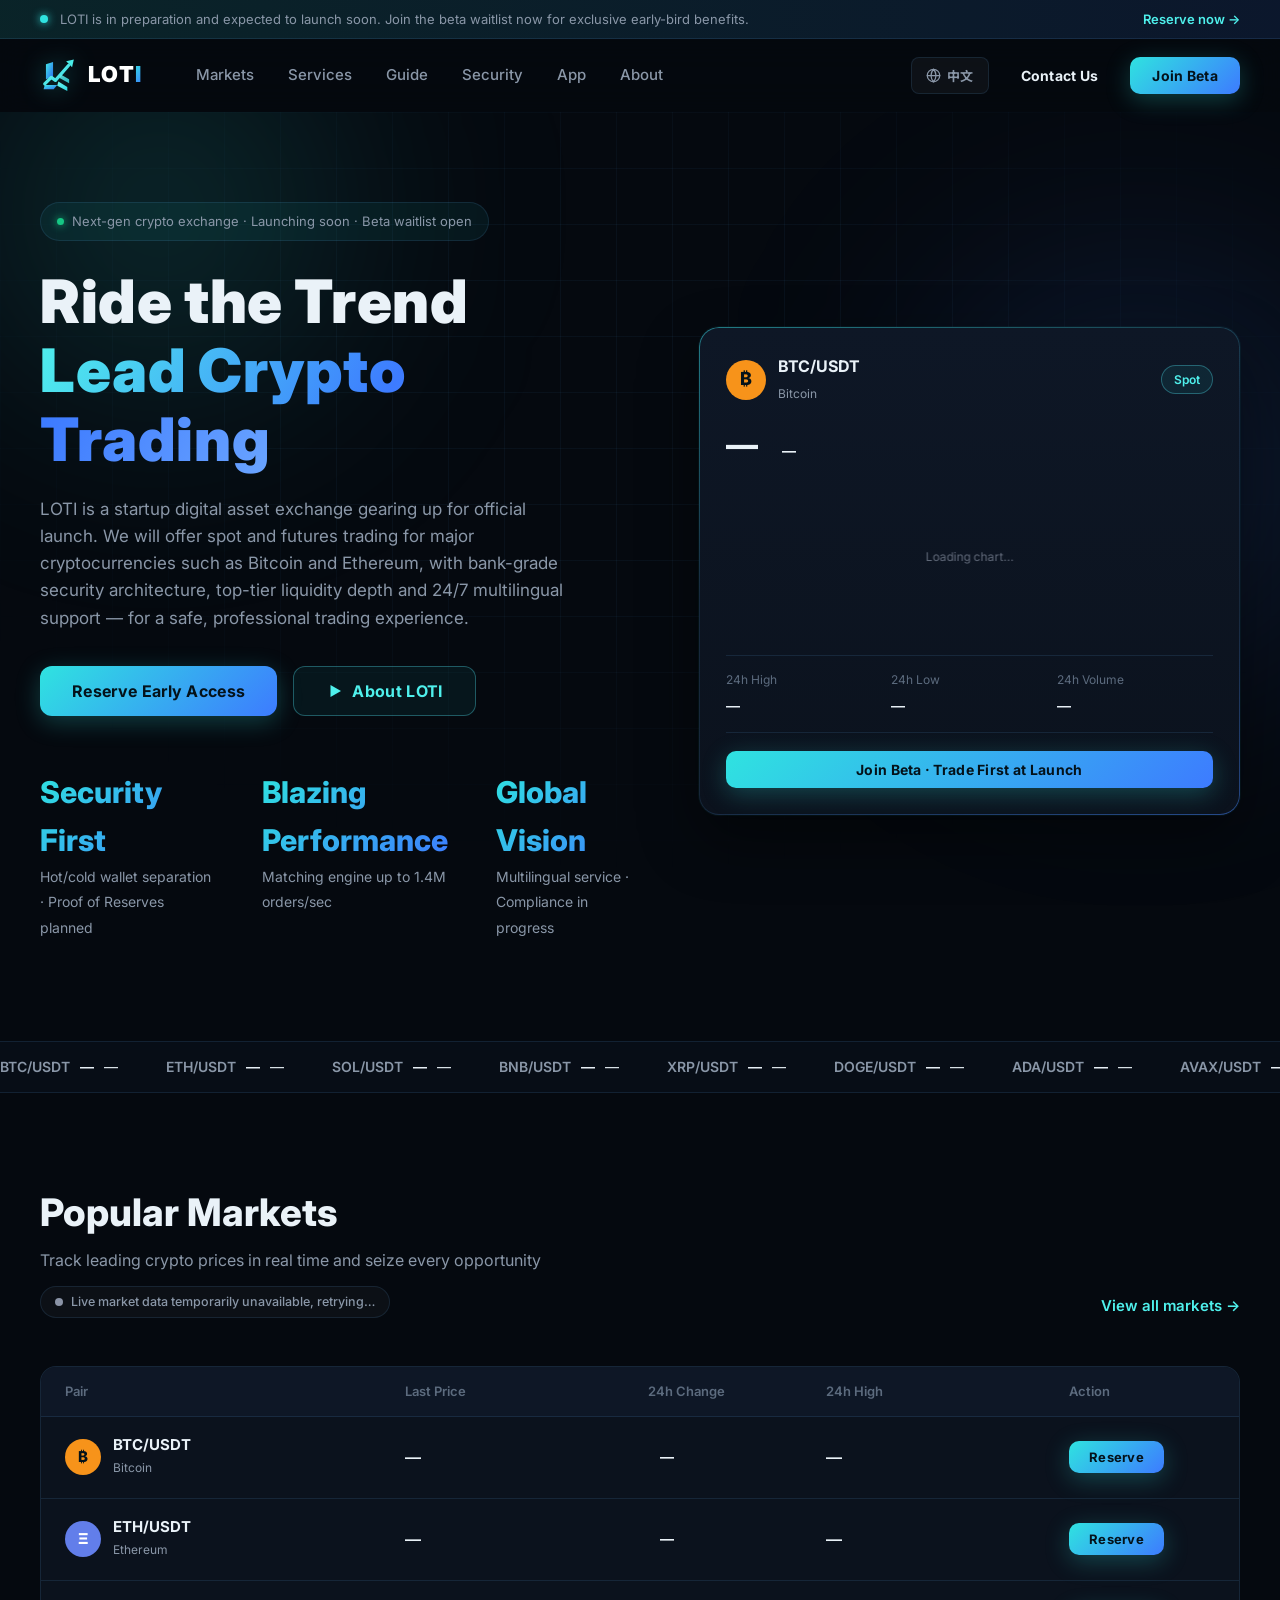
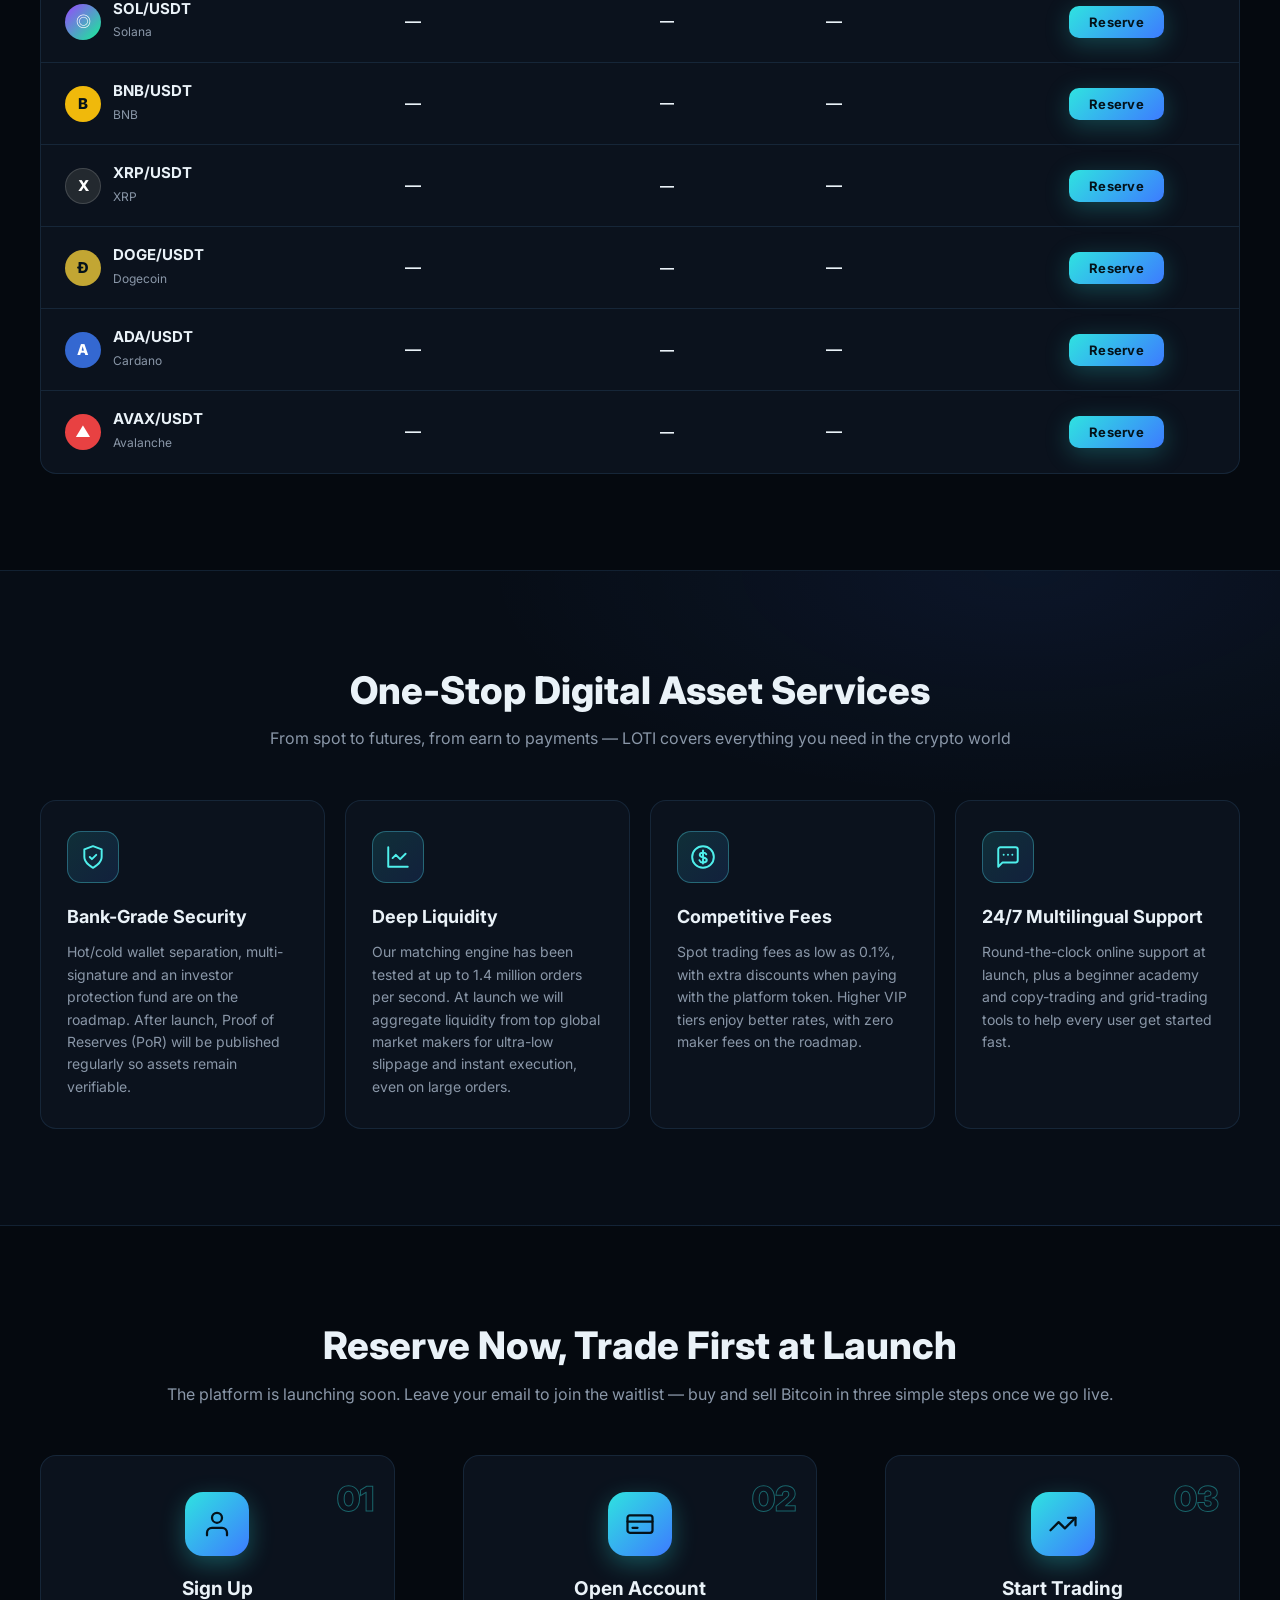
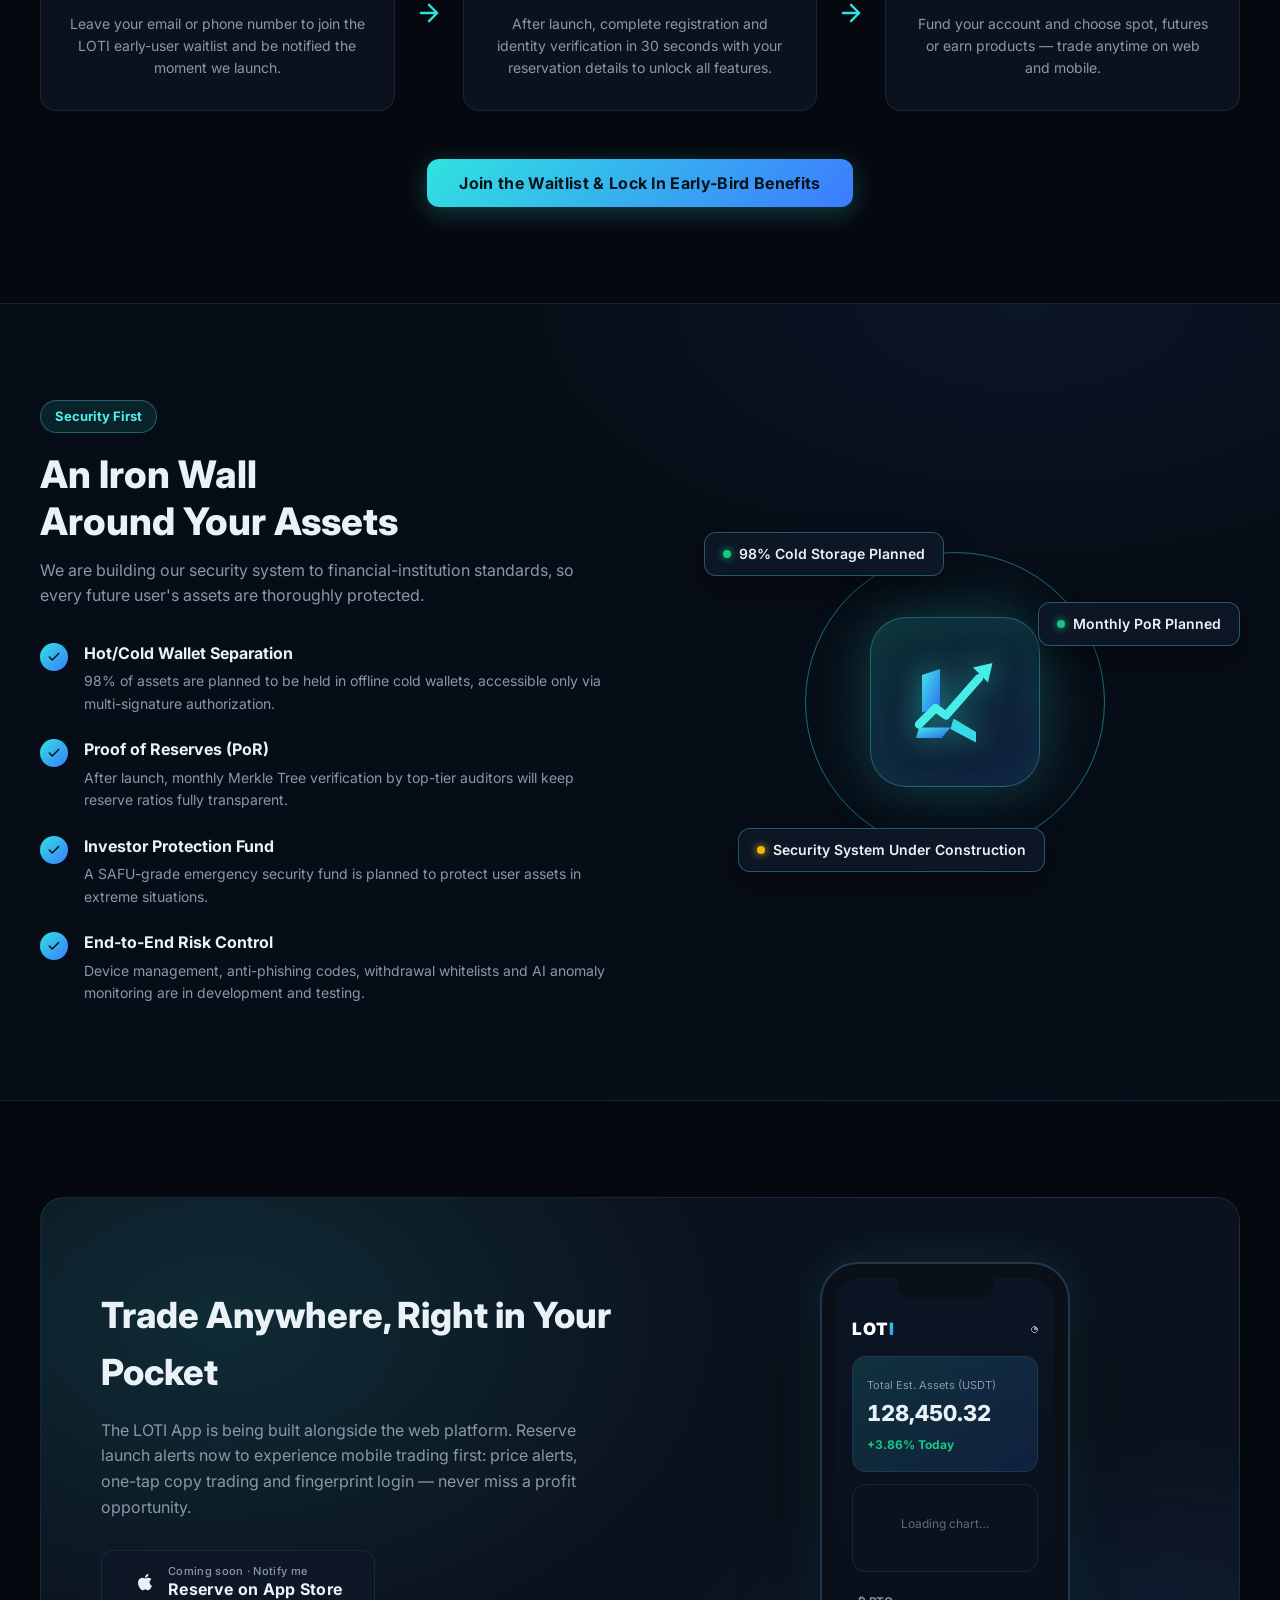
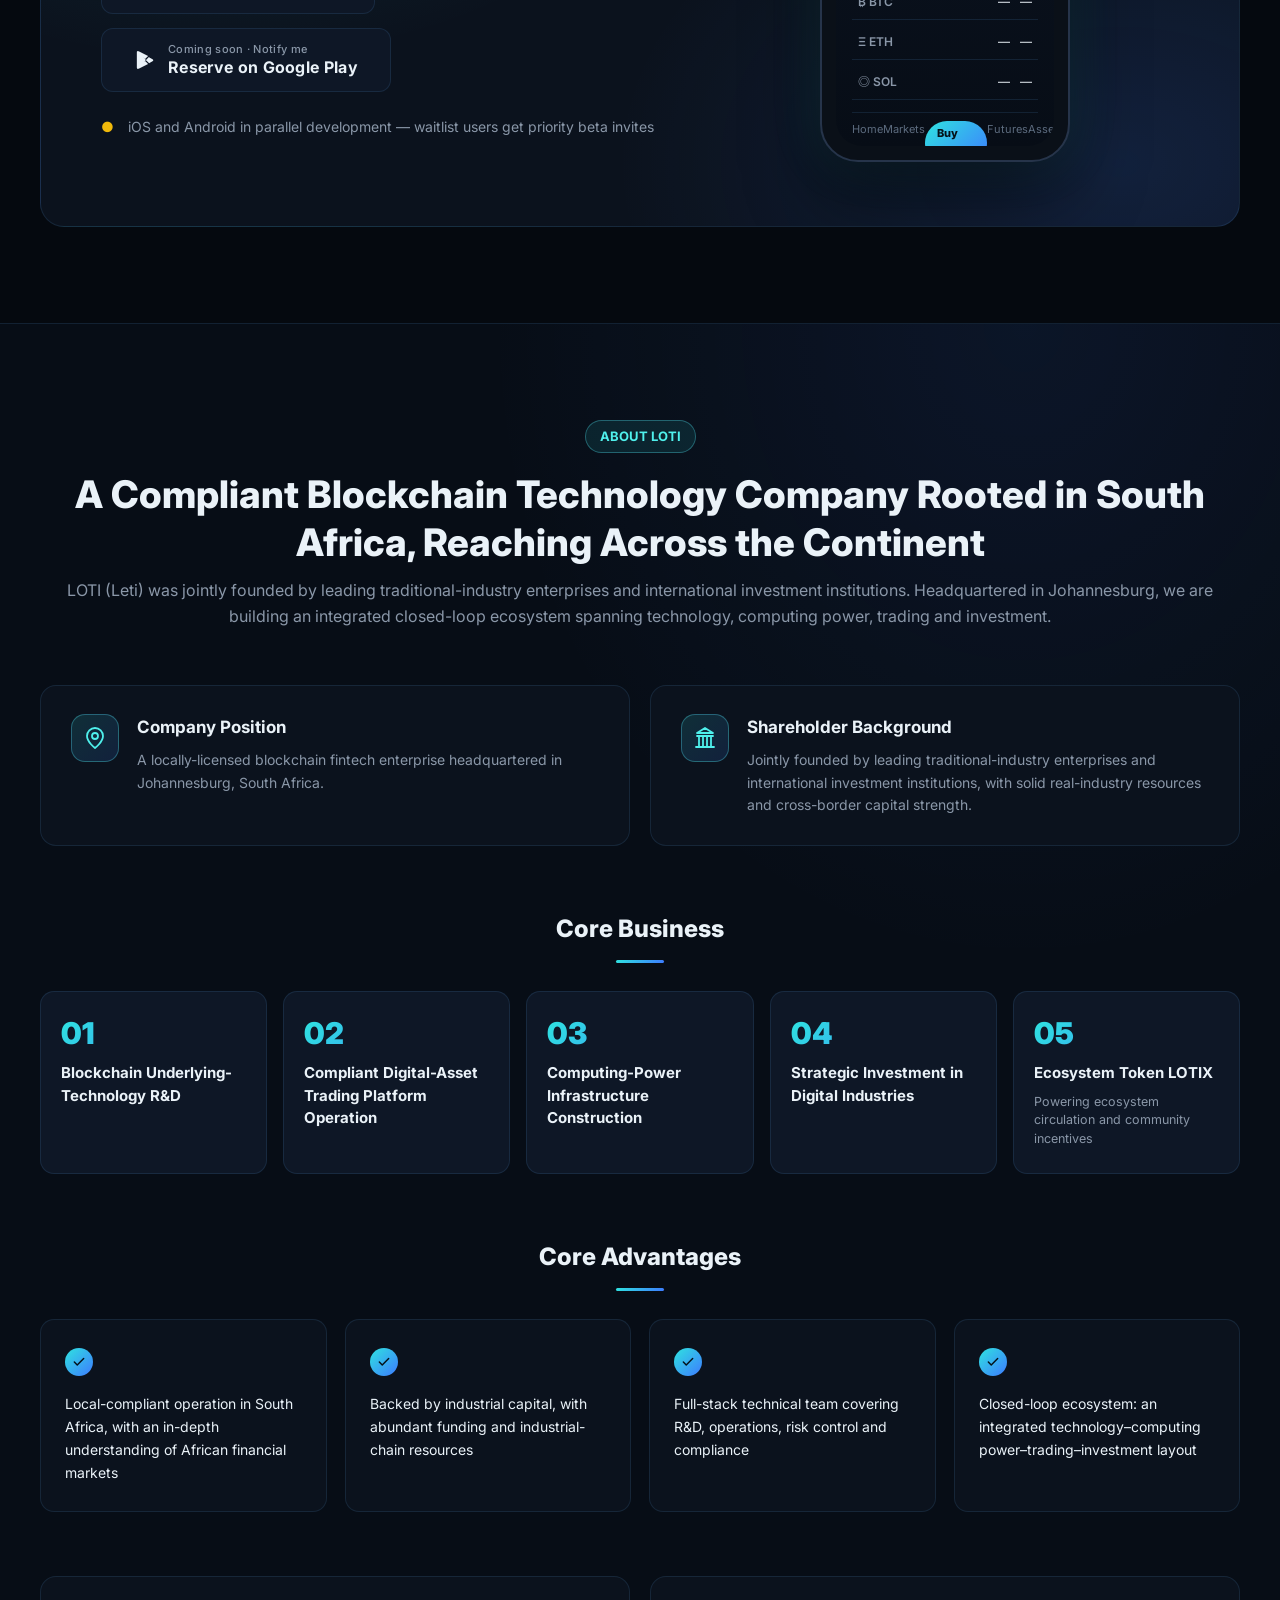
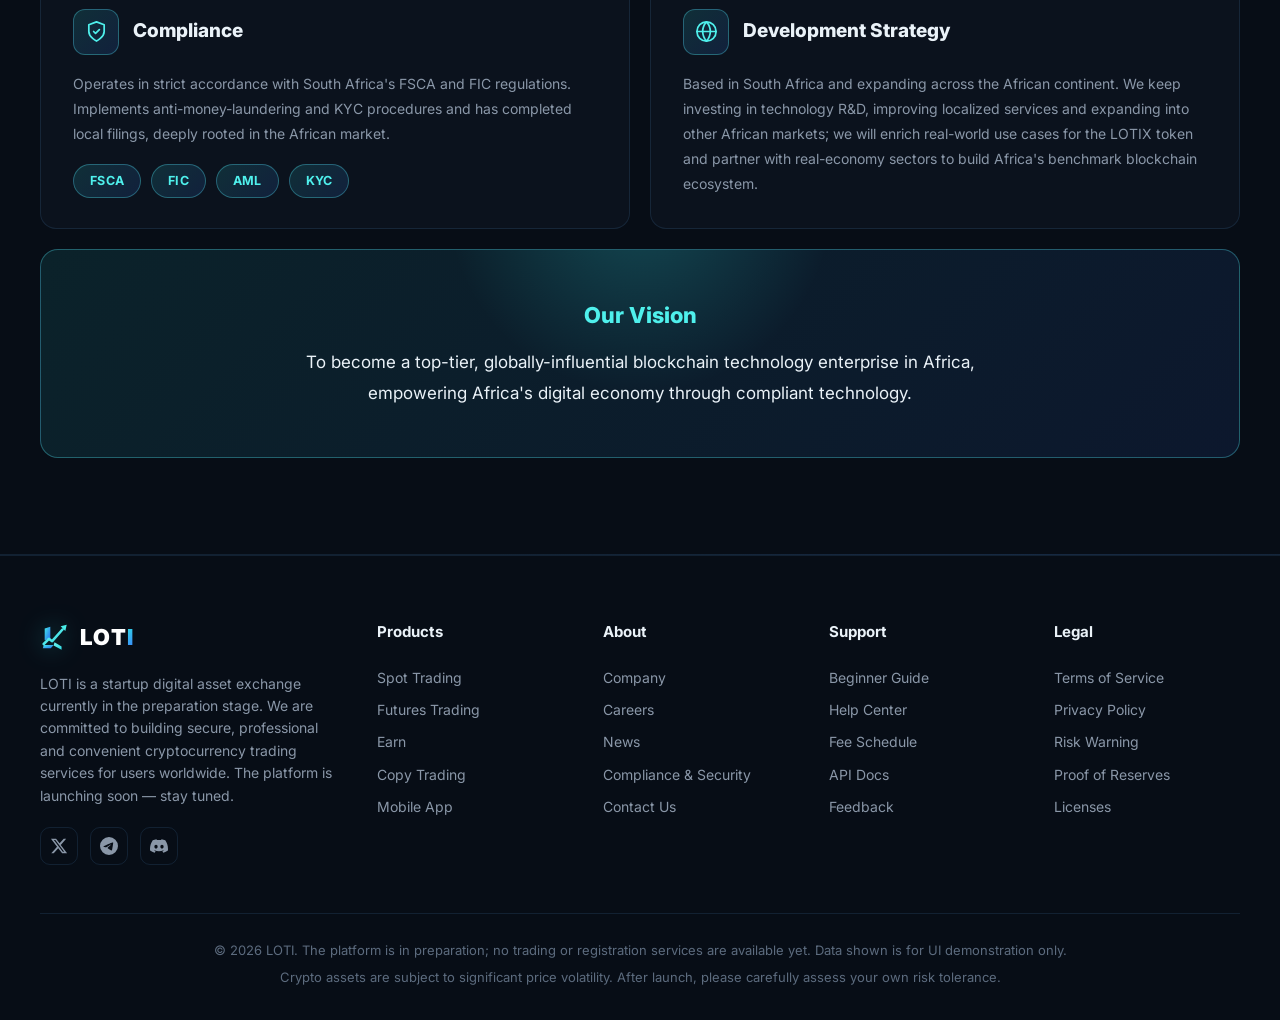
<file: index.html>
<!DOCTYPE html>
<html lang="zh-CN">
<head>
  <meta charset="UTF-8" />
  <meta name="viewport" content="width=device-width, initial-scale=1.0" />
  <title>LOTI 乐缇 — 即将上线的数字资产交易平台 · 内测预约</title>
  <meta name="description" content="LOTI 乐缇是一家正在筹备中的数字资产交易平台，即将提供安全、专业、便捷的比特币、以太坊等加密货币现货与合约交易服务，内测预约现已开启。" />
  <link rel="icon" href="data:image/svg+xml,%3Csvg xmlns='http://www.w3.org/2000/svg' viewBox='0 0 128 128'%3E%3Cdefs%3E%3ClinearGradient id='g' x1='0' y1='0' x2='1' y2='1'%3E%3Cstop offset='0' stop-color='%2343E9E8'/%3E%3Cstop offset='1' stop-color='%232A6BF0'/%3E%3C/linearGradient%3E%3C/defs%3E%3Cpolygon points='20,28 44,20 44,70 20,78' fill='url(%23g)'/%3E%3Cpath d='M16,94 L38,72 L52,82 L96,32' stroke='%2349EDE8' stroke-width='11' fill='none' stroke-linecap='round' stroke-linejoin='round'/%3E%3Cpolygon points='88,18 114,12 108,38' fill='%2349EDE8'/%3E%3Cpolygon points='16,98 58,98 46,112 12,112' fill='url(%23g)'/%3E%3Cpolygon points='62,86 92,104 92,118 58,100' fill='%2337D8E8'/%3E%3C/svg%3E" />
  <link rel="preconnect" href="https://fonts.googleapis.com" />
  <link rel="preconnect" href="https://fonts.gstatic.com" crossorigin />
  <link href="https://fonts.googleapis.com/css2?family=Inter:wght@400;500;600;700;800;900&family=Noto+Sans+SC:wght@400;500;700;900&display=swap" rel="stylesheet" />
  <link rel="stylesheet" href="css/style.css" />
</head>
<body>

  <!-- 公告条 -->
  <div class="announce-bar">
    <div class="container announce-inner">
      <span class="announce-dot"></span>
      <p class="announce-text" data-i18n="announce_text">LOTI 平台正在筹备中，预计近期正式上线。现在预约内测，可享早期用户专属权益。</p>
      <a href="#start" class="announce-link" data-i18n="announce_link">立即预约 &rarr;</a>
    </div>
  </div>

  <!-- 导航栏 -->
  <header class="header" id="header">
    <div class="container nav-inner">
      <a href="#" class="logo" aria-label="LOTI 首页">
        <svg class="logo-mark" viewBox="0 0 128 128" width="38" height="38" aria-hidden="true">
          <defs>
            <linearGradient id="logoGradA" x1="0" y1="0" x2="1" y2="1">
              <stop offset="0" stop-color="#43E9E8"/><stop offset="1" stop-color="#2A6BF0"/>
            </linearGradient>
            <linearGradient id="logoGradB" x1="0" y1="0" x2="1" y2="1">
              <stop offset="0" stop-color="#6FF5F0"/><stop offset="1" stop-color="#2FD9E2"/>
            </linearGradient>
          </defs>
          <polygon points="20,28 44,20 44,70 20,78" fill="url(#logoGradA)"/>
          <path d="M16,94 L38,72 L52,82 L96,32" stroke="url(#logoGradB)" stroke-width="11" fill="none" stroke-linecap="round" stroke-linejoin="round"/>
          <polygon points="88,18 114,12 108,38" fill="#49EDE8"/>
          <polygon points="16,98 58,98 46,112 12,112" fill="url(#logoGradA)"/>
          <polygon points="62,86 92,104 92,118 58,100" fill="url(#logoGradB)"/>
          <polygon points="70,62 98,78 98,92 66,74" fill="url(#logoGradB)" opacity="0.85"/>
        </svg>
        <span class="logo-text">LOT<em>I</em></span>
      </a>

      <nav class="nav-links" id="navLinks">
        <a href="#markets" class="nav-link" data-i18n="nav_markets">行情</a>
        <a href="#features" class="nav-link" data-i18n="nav_features">服务</a>
        <a href="#start" class="nav-link" data-i18n="nav_guide">新手指南</a>
        <a href="#security" class="nav-link" data-i18n="nav_security">安全保障</a>
        <a href="#app" class="nav-link" data-i18n="nav_app">App 预约</a>
        <a href="#about" class="nav-link" data-i18n="nav_about">关于我们</a>
      </nav>

      <div class="nav-actions">
        <button class="lang-switch" id="langSwitch" type="button" aria-label="Switch language / 切换语言">
          <svg width="15" height="15" viewBox="0 0 24 24" fill="none" stroke="currentColor" stroke-width="2" stroke-linecap="round" stroke-linejoin="round" aria-hidden="true"><circle cx="12" cy="12" r="10"/><path d="M2 12h20"/><path d="M12 2a15.3 15.3 0 0 1 4 10 15.3 15.3 0 0 1-4 10 15.3 15.3 0 0 1-4-10 15.3 15.3 0 0 1 4-10z"/></svg>
          <span class="lang-label">EN</span>
        </button>
        <button class="btn btn-ghost" type="button" data-i18n="nav_contact">联系我们</button>
        <button class="btn btn-primary" type="button" data-i18n="nav_reserve">预约内测</button>
      </div>

      <button class="nav-toggle" id="navToggle" aria-label="打开菜单" aria-expanded="false">
        <span></span><span></span><span></span>
      </button>
    </div>
  </header>

  <!-- 移动端菜单 -->
  <div class="mobile-menu" id="mobileMenu">
    <a href="#markets" class="mobile-link" data-i18n="nav_markets">行情</a>
    <a href="#features" class="mobile-link" data-i18n="nav_features">服务</a>
    <a href="#start" class="mobile-link" data-i18n="nav_guide">新手指南</a>
    <a href="#security" class="mobile-link" data-i18n="nav_security">安全保障</a>
    <a href="#app" class="mobile-link" data-i18n="nav_app">App 预约</a>
    <a href="#about" class="mobile-link" data-i18n="nav_about">关于我们</a>
    <div class="mobile-actions">
      <button class="lang-switch lang-switch-mobile" type="button">
        <svg width="15" height="15" viewBox="0 0 24 24" fill="none" stroke="currentColor" stroke-width="2" stroke-linecap="round" stroke-linejoin="round" aria-hidden="true"><circle cx="12" cy="12" r="10"/><path d="M2 12h20"/><path d="M12 2a15.3 15.3 0 0 1 4 10 15.3 15.3 0 0 1-4 10 15.3 15.3 0 0 1-4-10 15.3 15.3 0 0 1 4-10z"/></svg>
        <span class="lang-label">EN</span>
      </button>
      <button class="btn btn-ghost" type="button" data-i18n="nav_contact">联系我们</button>
      <button class="btn btn-primary" type="button" data-i18n="mobile_reserve">立即预约内测</button>
    </div>
  </div>

  <main>
    <!-- Hero -->
    <section class="hero">
      <div class="hero-glow hero-glow-1"></div>
      <div class="hero-glow hero-glow-2"></div>
      <div class="hero-grid-bg" aria-hidden="true"></div>
      <div class="container hero-inner">
        <div class="hero-copy reveal">
          <div class="hero-badge">
            <span class="badge-live"></span>
            <span data-i18n="hero_badge">全新数字资产交易平台 · 即将上线 · 内测预约已开启</span>
          </div>
          <h1 class="hero-title">
            <span data-i18n="hero_title_1">把握趋势</span><br />
            <span class="text-gradient" data-i18n="hero_title_2">领跑数字资产交易</span>
          </h1>
          <p class="hero-desc" data-i18n="hero_desc">
            LOTI 乐缇是一家初创数字资产交易平台，正在为正式上线全力筹备。
            未来我们将提供比特币、以太坊等主流加密货币的现货与合约交易服务，
            以银行级安全架构、顶级交易深度与 7&times;24 小时中文客服，打造安心、专业的交易体验。
          </p>
          <div class="hero-cta">
            <button class="btn btn-primary btn-lg" type="button" data-i18n="hero_cta_primary">预约抢先体验</button>
            <button class="btn btn-outline btn-lg" type="button">
              <svg width="18" height="18" viewBox="0 0 24 24" fill="currentColor"><polygon points="6 4 20 12 6 20 6 4"></polygon></svg>
              <span data-i18n="hero_cta_secondary">了解 LOTI</span>
            </button>
          </div>
          <div class="hero-stats">
            <div class="hero-stat">
              <strong data-i18n="stat_security_t">安全架构</strong>
              <span data-i18n="stat_security_d">冷热钱包分离 · 储备金证明规划</span>
            </div>
            <div class="hero-stat">
              <strong data-i18n="stat_perf_t">极致性能</strong>
              <span data-i18n="stat_perf_d">每秒 140 万笔撮合引擎</span>
            </div>
            <div class="hero-stat">
              <strong data-i18n="stat_global_t">全球视野</strong>
              <span data-i18n="stat_global_d">多语种服务 · 合规布局中</span>
            </div>
          </div>
        </div>

        <!-- Hero 交易卡片 -->
        <div class="hero-card reveal">
          <div class="ticker-card">
            <div class="ticker-head">
              <div class="ticker-coin">
                <span class="coin-icon coin-btc">&#8383;</span>
                <div>
                  <strong>BTC/USDT</strong>
                  <small data-i18n="coin_btc">比特币</small>
                </div>
              </div>
              <span class="ticker-tag" data-i18n="ticker_spot">现货</span>
            </div>
            <div class="ticker-price">
              <span id="heroPrice">&mdash;</span>
              <span class="ticker-change" id="heroChange">&mdash;</span>
            </div>
            <canvas id="heroChart" width="420" height="160" data-i18n-label="chart_aria" aria-label="BTC 价格走势图"></canvas>
            <div class="ticker-foot">
              <div><small data-i18n="ticker_high">24h 最高</small><strong id="heroHigh">&mdash;</strong></div>
              <div><small data-i18n="ticker_low">24h 最低</small><strong id="heroLow">&mdash;</strong></div>
              <div><small data-i18n="ticker_vol">24h 量</small><strong id="heroVol">&mdash;</strong></div>
            </div>
            <button class="btn btn-primary btn-block" type="button" data-i18n="ticker_cta">预约内测 · 上线优先交易</button>
          </div>
        </div>
      </div>
    </section>

    <!-- 滚动行情条 -->
    <div class="marquee" aria-hidden="true">
      <div class="marquee-track" id="marqueeTrack"></div>
    </div>

    <!-- 热门行情 -->
    <section class="section" id="markets">
      <div class="container">
        <div class="section-head reveal">
          <div>
            <h2 class="section-title" data-i18n="markets_title">热门市场行情</h2>
            <p class="section-sub" data-i18n="markets_sub">实时追踪主流加密货币价格，把握每一个交易机会</p>
            <div class="live-source" id="liveSource">
              <span class="live-dot"></span>
              <span id="liveSourceText" data-i18n="live_loading">实时行情连接中…</span>
            </div>
          </div>
          <a href="#" class="section-more" data-i18n="markets_more">查看全部市场 &rarr;</a>
        </div>

        <div class="market-table reveal">
          <div class="market-row market-row-head">
            <span class="col-coin" data-i18n="th_coin">币种</span>
            <span class="col-price" data-i18n="th_price">最新价格</span>
            <span class="col-change" data-i18n="th_change">24h 涨跌</span>
            <span class="col-high" data-i18n="th_high">24h 最高</span>
            <span class="col-action" data-i18n="th_action">操作</span>
          </div>
          <div id="marketRows"><!-- JS 渲染 --></div>
        </div>
      </div>
    </section>

    <!-- 核心服务 -->
    <section class="section section-alt" id="features">
      <div class="container">
        <div class="section-head section-head-center reveal">
          <div>
            <h2 class="section-title" data-i18n="features_title">一站式数字资产服务</h2>
            <p class="section-sub" data-i18n="features_sub">从现货到合约，从理财到支付，LOTI 满足你对加密世界的全部需求</p>
          </div>
        </div>

        <div class="feature-grid">
          <article class="feature-card reveal">
            <div class="feature-icon">
              <svg viewBox="0 0 24 24" fill="none" stroke="currentColor" stroke-width="1.8" stroke-linecap="round" stroke-linejoin="round"><path d="M12 22s8-4 8-10V5l-8-3-8 3v7c0 6 8 10 8 10z"/><path d="m9 12 2 2 4-4"/></svg>
            </div>
            <h3 data-i18n="f1_t">银行级安全保障</h3>
            <p data-i18n="f1_p">规划冷热钱包分离、多重签名与投资者保护基金；上线后将定期公开储备金证明（PoR），资产安全可查可验。</p>
          </article>

          <article class="feature-card reveal">
            <div class="feature-icon">
              <svg viewBox="0 0 24 24" fill="none" stroke="currentColor" stroke-width="1.8" stroke-linecap="round" stroke-linejoin="round"><path d="M3 3v18h18"/><path d="m19 9-5 5-4-4-3 3"/></svg>
            </div>
            <h3 data-i18n="f2_t">极致交易深度</h3>
            <p data-i18n="f2_p">撮合引擎实测每秒可处理 140 万笔订单；上线后将聚合全球顶级做市商流动性，大额交易也能滑点极低、成交极速。</p>
          </article>

          <article class="feature-card reveal">
            <div class="feature-icon">
              <svg viewBox="0 0 24 24" fill="none" stroke="currentColor" stroke-width="1.8" stroke-linecap="round" stroke-linejoin="round"><circle cx="12" cy="12" r="10"/><path d="M12 6v12M15 9.5a3 3 0 0 0-3-1.5c-1.7 0-3 .9-3 2.2 0 3 6.5 1.6 6.5 4.6 0 1.3-1.5 2.2-3.5 2.2a3.2 3.2 0 0 1-3.3-2"/></svg>
            </div>
            <h3 data-i18n="f3_t">极具竞争力费率</h3>
            <p data-i18n="f3_p">现货手续费将低至 0.1%，平台币抵扣再享折扣；VIP 等级越高费率越优，maker 挂单有望享受零费率。</p>
          </article>

          <article class="feature-card reveal">
            <div class="feature-icon">
              <svg viewBox="0 0 24 24" fill="none" stroke="currentColor" stroke-width="1.8" stroke-linecap="round" stroke-linejoin="round"><path d="M21 15a2 2 0 0 1-2 2H7l-4 4V5a2 2 0 0 1 2-2h14a2 2 0 0 1 2 2z"/><path d="M8 10h.01M12 10h.01M16 10h.01"/></svg>
            </div>
            <h3 data-i18n="f4_t">7&times;24 多语言客服</h3>
            <p data-i18n="f4_p">上线后提供全天候在线支持，并配备新手学院、跟单与网格交易工具，帮助每位用户快速上手。</p>
          </article>
        </div>
      </div>
    </section>

    <!-- 三步开始 -->
    <section class="section" id="start">
      <div class="container">
        <div class="section-head section-head-center reveal">
          <div>
            <h2 class="section-title" data-i18n="start_title">现在预约，上线快人一步</h2>
            <p class="section-sub" data-i18n="start_sub">平台即将上线，留下邮箱加入候补名单，上线后简单三步即可买卖比特币</p>
          </div>
        </div>

        <div class="steps">
          <div class="step-item reveal">
            <div class="step-num">01</div>
            <div class="step-icon">
              <svg viewBox="0 0 24 24" fill="none" stroke="currentColor" stroke-width="1.8" stroke-linecap="round" stroke-linejoin="round"><path d="M20 21v-2a4 4 0 0 0-4-4H8a4 4 0 0 0-4 4v2"/><circle cx="12" cy="7" r="4"/></svg>
            </div>
            <h3 data-i18n="step1_t">预约登记</h3>
            <p data-i18n="step1_p">留下你的邮箱或手机号，加入 LOTI 早期用户候补名单，上线第一时间通知你。</p>
          </div>
          <div class="step-arrow reveal" aria-hidden="true">
            <svg viewBox="0 0 24 24" fill="none" stroke="currentColor" stroke-width="2" stroke-linecap="round" stroke-linejoin="round"><path d="M5 12h14M12 5l7 7-7 7"/></svg>
          </div>
          <div class="step-item reveal">
            <div class="step-num">02</div>
            <div class="step-icon">
              <svg viewBox="0 0 24 24" fill="none" stroke="currentColor" stroke-width="1.8" stroke-linecap="round" stroke-linejoin="round"><rect x="2" y="5" width="20" height="14" rx="2"/><path d="M2 10h20M6 15h4"/></svg>
            </div>
            <h3 data-i18n="step2_t">账户开通</h3>
            <p data-i18n="step2_p">平台上线后，凭预约信息 30 秒完成注册与实名认证，即可解锁全部功能。</p>
          </div>
          <div class="step-arrow reveal" aria-hidden="true">
            <svg viewBox="0 0 24 24" fill="none" stroke="currentColor" stroke-width="2" stroke-linecap="round" stroke-linejoin="round"><path d="M5 12h14M12 5l7 7-7 7"/></svg>
          </div>
          <div class="step-item reveal">
            <div class="step-num">03</div>
            <div class="step-icon">
              <svg viewBox="0 0 24 24" fill="none" stroke="currentColor" stroke-width="1.8" stroke-linecap="round" stroke-linejoin="round"><path d="M22 7 13.5 15.5 8.5 10.5 2 17"/><path d="M16 7h6v6"/></svg>
            </div>
            <h3 data-i18n="step3_t">开始交易</h3>
            <p data-i18n="step3_p">充值资金后，现货、合约、理财任你选择，随时随地在网页与 App 端下单交易。</p>
          </div>
        </div>

        <div class="start-cta reveal">
          <button class="btn btn-primary btn-lg" type="button" data-i18n="start_cta">加入候补名单，锁定早期用户权益</button>
        </div>
      </div>
    </section>

    <!-- 安全保障 -->
    <section class="section section-alt" id="security">
      <div class="container security-inner">
        <div class="security-copy reveal">
          <div class="section-tag" data-i18n="security_tag">安全第一</div>
          <h2 class="section-title"><span data-i18n="security_title_1">为你的资产</span><br /><span data-i18n="security_title_2">构建铜墙铁壁</span></h2>
          <p class="section-sub" data-i18n="security_sub">我们正以金融机构级标准构建安全体系，致力于让未来每一位用户的资产都得到妥善守护。</p>
          <ul class="security-list">
            <li>
              <span class="check-icon"><svg viewBox="0 0 24 24" fill="none" stroke="currentColor" stroke-width="2.5" stroke-linecap="round" stroke-linejoin="round"><path d="M20 6 9 17l-5-5"/></svg></span>
              <div><strong data-i18n="sec1_t">冷热钱包分离架构</strong><p data-i18n="sec1_p">规划 98% 资产存储于离线冷钱包，动用需多重签名授权。</p></div>
            </li>
            <li>
              <span class="check-icon"><svg viewBox="0 0 24 24" fill="none" stroke="currentColor" stroke-width="2.5" stroke-linecap="round" stroke-linejoin="round"><path d="M20 6 9 17l-5-5"/></svg></span>
              <div><strong data-i18n="sec2_t">储备金证明（PoR）</strong><p data-i18n="sec2_p">上线后每月由顶级审计机构以 Merkle Tree 验证，储备率公开透明。</p></div>
            </li>
            <li>
              <span class="check-icon"><svg viewBox="0 0 24 24" fill="none" stroke="currentColor" stroke-width="2.5" stroke-linecap="round" stroke-linejoin="round"><path d="M20 6 9 17l-5-5"/></svg></span>
              <div><strong data-i18n="sec3_t">投资者保护基金规划</strong><p data-i18n="sec3_p">规划设立 SAFU 级紧急安全基金，为极端情况下的用户资产提供保障。</p></div>
            </li>
            <li>
              <span class="check-icon"><svg viewBox="0 0 24 24" fill="none" stroke="currentColor" stroke-width="2.5" stroke-linecap="round" stroke-linejoin="round"><path d="M20 6 9 17l-5-5"/></svg></span>
              <div><strong data-i18n="sec4_t">全链路风控系统</strong><p data-i18n="sec4_p">设备管理、反钓鱼码、提现白名单与 AI 异常监测，正在研发测试中。</p></div>
            </li>
          </ul>
        </div>

        <div class="security-visual reveal">
          <div class="shield-ring ring-1"></div>
          <div class="shield-ring ring-2"></div>
          <div class="shield-core">
            <svg viewBox="0 0 128 128" aria-hidden="true">
              <defs>
                <linearGradient id="shieldGrad" x1="0" y1="0" x2="1" y2="1">
                  <stop offset="0" stop-color="#43E9E8"/><stop offset="1" stop-color="#2A6BF0"/>
                </linearGradient>
              </defs>
              <polygon points="20,28 44,20 44,70 20,78" fill="url(#shieldGrad)"/>
              <path d="M16,94 L38,72 L52,82 L96,32" stroke="#49EDE8" stroke-width="11" fill="none" stroke-linecap="round" stroke-linejoin="round"/>
              <polygon points="88,18 114,12 108,38" fill="#49EDE8"/>
              <polygon points="16,98 58,98 46,112 12,112" fill="url(#shieldGrad)"/>
              <polygon points="62,86 92,104 92,118 58,100" fill="#37D8E8"/>
            </svg>
          </div>
          <div class="float-chip chip-1">
            <span class="chip-dot ok"></span><span data-i18n="chip1">冷钱包 98% 规划</span>
          </div>
          <div class="float-chip chip-2">
            <span class="chip-dot ok"></span><span data-i18n="chip2">PoR 月度公开</span>
          </div>
          <div class="float-chip chip-3">
            <span class="chip-dot warn"></span><span data-i18n="chip3">安全体系建设中</span>
          </div>
        </div>
      </div>
    </section>

    <!-- 下载 App -->
    <section class="section" id="app">
      <div class="container">
        <div class="app-banner reveal">
          <div class="app-copy">
            <h2 data-i18n="app_title">随时随地，交易尽在掌握</h2>
            <p data-i18n="app_sub">LOTI App 正与网页端同步开发中。现在预约上线提醒，上线第一时间体验移动端交易：价格提醒、一键跟单、指纹登录，让盈利机会不再错过。</p>
            <div class="app-btns">
              <button class="btn btn-dark btn-lg" type="button">
                <svg width="22" height="22" viewBox="0 0 24 24" fill="currentColor"><path d="M17.05 20.28c-.98.95-2.05.8-3.08.35-1.09-.46-2.09-.48-3.24 0-1.44.62-2.2.44-3.06-.35C2.79 15.25 3.51 7.59 9.05 7.31c1.35.07 2.29.74 3.08.8 1.18-.24 2.31-.93 3.57-.84 1.51.12 2.65.72 3.4 1.8-3.12 1.87-2.38 5.98.48 7.13-.57 1.5-1.31 2.99-2.54 4.09zM12.03 7.25c-.15-2.23 1.66-4.07 3.74-4.25.29 2.58-2.34 4.5-3.74 4.25z"/></svg>
                <span><small data-i18n="app_btn_small">即将上线 · 预约通知</small><span data-i18n="app_btn_ios">App Store 预约</span></span>
              </button>
              <button class="btn btn-dark btn-lg" type="button">
                <svg width="22" height="22" viewBox="0 0 24 24" fill="currentColor"><path d="M3.6 2.3c-.3.3-.5.8-.5 1.4v16.6c0 .6.2 1.1.5 1.4l.1.1L13 12.1v-.2L3.7 2.2l-.1.1zM16.3 15.4l-3.2-3.2v-.2l3.2-3.2.1.1 3.8 2.2c1.1.6 1.1 1.6 0 2.3l-3.8 2.2-.1-.2zM15.4 16.4l-3.3-3.3L3.9 21.3c.4.4 1 .4 1.7.1l9.8-5zM15.4 7.6 5.6 2.6c-.7-.4-1.3-.3-1.7.1l8.2 8.2 3.3-3.3z"/></svg>
                <span><small data-i18n="app_btn_small2">即将上线 · 预约通知</small><span data-i18n="app_btn_gp">Google Play 预约</span></span>
              </button>
            </div>
            <div class="app-rate">
              <span class="stars">&#9679;</span>
              <span data-i18n="app_rate">iOS / Android 双端同步开发中，预约用户将优先获得内测邀请</span>
            </div>
          </div>

          <div class="app-phone" aria-hidden="true">
            <div class="phone">
              <div class="phone-notch"></div>
              <div class="phone-screen">
                <div class="ph-header">
                  <span class="ph-logo">LOT<em>I</em></span>
                  <span class="ph-bell">&#9684;</span>
                </div>
                <div class="ph-balance">
                  <small data-i18n="ph_balance">总资产估值 (USDT)</small>
                  <strong>128,450.32</strong>
                  <span class="ph-up"><span data-i18n="ph_today">+3.86% 今日</span></span>
                </div>
                <div class="ph-chart">
                  <canvas id="phoneChart" width="240" height="90"></canvas>
                </div>
                <div class="ph-rows">
                  <div class="ph-row" data-phsym="BTC"><span class="ph-coin">&#8383; BTC</span><span class="ph-p">&mdash;</span><span class="ph-chg">&mdash;</span></div>
                  <div class="ph-row" data-phsym="ETH"><span class="ph-coin">&Xi; ETH</span><span class="ph-p">&mdash;</span><span class="ph-chg">&mdash;</span></div>
                  <div class="ph-row" data-phsym="SOL"><span class="ph-coin">&#9678; SOL</span><span class="ph-p">&mdash;</span><span class="ph-chg">&mdash;</span></div>
                </div>
                <div class="ph-nav">
                  <span data-i18n="ph_nav_home">首页</span>
                  <span data-i18n="ph_nav_markets">行情</span>
                  <span class="ph-nav-buy" data-i18n="ph_nav_buy">买币</span>
                  <span data-i18n="ph_nav_futures">合约</span>
                  <span data-i18n="ph_nav_assets">资产</span>
                </div>
              </div>
            </div>
          </div>
        </div>
      </div>
    </section>
    <!-- 关于 LOTI -->
    <section class="section section-alt" id="about">
      <div class="container">
        <div class="section-head section-head-center reveal">
          <div>
            <div class="section-tag" data-i18n="about_tag">关于 LOTI · ABOUT</div>
            <h2 class="section-title" data-i18n="about_title">立足南非 · 辐射全非洲的合规区块链科技企业</h2>
            <p class="section-sub" data-i18n="about_sub">LOTI 乐缇由传统实业龙头企业与国际投资机构联合发起，总部位于约翰内斯堡，构建「技术‑算力‑交易‑投资」一体化闭环生态。</p>
          </div>
        </div>

        <!-- 企业定位 / 股东背景 -->
        <div class="about-intro">
          <article class="about-intro-card reveal">
            <div class="about-intro-icon">
              <svg viewBox="0 0 24 24" fill="none" stroke="currentColor" stroke-width="1.8" stroke-linecap="round" stroke-linejoin="round"><path d="M20 10c0 6-8 12-8 12s-8-6-8-12a8 8 0 0 1 16 0Z"/><circle cx="12" cy="10" r="3"/></svg>
            </div>
            <div>
              <h3 data-i18n="about_position">企业定位</h3>
              <p data-i18n="about_position_p">南非本土持牌区块链金融科技企业，总部位于约翰内斯堡。</p>
            </div>
          </article>
          <article class="about-intro-card reveal">
            <div class="about-intro-icon">
              <svg viewBox="0 0 24 24" fill="none" stroke="currentColor" stroke-width="1.8" stroke-linecap="round" stroke-linejoin="round"><polygon points="12 2 20 7 4 7"/><line x1="4" y1="10" x2="20" y2="10"/><line x1="6" y1="10" x2="6" y2="21"/><line x1="10" y1="10" x2="10" y2="21"/><line x1="14" y1="10" x2="14" y2="21"/><line x1="18" y1="10" x2="18" y2="21"/><line x1="3" y1="21" x2="21" y2="21"/></svg>
            </div>
            <div>
              <h3 data-i18n="about_shareholders">股东背景</h3>
              <p data-i18n="about_shareholders_p">由传统实业龙头企业与国际投资机构联合发起，拥有雄厚实体产业资源与跨境资本实力。</p>
            </div>
          </article>
        </div>

        <!-- 核心业务 -->
        <h3 class="about-block-title reveal" data-i18n="about_biz">核心业务</h3>
        <div class="biz-grid">
          <article class="biz-card reveal">
            <span class="biz-num">01</span>
            <h4 data-i18n="biz1">区块链底层技术研发</h4>
          </article>
          <article class="biz-card reveal">
            <span class="biz-num">02</span>
            <h4 data-i18n="biz2">合规数字资产交易平台运营</h4>
          </article>
          <article class="biz-card reveal">
            <span class="biz-num">03</span>
            <h4 data-i18n="biz3">算力基础设施建设</h4>
          </article>
          <article class="biz-card reveal">
            <span class="biz-num">04</span>
            <h4 data-i18n="biz4">数字产业战略投资</h4>
          </article>
          <article class="biz-card reveal">
            <span class="biz-num">05</span>
            <h4 data-i18n="biz5">生态通证 LOTIX</h4>
            <p data-i18n="biz5_p">承担生态流通、权益激励功能</p>
          </article>
        </div>

        <!-- 核心优势 -->
        <h3 class="about-block-title reveal" data-i18n="about_adv">核心优势</h3>
        <div class="adv-grid">
          <article class="adv-card reveal">
            <span class="check-icon"><svg viewBox="0 0 24 24" fill="none" stroke="currentColor" stroke-width="2.5" stroke-linecap="round" stroke-linejoin="round"><path d="M20 6 9 17l-5-5"/></svg></span>
            <p data-i18n="adv1">南非属地合规运营，熟悉非洲金融市场环境</p>
          </article>
          <article class="adv-card reveal">
            <span class="check-icon"><svg viewBox="0 0 24 24" fill="none" stroke="currentColor" stroke-width="2.5" stroke-linecap="round" stroke-linejoin="round"><path d="M20 6 9 17l-5-5"/></svg></span>
            <p data-i18n="adv2">实业资本加持，资金与产业链资源充足</p>
          </article>
          <article class="adv-card reveal">
            <span class="check-icon"><svg viewBox="0 0 24 24" fill="none" stroke="currentColor" stroke-width="2.5" stroke-linecap="round" stroke-linejoin="round"><path d="M20 6 9 17l-5-5"/></svg></span>
            <p data-i18n="adv3">全栈技术团队，覆盖研发、运维、风控、合规</p>
          </article>
          <article class="adv-card reveal">
            <span class="check-icon"><svg viewBox="0 0 24 24" fill="none" stroke="currentColor" stroke-width="2.5" stroke-linecap="round" stroke-linejoin="round"><path d="M20 6 9 17l-5-5"/></svg></span>
            <p data-i18n="adv4">完整闭环生态：技术‑算力‑交易‑投资一体化布局</p>
          </article>
        </div>

        <!-- 合规资质 / 发展战略 -->
        <div class="about-cols">
          <article class="about-col reveal">
            <div class="about-col-head">
              <span class="about-col-icon">
                <svg viewBox="0 0 24 24" fill="none" stroke="currentColor" stroke-width="1.8" stroke-linecap="round" stroke-linejoin="round"><path d="M12 22s8-4 8-10V5l-8-3-8 3v7c0 6 8 10 8 10z"/><path d="m9 12 2 2 4-4"/></svg>
              </span>
              <h3 data-i18n="about_compliance">合规资质</h3>
            </div>
            <p data-i18n="about_compliance_p">严格遵循南非 FSCA、FIC 监管要求，落实反洗钱、KYC 客户身份核验制度，完成当地相关备案，深耕非洲本土市场。</p>
            <div class="compliance-badges">
              <span class="comp-badge">FSCA</span>
              <span class="comp-badge">FIC</span>
              <span class="comp-badge" data-i18n="comp_aml">AML 反洗钱</span>
              <span class="comp-badge" data-i18n="comp_kyc">KYC 身份核验</span>
            </div>
          </article>
          <article class="about-col reveal">
            <div class="about-col-head">
              <span class="about-col-icon">
                <svg viewBox="0 0 24 24" fill="none" stroke="currentColor" stroke-width="1.8" stroke-linecap="round" stroke-linejoin="round"><circle cx="12" cy="12" r="10"/><path d="M2 12h20"/><path d="M12 2a15.3 15.3 0 0 1 4 10 15.3 15.3 0 0 1-4 10 15.3 15.3 0 0 1-4-10 15.3 15.3 0 0 1 4-10z"/></svg>
              </span>
              <h3 data-i18n="about_strategy">发展战略</h3>
            </div>
            <p data-i18n="about_strategy_p">立足南非，辐射全非洲大陆。持续加大技术研发，完善本地化服务，拓展非洲各国市场；丰富 LOTIX 通证应用场景，联动实体产业，打造非洲标杆区块链生态。</p>
          </article>
        </div>

        <!-- 企业愿景 -->
        <div class="vision-banner reveal">
          <div class="vision-glow" aria-hidden="true"></div>
          <h3 data-i18n="about_vision">企业愿景</h3>
          <p data-i18n="about_vision_p">成为非洲一流、具备全球影响力的区块链科技企业，以合规技术赋能非洲数字经济发展。</p>
        </div>
      </div>
    </section>
  </main>

  <!-- 页脚 -->
  <footer class="footer" id="footer">
    <div class="container">
      <div class="footer-grid">
        <div class="footer-brand">
          <a href="#" class="logo">
            <svg class="logo-mark" viewBox="0 0 128 128" width="30" height="30" aria-hidden="true">
              <polygon points="20,28 44,20 44,70 20,78" fill="url(#logoGradA)"/>
              <path d="M16,94 L38,72 L52,82 L96,32" stroke="url(#logoGradB)" stroke-width="11" fill="none" stroke-linecap="round" stroke-linejoin="round"/>
              <polygon points="88,18 114,12 108,38" fill="#49EDE8"/>
              <polygon points="16,98 58,98 46,112 12,112" fill="url(#logoGradA)"/>
              <polygon points="62,86 92,104 92,118 58,100" fill="url(#logoGradB)"/>
            </svg>
            <span class="logo-text">LOT<em>I</em></span>
          </a>
          <p data-i18n="footer_about">LOTI 乐缇是一家初创数字资产交易平台，目前正处于筹备阶段。我们致力于为全球用户打造安全、专业、便捷的加密货币交易服务，平台即将上线，敬请期待。</p>
          <div class="footer-social">
            <a href="#" aria-label="Twitter / X">
              <svg viewBox="0 0 24 24" fill="currentColor"><path d="M18.244 2.25h3.308l-7.227 8.26 8.502 11.24H16.17l-5.214-6.817L4.99 21.75H1.68l7.73-8.835L1.254 2.25H8.08l4.713 6.231zm-1.161 17.52h1.833L7.084 4.126H5.117z"/></svg>
            </a>
            <a href="#" aria-label="Telegram">
              <svg viewBox="0 0 24 24" fill="currentColor"><path d="M11.944 0A12 12 0 0 0 0 12a12 12 0 0 0 12 12 12 12 0 0 0 12-12A12 12 0 0 0 12 0a12 12 0 0 0-.056 0zm4.962 7.224c.1-.002.321.023.465.14a.506.506 0 0 1 .171.325c.016.093.036.306.02.472-.18 1.898-.962 6.502-1.36 8.627-.168.9-.499 1.201-.82 1.23-.696.065-1.225-.46-1.9-.902-1.056-.693-1.653-1.124-2.678-1.8-1.185-.78-.417-1.21.258-1.91.177-.184 3.247-2.977 3.307-3.23.007-.032.014-.15-.056-.212s-.174-.041-.249-.024c-.106.024-1.793 1.14-5.061 3.345-.48.33-.913.49-1.302.48-.428-.008-1.252-.241-1.865-.44-.752-.245-1.349-.374-1.297-.789.027-.216.325-.437.893-.663 3.498-1.524 5.83-2.529 6.998-3.014 3.332-1.386 4.025-1.627 4.476-1.635z"/></svg>
            </a>
            <a href="#" aria-label="Discord">
              <svg viewBox="0 0 24 24" fill="currentColor"><path d="M20.317 4.369a19.79 19.79 0 0 0-4.885-1.515.074.074 0 0 0-.079.037c-.21.375-.444.864-.608 1.25a18.27 18.27 0 0 0-5.487 0 12.64 12.64 0 0 0-.617-1.25.077.077 0 0 0-.079-.037A19.736 19.736 0 0 0 3.677 4.37a.07.07 0 0 0-.032.027C.533 9.046-.32 13.58.099 18.057a.082.082 0 0 0 .031.057 19.9 19.9 0 0 0 5.993 3.03.078.078 0 0 0 .084-.028 14.09 14.09 0 0 0 1.226-1.994.076.076 0 0 0-.041-.106 13.107 13.107 0 0 1-1.872-.892.077.077 0 0 1-.008-.128c.126-.094.252-.192.372-.291a.074.074 0 0 1 .077-.01c3.928 1.793 8.18 1.793 12.062 0a.074.074 0 0 1 .078.009c.12.099.246.198.373.292a.077.077 0 0 1-.006.127 12.3 12.3 0 0 1-1.873.892.077.077 0 0 0-.041.107c.36.698.772 1.362 1.225 1.993a.076.076 0 0 0 .084.028 19.84 19.84 0 0 0 6.002-3.03.077.077 0 0 0 .032-.054c.5-5.177-.838-9.674-3.549-13.66a.061.061 0 0 0-.031-.03zM8.02 15.33c-1.183 0-2.157-1.085-2.157-2.419 0-1.333.956-2.419 2.157-2.419 1.21 0 2.176 1.096 2.157 2.42 0 1.333-.956 2.418-2.157 2.418zm7.975 0c-1.183 0-2.157-1.085-2.157-2.419 0-1.333.955-2.419 2.157-2.419 1.21 0 2.176 1.096 2.157 2.42 0 1.333-.946 2.418-2.157 2.418z"/></svg>
            </a>
          </div>
        </div>

        <div class="footer-col">
          <h4 data-i18n="fcol_product">产品服务</h4>
          <a href="#markets" data-i18n="f_spot">现货交易</a>
          <a href="#markets" data-i18n="f_futures">合约交易</a>
          <a href="#features" data-i18n="f_earn">理财赚币</a>
          <a href="#features" data-i18n="f_copy">跟单交易</a>
          <a href="#app" data-i18n="f_app">移动 App</a>
        </div>
        <div class="footer-col">
          <h4 data-i18n="fcol_about">关于我们</h4>
          <a href="#" data-i18n="f_company">公司简介</a>
          <a href="#" data-i18n="f_careers">加入我们</a>
          <a href="#" data-i18n="f_news">新闻中心</a>
          <a href="#security" data-i18n="f_compliance">合规与安全</a>
          <a href="#" data-i18n="f_contact">联系我们</a>
        </div>
        <div class="footer-col">
          <h4 data-i18n="fcol_support">支持与帮助</h4>
          <a href="#start" data-i18n="f_guide">新手指南</a>
          <a href="#" data-i18n="f_help">帮助中心</a>
          <a href="#" data-i18n="f_fees">费率说明</a>
          <a href="#" data-i18n="f_api">API 文档</a>
          <a href="#" data-i18n="f_feedback">意见反馈</a>
        </div>
        <div class="footer-col">
          <h4 data-i18n="fcol_legal">合规服务</h4>
          <a href="#" data-i18n="f_terms">服务条款</a>
          <a href="#" data-i18n="f_privacy">隐私政策</a>
          <a href="#" data-i18n="f_risk">风险提示</a>
          <a href="#" data-i18n="f_por">储备金证明</a>
          <a href="#" data-i18n="f_license">牌照信息</a>
        </div>
      </div>

      <div class="footer-bottom">
        <p data-i18n="footer_copy1">&copy; 2026 LOTI 乐缇. 平台正在筹备中，暂未开放任何交易与注册服务，页面数据仅为界面演示。</p>
        <p data-i18n="footer_copy2">加密资产交易存在较大价格波动风险，正式上线后请谨慎评估自身风险承受能力。</p>
      </div>
    </div>
  </footer>

  <script src="js/main.js"></script>
</body>
</html>
</file>
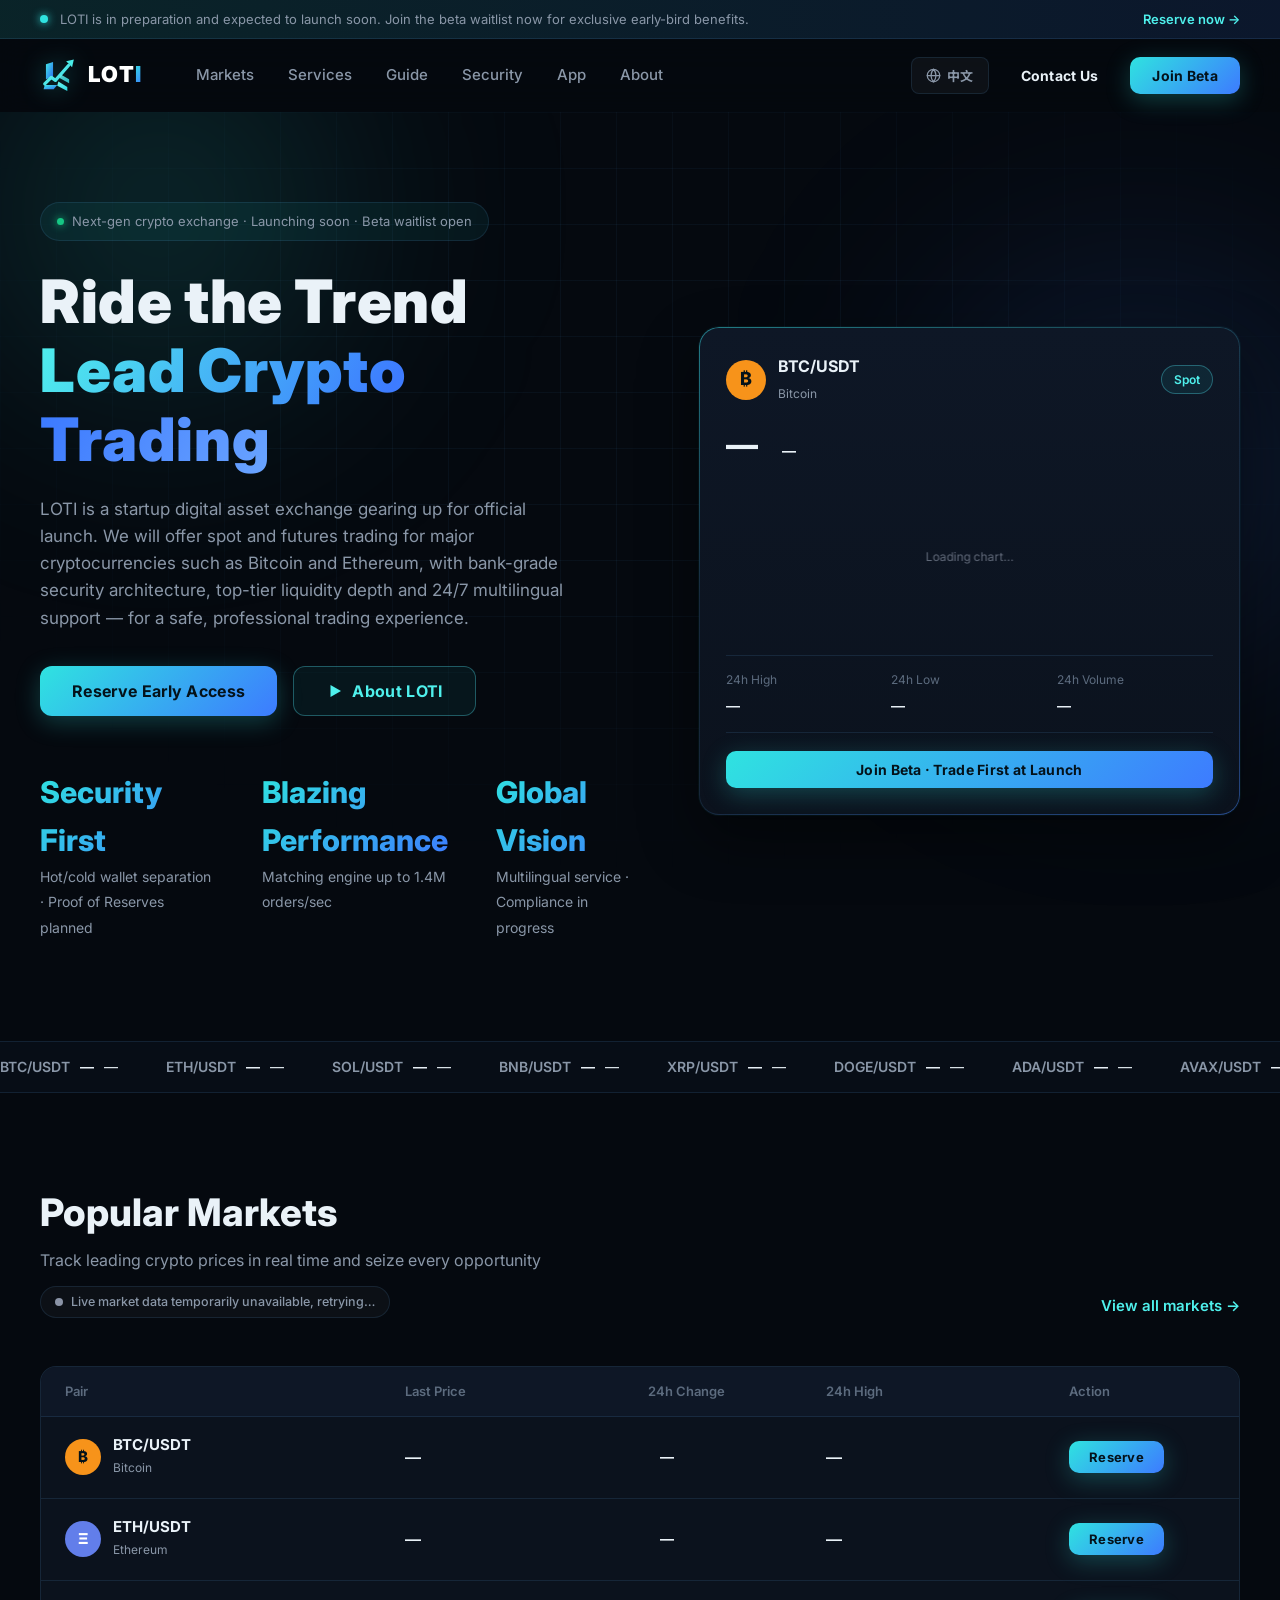
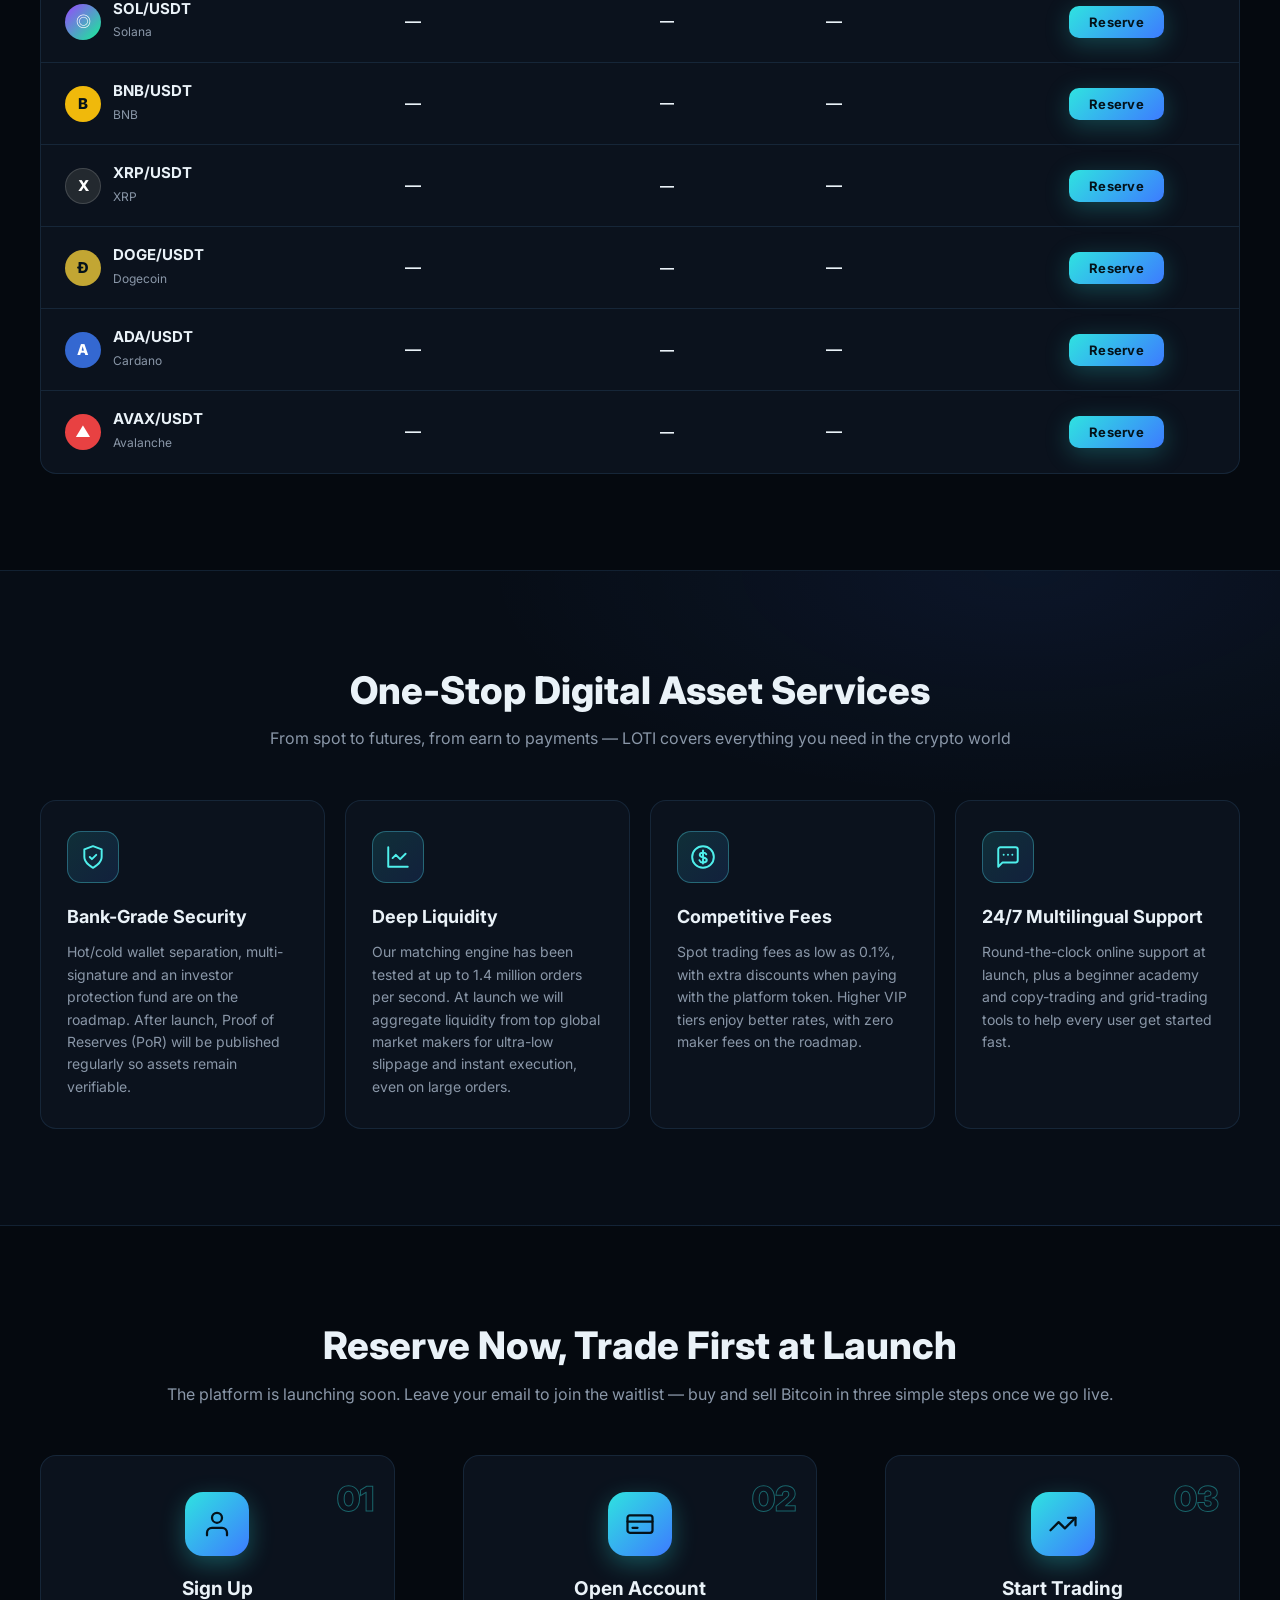
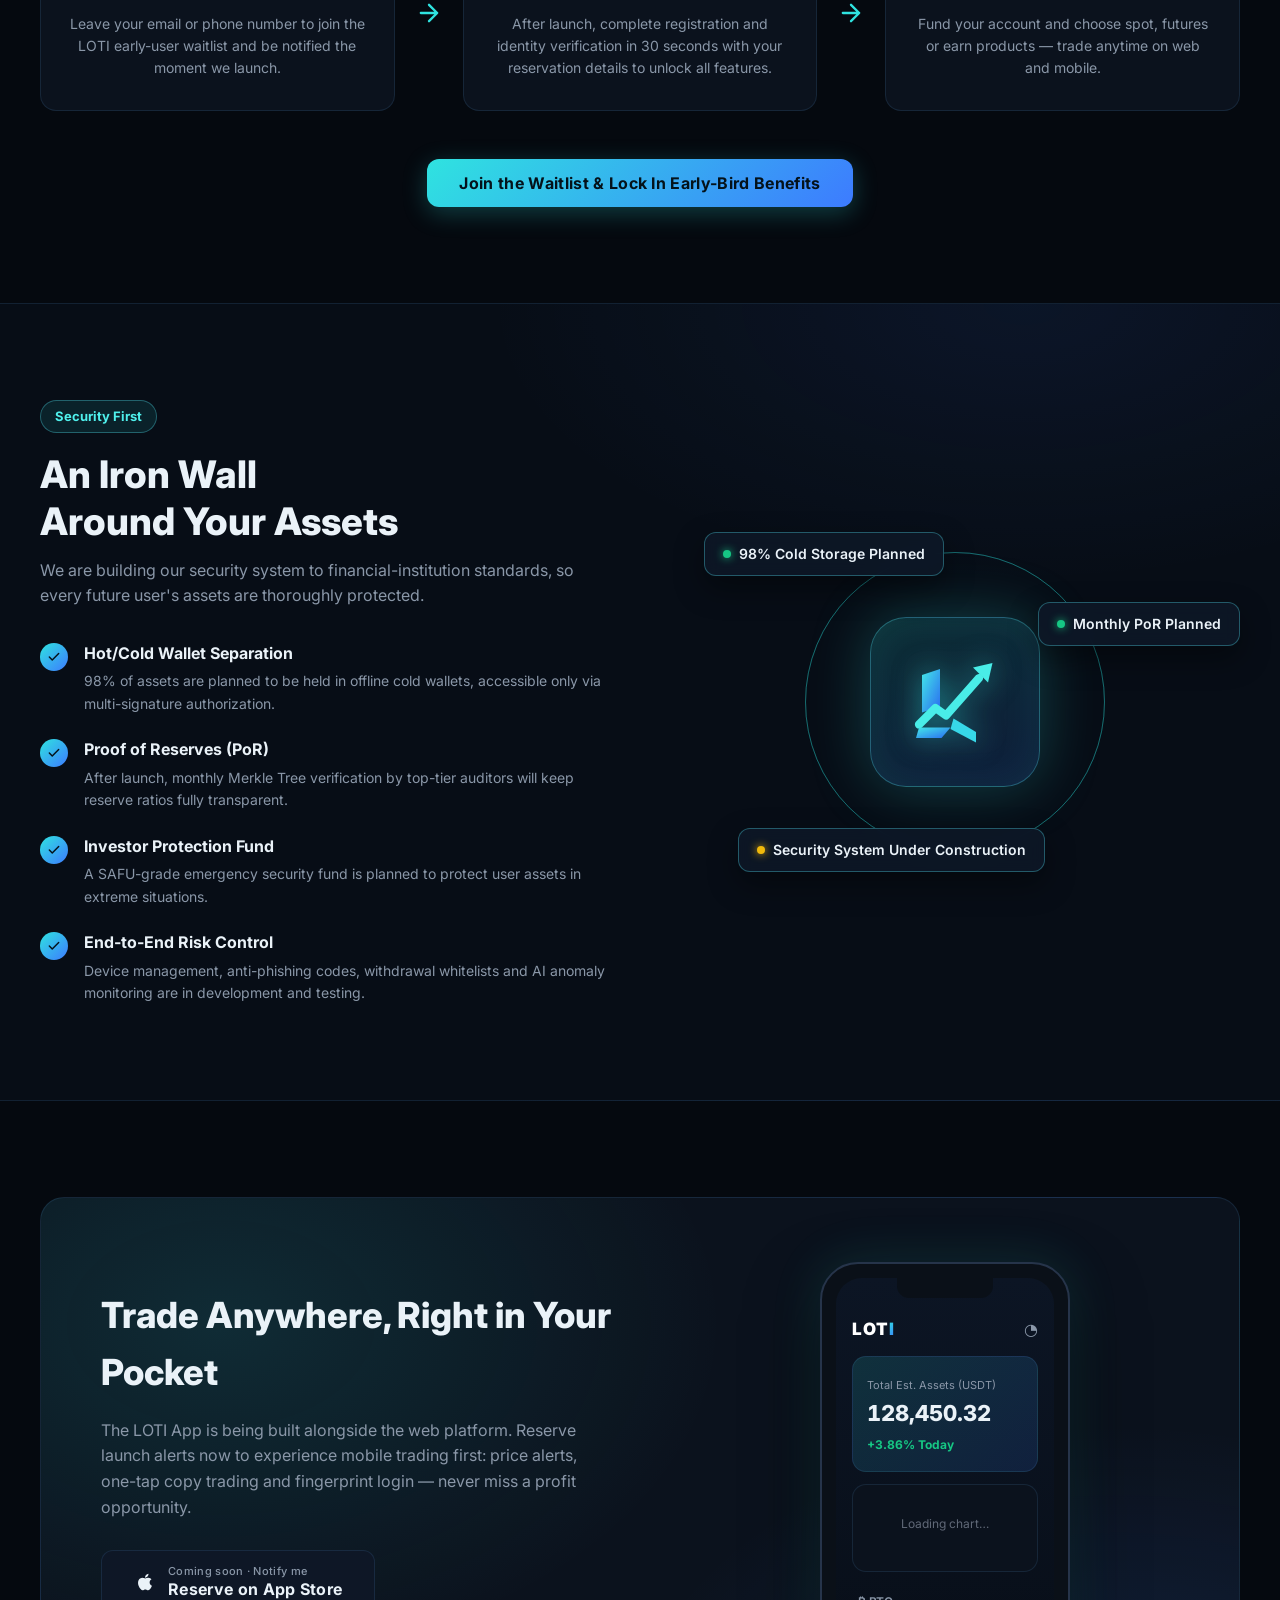
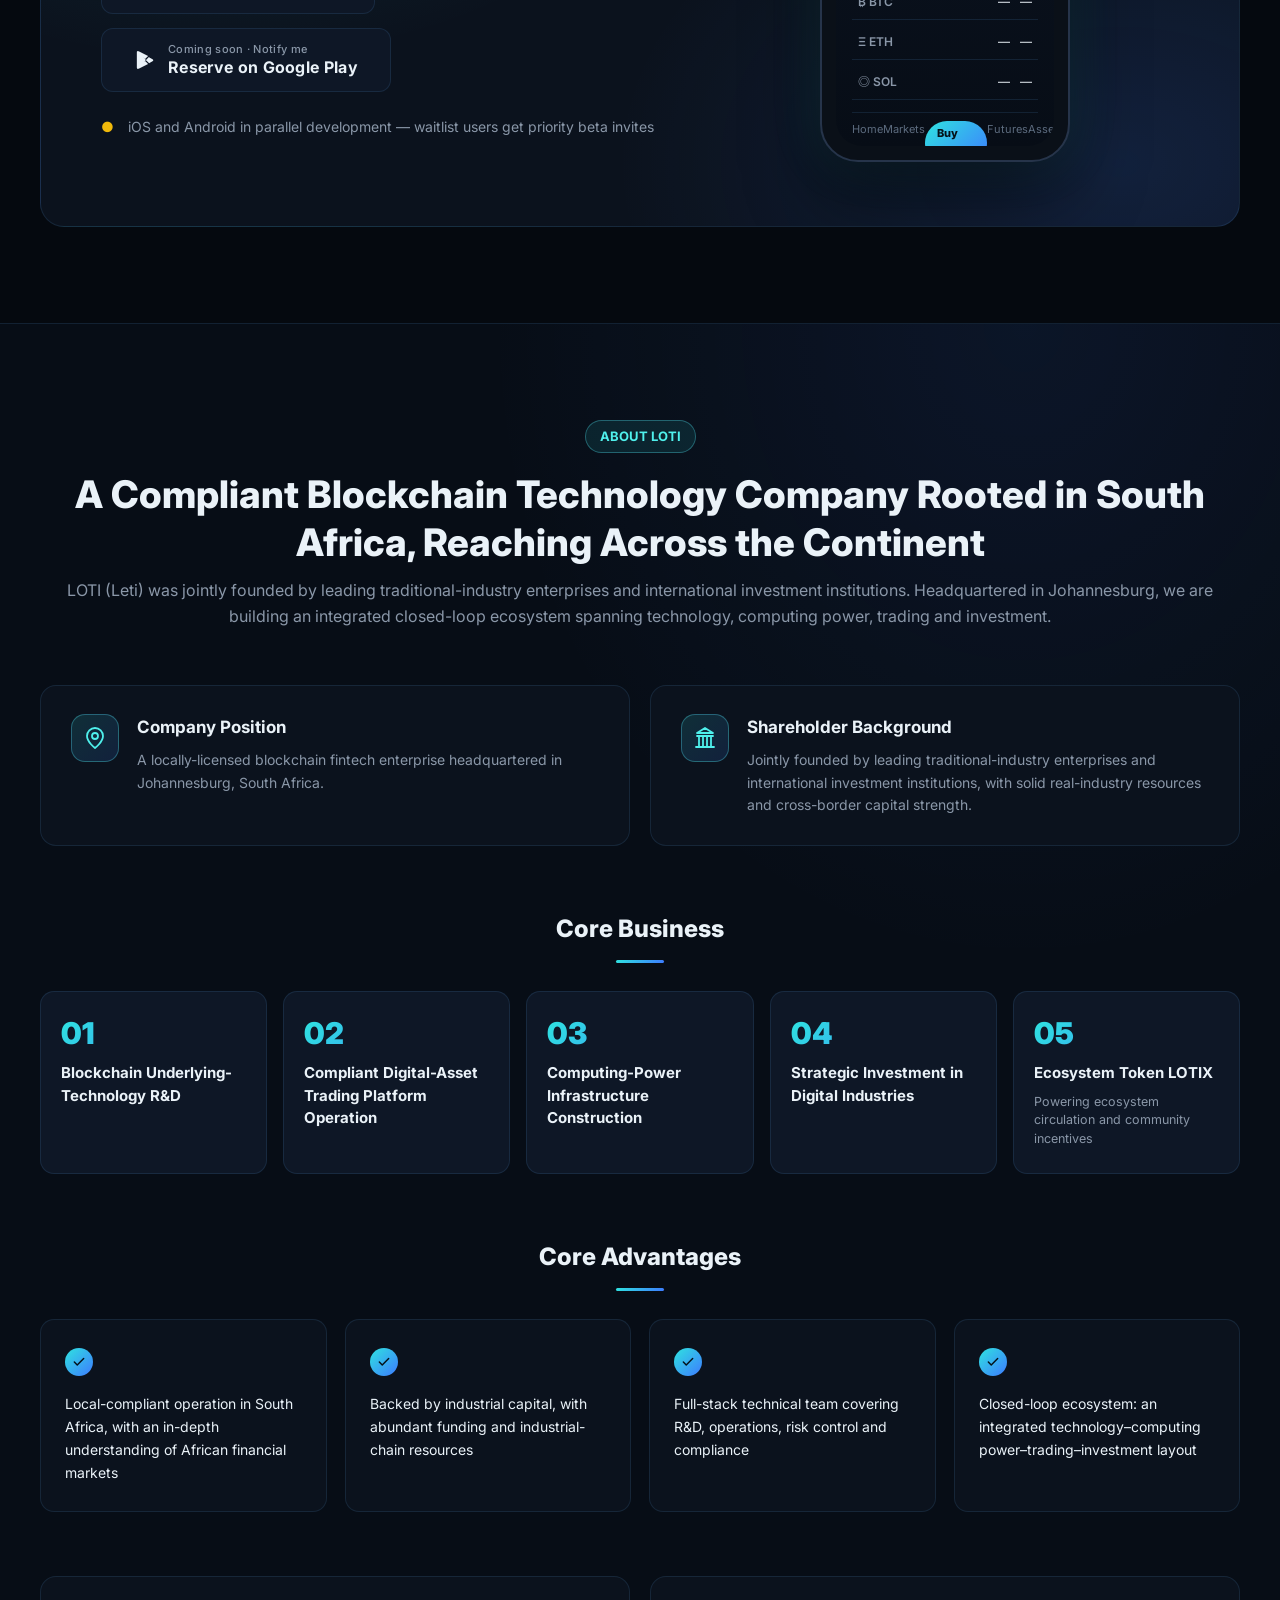
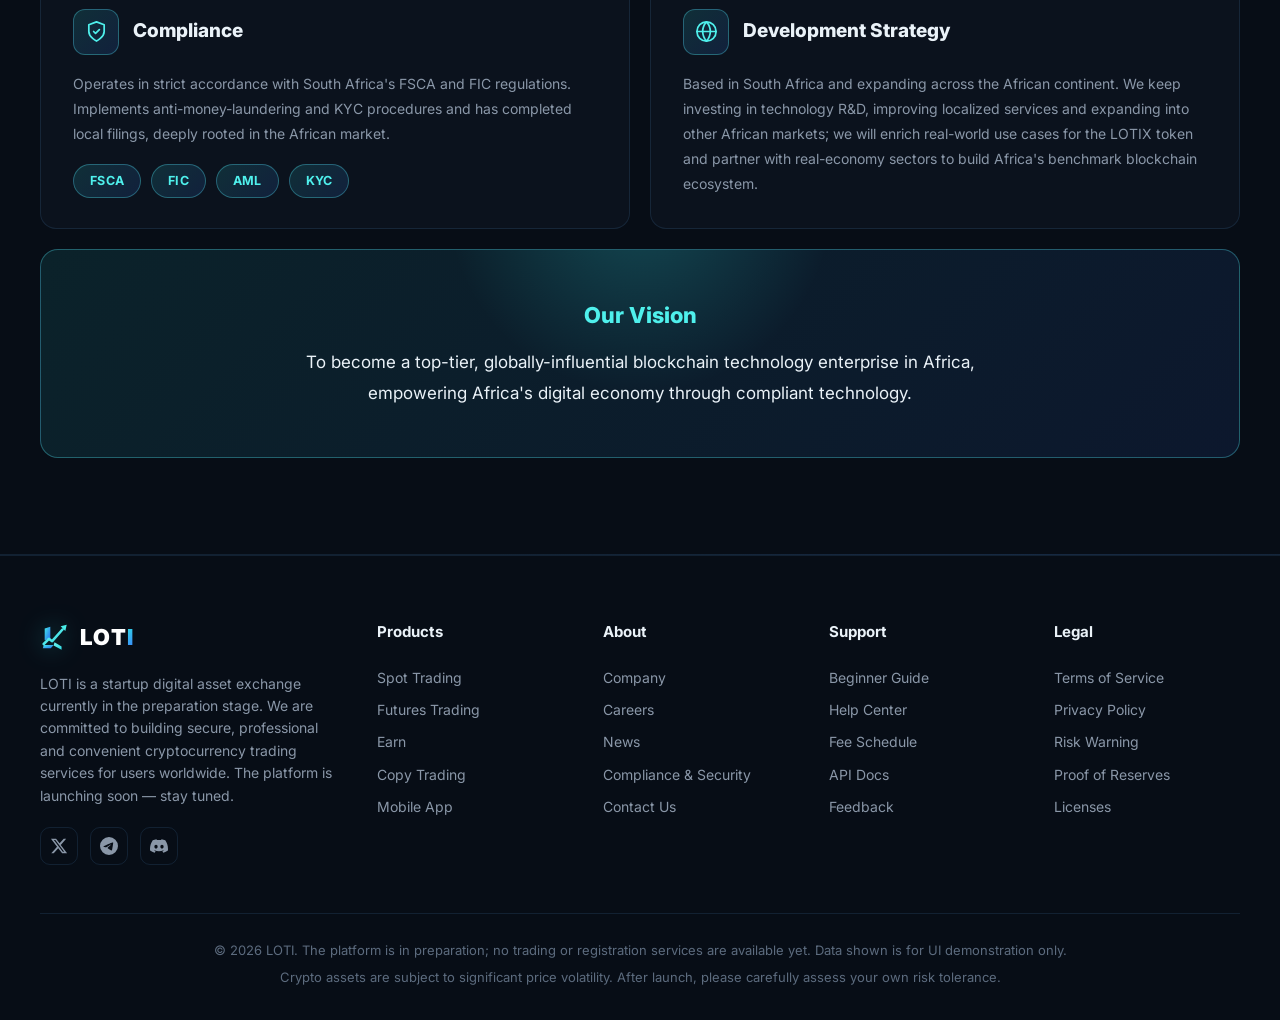
<file: static.html>
<!DOCTYPE html>
<html lang="zh-CN">
<head>
  <meta charset="UTF-8" />
  <meta name="viewport" content="width=device-width, initial-scale=1.0" />
  <title>LOTI 乐缇 — 即将上线的数字资产交易平台 · 内测预约</title>
  <meta name="description" content="LOTI 乐缇是一家正在筹备中的数字资产交易平台，即将提供安全、专业、便捷的比特币、以太坊等加密货币现货与合约交易服务，内测预约现已开启。" />
  <link rel="icon" href="data:image/svg+xml,%3Csvg xmlns='http://www.w3.org/2000/svg' viewBox='0 0 128 128'%3E%3Cdefs%3E%3ClinearGradient id='g' x1='0' y1='0' x2='1' y2='1'%3E%3Cstop offset='0' stop-color='%2343E9E8'/%3E%3Cstop offset='1' stop-color='%232A6BF0'/%3E%3C/linearGradient%3E%3C/defs%3E%3Cpolygon points='20,28 44,20 44,70 20,78' fill='url(%23g)'/%3E%3Cpath d='M16,94 L38,72 L52,82 L96,32' stroke='%2349EDE8' stroke-width='11' fill='none' stroke-linecap='round' stroke-linejoin='round'/%3E%3Cpolygon points='88,18 114,12 108,38' fill='%2349EDE8'/%3E%3Cpolygon points='16,98 58,98 46,112 12,112' fill='url(%23g)'/%3E%3Cpolygon points='62,86 92,104 92,118 58,100' fill='%2337D8E8'/%3E%3C/svg%3E" />
  <link rel="preconnect" href="https://fonts.googleapis.com" />
  <link rel="preconnect" href="https://fonts.gstatic.com" crossorigin />
  <link href="https://fonts.googleapis.com/css2?family=Inter:wght@400;500;600;700;800;900&family=Noto+Sans+SC:wght@400;500;700;900&display=swap" rel="stylesheet" />
  <style>
/* ============================================================
   LOTI — 数字资产交易平台单页样式
   配色：深色底 + 青(#2FE3E0)蓝(#3D7BFF)渐变，参考币安/OKX
   ============================================================ */
:root {
  --bg: #05090F;
  --bg-soft: #070D16;
  --surface: #0B121D;
  --surface-2: #0E1726;
  --border: rgba(96, 178, 255, 0.12);
  --border-strong: rgba(77, 219, 232, 0.35);

  --cyan: #2FE3E0;
  --cyan-bright: #4FF0EC;
  --blue: #3D7BFF;
  --blue-deep: #2A5BE8;
  --grad: linear-gradient(135deg, #2FE3E0 0%, #3D7BFF 100%);
  --grad-soft: linear-gradient(135deg, rgba(47,227,224,.14), rgba(61,123,255,.14));

  --up: #16C784;
  --down: #EA3943;

  --text: #EAF2F8;
  --muted: #8A97A8;
  --muted-2: #5C6B7E;

  --radius: 16px;
  --radius-sm: 10px;
  --header-h: 72px;
  --font: "Inter", "Noto Sans SC", -apple-system, "PingFang SC", "Microsoft YaHei", sans-serif;
}

* { margin: 0; padding: 0; box-sizing: border-box; }

html { scroll-behavior: smooth; }

body {
  font-family: var(--font);
  background: var(--bg);
  color: var(--text);
  line-height: 1.6;
  -webkit-font-smoothing: antialiased;
  overflow-x: hidden;
}

a { color: inherit; text-decoration: none; }
button { font-family: inherit; cursor: pointer; border: none; background: none; color: inherit; }
canvas { display: block; max-width: 100%; }

.container {
  width: min(1200px, calc(100% - 40px));
  margin: 0 auto;
}

/* ---------------- 按钮 ---------------- */
.btn {
  display: inline-flex;
  align-items: center;
  justify-content: center;
  gap: 8px;
  padding: 10px 22px;
  border-radius: 10px;
  font-size: 14px;
  font-weight: 700;
  letter-spacing: .02em;
  transition: transform .2s ease, box-shadow .2s ease, background .2s ease, border-color .2s ease;
  white-space: nowrap;
}
.btn-lg { padding: 14px 32px; font-size: 16px; border-radius: 12px; }
.btn-block { width: 100%; }

.btn-primary {
  background: var(--grad);
  color: #04121A;
  box-shadow: 0 6px 24px rgba(47, 227, 224, .25);
}
.btn-primary:hover {
  transform: translateY(-2px);
  box-shadow: 0 10px 32px rgba(47, 227, 224, .4);
}

.btn-outline {
  border: 1px solid var(--border-strong);
  color: var(--cyan-bright);
  background: rgba(47, 227, 224, .06);
}
.btn-outline:hover { background: rgba(47, 227, 224, .14); transform: translateY(-2px); }

.btn-ghost { color: var(--text); }
.btn-ghost:hover { color: var(--cyan-bright); }

.btn-dark {
  background: #0E1726;
  color: var(--text);
  border: 1px solid var(--border);
  gap: 12px;
}
.btn-dark:hover { border-color: var(--border-strong); transform: translateY(-2px); }
.btn-dark span { display: flex; flex-direction: column; line-height: 1.25; text-align: left; }
.btn-dark small { font-size: 11px; color: var(--muted); font-weight: 500; }

/* ---------------- 公告条 ---------------- */
.announce-bar {
  background: linear-gradient(90deg, rgba(47,227,224,.12), rgba(61,123,255,.12));
  border-bottom: 1px solid var(--border);
  font-size: 13px;
}
.announce-inner {
  display: flex;
  align-items: center;
  gap: 12px;
  height: 38px;
}
.announce-dot {
  width: 8px; height: 8px; border-radius: 50%;
  background: var(--cyan);
  box-shadow: 0 0 8px var(--cyan);
  flex-shrink: 0;
  animation: pulse 1.8s infinite;
}
@keyframes pulse { 0%,100% { opacity: 1; } 50% { opacity: .35; } }
.announce-text { color: var(--muted); flex: 1; white-space: nowrap; overflow: hidden; text-overflow: ellipsis; }
.announce-link { color: var(--cyan-bright); font-weight: 600; flex-shrink: 0; }
.announce-link:hover { text-decoration: underline; }

/* ---------------- 导航 ---------------- */
.header {
  position: sticky;
  top: 0;
  z-index: 100;
  background: rgba(5, 9, 15, .72);
  backdrop-filter: blur(16px);
  -webkit-backdrop-filter: blur(16px);
  border-bottom: 1px solid transparent;
  transition: border-color .25s, background .25s;
}
.header.scrolled {
  background: rgba(5, 9, 15, .92);
  border-bottom-color: var(--border);
}
.nav-inner {
  height: var(--header-h);
  display: flex;
  align-items: center;
  gap: 40px;
}
.logo { display: flex; align-items: center; gap: 10px; flex-shrink: 0; }
.logo-mark { filter: drop-shadow(0 0 12px rgba(47,227,224,.35)); }
.logo-text {
  font-size: 22px;
  font-weight: 900;
  letter-spacing: .06em;
  color: #fff;
}
.logo-text em {
  font-style: normal;
  background: var(--grad);
  -webkit-background-clip: text;
  background-clip: text;
  -webkit-text-fill-color: transparent;
}

.nav-links { display: flex; gap: 6px; flex: 1; }
.nav-link {
  padding: 8px 14px;
  border-radius: 8px;
  font-size: 15px;
  font-weight: 500;
  color: var(--muted);
  transition: color .2s, background .2s;
}
.nav-link:hover { color: var(--text); background: rgba(255,255,255,.05); }

.nav-actions { display: flex; align-items: center; gap: 10px; }

/* 语言切换按钮 */
.lang-switch {
  display: inline-flex;
  align-items: center;
  gap: 6px;
  padding: 8px 14px;
  border-radius: 8px;
  border: 1px solid var(--border);
  background: rgba(255, 255, 255, .04);
  color: var(--muted);
  font-size: 13px;
  font-weight: 700;
  letter-spacing: .03em;
  white-space: nowrap;
  transition: color .2s, border-color .2s, background .2s;
}
.lang-switch:hover {
  color: var(--cyan-bright);
  border-color: var(--border-strong);
  background: rgba(47, 227, 224, .08);
}
.lang-switch svg { flex-shrink: 0; }
.mobile-actions .lang-switch-mobile { flex: 0 0 auto; }

.nav-toggle {
  display: none;
  flex-direction: column;
  gap: 5px;
  padding: 8px;
}
.nav-toggle span {
  width: 22px; height: 2px;
  background: var(--text);
  border-radius: 2px;
  transition: .3s;
}
.nav-toggle.open span:nth-child(1) { transform: translateY(7px) rotate(45deg); }
.nav-toggle.open span:nth-child(2) { opacity: 0; }
.nav-toggle.open span:nth-child(3) { transform: translateY(-7px) rotate(-45deg); }

.mobile-menu {
  display: none;
  position: fixed;
  top: calc(38px + var(--header-h));
  left: 0; right: 0;
  z-index: 99;
  background: rgba(7, 13, 22, .98);
  backdrop-filter: blur(16px);
  border-bottom: 1px solid var(--border);
  padding: 16px 20px 24px;
  flex-direction: column;
}
.mobile-menu.open { display: flex; }
.mobile-link {
  padding: 14px 8px;
  font-size: 16px;
  font-weight: 500;
  border-bottom: 1px solid var(--border);
  color: var(--text);
}
.mobile-actions { display: flex; gap: 12px; margin-top: 20px; }
.mobile-actions .btn { flex: 1; }

/* ---------------- Hero ---------------- */
.hero {
  position: relative;
  padding: 90px 0 100px;
  overflow: hidden;
}
.hero-glow {
  position: absolute;
  border-radius: 50%;
  filter: blur(110px);
  pointer-events: none;
}
.hero-glow-1 {
  width: 560px; height: 560px;
  background: radial-gradient(circle, rgba(47,227,224,.22), transparent 65%);
  top: -180px; left: -120px;
}
.hero-glow-2 {
  width: 640px; height: 640px;
  background: radial-gradient(circle, rgba(61,123,255,.22), transparent 65%);
  top: 40px; right: -180px;
}
.hero-grid-bg {
  position: absolute;
  inset: 0;
  background-image:
    linear-gradient(rgba(96,178,255,.05) 1px, transparent 1px),
    linear-gradient(90deg, rgba(96,178,255,.05) 1px, transparent 1px);
  background-size: 56px 56px;
  mask-image: radial-gradient(ellipse 80% 70% at 50% 30%, #000 30%, transparent 75%);
  -webkit-mask-image: radial-gradient(ellipse 80% 70% at 50% 30%, #000 30%, transparent 75%);
}

.hero-inner {
  position: relative;
  display: grid;
  grid-template-columns: 1.05fr .95fr;
  gap: 60px;
  align-items: center;
}

.hero-badge {
  display: inline-flex;
  align-items: center;
  gap: 8px;
  padding: 8px 16px;
  border: 1px solid var(--border);
  border-radius: 999px;
  background: rgba(47,227,224,.06);
  font-size: 13px;
  color: var(--muted);
  margin-bottom: 26px;
}
.badge-live {
  width: 7px; height: 7px; border-radius: 50%;
  background: var(--up);
  box-shadow: 0 0 8px var(--up);
  animation: pulse 1.8s infinite;
}

.hero-title {
  font-size: clamp(38px, 5vw, 60px);
  font-weight: 900;
  line-height: 1.15;
  letter-spacing: .01em;
  margin-bottom: 22px;
}
.text-gradient {
  background: linear-gradient(120deg, #4FF0EC 0%, #3D7BFF 60%, #6AA4FF 100%);
  -webkit-background-clip: text;
  background-clip: text;
  -webkit-text-fill-color: transparent;
}

.hero-desc {
  font-size: 17px;
  color: var(--muted);
  max-width: 540px;
  margin-bottom: 34px;
}

.hero-cta { display: flex; gap: 16px; flex-wrap: wrap; margin-bottom: 52px; }

.hero-stats { display: flex; gap: 48px; }
.hero-stat strong {
  display: block;
  font-size: 30px;
  font-weight: 800;
  font-variant-numeric: tabular-nums;
  background: var(--grad);
  -webkit-background-clip: text;
  background-clip: text;
  -webkit-text-fill-color: transparent;
}
.hero-stat span { font-size: 14px; color: var(--muted); }

/* Hero 交易卡片 */
.hero-card { position: relative; }
.ticker-card {
  background: linear-gradient(180deg, var(--surface-2), var(--surface));
  border: 1px solid var(--border);
  border-radius: 20px;
  padding: 26px;
  box-shadow: 0 24px 60px rgba(0, 0, 0, .45), 0 0 0 1px rgba(47,227,224,.06);
  position: relative;
}
.ticker-card::before {
  content: "";
  position: absolute;
  inset: -1px;
  border-radius: 20px;
  padding: 1px;
  background: linear-gradient(160deg, rgba(47,227,224,.45), transparent 40%, transparent 70%, rgba(61,123,255,.4));
  -webkit-mask: linear-gradient(#000 0 0) content-box, linear-gradient(#000 0 0);
  -webkit-mask-composite: xor;
  mask-composite: exclude;
  pointer-events: none;
}

.ticker-head {
  display: flex;
  align-items: center;
  justify-content: space-between;
  margin-bottom: 14px;
}
.ticker-coin { display: flex; align-items: center; gap: 12px; }
.ticker-coin strong { font-size: 16px; display: block; }
.ticker-coin small { color: var(--muted); font-size: 12px; }
.coin-icon {
  width: 40px; height: 40px;
  border-radius: 50%;
  display: grid;
  place-items: center;
  font-weight: 800;
  font-size: 18px;
  color: #04121A;
}
.coin-btc { background: #F7931A; }
.ticker-tag {
  font-size: 12px;
  font-weight: 600;
  color: var(--cyan-bright);
  border: 1px solid var(--border-strong);
  background: rgba(47,227,224,.08);
  padding: 4px 12px;
  border-radius: 999px;
}

.ticker-price {
  display: flex;
  align-items: baseline;
  gap: 14px;
  margin-bottom: 10px;
}
.ticker-price > span:first-child {
  font-size: 32px;
  font-weight: 800;
  font-variant-numeric: tabular-nums;
}
.ticker-change {
  font-size: 14px;
  font-weight: 700;
  padding: 3px 10px;
  border-radius: 6px;
}
.ticker-change.up, .up { color: var(--up); }
.ticker-change.down, .down { color: var(--down); }
.ticker-change.up { background: rgba(22,199,132,.12); }
.ticker-change.down { background: rgba(234,57,67,.12); }

#heroChart { width: 100%; height: 160px; margin: 6px 0 14px; }

.ticker-foot {
  display: grid;
  grid-template-columns: repeat(3, 1fr);
  gap: 10px;
  padding: 14px 0;
  border-top: 1px solid var(--border);
  border-bottom: 1px solid var(--border);
  margin-bottom: 18px;
}
.ticker-foot small { display: block; font-size: 12px; color: var(--muted-2); margin-bottom: 4px; }
.ticker-foot strong { font-size: 14px; font-weight: 600; font-variant-numeric: tabular-nums; }

/* ---------------- 滚动行情条 ---------------- */
.marquee {
  border-top: 1px solid var(--border);
  border-bottom: 1px solid var(--border);
  background: var(--bg-soft);
  overflow: hidden;
  padding: 14px 0;
}
.marquee-track {
  display: flex;
  gap: 48px;
  width: max-content;
  animation: marquee 40s linear infinite;
}
.marquee:hover .marquee-track { animation-play-state: paused; }
@keyframes marquee {
  from { transform: translateX(0); }
  to { transform: translateX(-50%); }
}
.marquee-item {
  display: flex;
  align-items: center;
  gap: 10px;
  font-size: 14px;
  white-space: nowrap;
}
.marquee-item .m-name { color: var(--muted); font-weight: 600; }
.marquee-item .m-price { font-variant-numeric: tabular-nums; font-weight: 600; }

/* ---------------- 通用 Section ---------------- */
.section { padding: 96px 0; }
.section-alt {
  background:
    radial-gradient(ellipse 60% 50% at 80% 0%, rgba(61,123,255,.08), transparent 70%),
    var(--bg-soft);
  border-top: 1px solid var(--border);
  border-bottom: 1px solid var(--border);
}
.section-head {
  display: flex;
  align-items: flex-end;
  justify-content: space-between;
  gap: 24px;
  margin-bottom: 48px;
}
.section-head-center { justify-content: center; text-align: center; }
.section-title {
  font-size: clamp(28px, 3.4vw, 38px);
  font-weight: 800;
  line-height: 1.25;
  margin-bottom: 12px;
}
.section-sub { color: var(--muted); font-size: 16px; }
.section-more { color: var(--cyan-bright); font-weight: 600; font-size: 15px; flex-shrink: 0; }
.section-more:hover { text-decoration: underline; }
.section-tag {
  display: inline-block;
  font-size: 13px;
  font-weight: 700;
  color: var(--cyan-bright);
  background: rgba(47,227,224,.1);
  border: 1px solid var(--border-strong);
  padding: 5px 14px;
  border-radius: 999px;
  margin-bottom: 18px;
}

/* ---------------- 行情表格 ---------------- */
.market-table {
  border: 1px solid var(--border);
  border-radius: var(--radius);
  overflow: hidden;
  background: var(--surface);
}
.market-row {
  display: grid;
  grid-template-columns: 2fr 1.4fr 1fr 1.4fr .9fr;
  align-items: center;
  gap: 16px;
  padding: 18px 24px;
  border-bottom: 1px solid var(--border);
  transition: background .2s;
}
.market-row:last-child { border-bottom: none; }
.market-row:not(.market-row-head):hover { background: rgba(47,227,224,.04); }
.market-row-head {
  background: var(--surface-2);
  font-size: 13px;
  color: var(--muted-2);
  font-weight: 600;
  padding-top: 14px;
  padding-bottom: 14px;
}

.mk-coin { display: flex; align-items: center; gap: 12px; }
.mk-coin .coin-icon { width: 36px; height: 36px; font-size: 15px; }
.mk-coin strong { font-size: 15px; display: block; line-height: 1.3; }
.mk-coin small { color: var(--muted); font-size: 12px; }

.mk-price, .mk-high { font-weight: 600; font-variant-numeric: tabular-nums; }
.mk-change {
  justify-self: start;
  font-weight: 700;
  font-size: 14px;
  font-variant-numeric: tabular-nums;
  padding: 4px 12px;
  border-radius: 6px;
}
.mk-change.up { color: var(--up); background: rgba(22,199,132,.1); }
.mk-change.down { color: var(--down); background: rgba(234,57,67,.1); }

.col-action .btn { padding: 8px 20px; font-size: 13px; }

.coin-eth { background: #627EEA; color: #fff; }
.coin-sol { background: linear-gradient(135deg, #9945FF, #14F195); color: #fff; }
.coin-bnb { background: #F0B90B; }
.coin-xrp { background: #23292F; color: #fff; border: 1px solid rgba(255,255,255,.15); }
.coin-doge { background: #C2A633; }
.coin-ada { background: #3468D1; color: #fff; }
.coin-avax { background: #E84142; color: #fff; }
.coin-link { background: #2A5ADA; color: #fff; }

/* ---------------- 功能卡片 ---------------- */
.feature-grid {
  display: grid;
  grid-template-columns: repeat(4, 1fr);
  gap: 20px;
}
.feature-card {
  background: var(--surface);
  border: 1px solid var(--border);
  border-radius: var(--radius);
  padding: 30px 26px;
  transition: transform .25s ease, border-color .25s ease, box-shadow .25s ease;
}
.feature-card:hover {
  transform: translateY(-6px);
  border-color: var(--border-strong);
  box-shadow: 0 18px 40px rgba(0,0,0,.4), 0 0 24px rgba(47,227,224,.08);
}
.feature-icon {
  width: 52px; height: 52px;
  border-radius: 14px;
  display: grid;
  place-items: center;
  background: var(--grad-soft);
  border: 1px solid var(--border-strong);
  color: var(--cyan-bright);
  margin-bottom: 20px;
}
.feature-icon svg { width: 26px; height: 26px; }
.feature-card h3 { font-size: 18px; font-weight: 700; margin-bottom: 10px; }
.feature-card p { font-size: 14px; color: var(--muted); }

/* ---------------- 三步流程 ---------------- */
.steps {
  display: grid;
  grid-template-columns: 1fr auto 1fr auto 1fr;
  align-items: start;
  gap: 20px;
}
.step-item {
  position: relative;
  text-align: center;
  background: var(--surface);
  border: 1px solid var(--border);
  border-radius: var(--radius);
  padding: 36px 28px 30px;
  transition: border-color .25s, transform .25s;
}
.step-item:hover { border-color: var(--border-strong); transform: translateY(-4px); }
.step-num {
  position: absolute;
  top: 16px; right: 20px;
  font-size: 34px;
  font-weight: 900;
  color: transparent;
  -webkit-text-stroke: 1px rgba(47,227,224,.4);
}
.step-icon {
  width: 64px; height: 64px;
  margin: 0 auto 18px;
  border-radius: 18px;
  display: grid;
  place-items: center;
  background: var(--grad);
  color: #04121A;
  box-shadow: 0 8px 24px rgba(47,227,224,.3);
}
.step-icon svg { width: 30px; height: 30px; }
.step-item h3 { font-size: 19px; margin-bottom: 8px; }
.step-item p { font-size: 14px; color: var(--muted); }
.step-arrow {
  display: grid;
  place-items: center;
  align-self: center;
  padding-top: 60px;
  color: var(--cyan);
}
.step-arrow svg { width: 28px; height: 28px; }

.start-cta { text-align: center; margin-top: 48px; }

/* ---------------- 安全保障 ---------------- */
.security-inner {
  display: grid;
  grid-template-columns: 1fr 1fr;
  gap: 60px;
  align-items: center;
}
.security-list { list-style: none; margin-top: 32px; display: grid; gap: 22px; }
.security-list li { display: flex; gap: 16px; align-items: flex-start; }
.check-icon {
  flex-shrink: 0;
  width: 28px; height: 28px;
  border-radius: 50%;
  display: grid;
  place-items: center;
  background: var(--grad);
  color: #04121A;
  margin-top: 2px;
}
.check-icon svg { width: 14px; height: 14px; }
.security-list strong { font-size: 16px; display: block; margin-bottom: 4px; }
.security-list p { font-size: 14px; color: var(--muted); }

.security-visual {
  position: relative;
  height: 420px;
  display: grid;
  place-items: center;
}
.shield-ring {
  position: absolute;
  border-radius: 50%;
  border: 1px solid rgba(47,227,224,.25);
}
.ring-1 { width: 300px; height: 300px; animation: ringPulse 3.2s ease-out infinite; }
.ring-2 { width: 300px; height: 300px; animation: ringPulse 3.2s ease-out 1.6s infinite; }
@keyframes ringPulse {
  0% { transform: scale(.75); opacity: .9; }
  100% { transform: scale(1.25); opacity: 0; }
}
.shield-core {
  width: 170px; height: 170px;
  border-radius: 36px;
  display: grid;
  place-items: center;
  background: linear-gradient(160deg, rgba(47,227,224,.16), rgba(61,123,255,.16));
  border: 1px solid var(--border-strong);
  box-shadow: 0 0 60px rgba(47,227,224,.25), inset 0 0 40px rgba(47,227,224,.08);
  backdrop-filter: blur(4px);
}
.shield-core svg { width: 96px; height: 96px; filter: drop-shadow(0 0 14px rgba(47,227,224,.5)); }

.float-chip {
  position: absolute;
  display: flex;
  align-items: center;
  gap: 8px;
  padding: 10px 18px;
  background: rgba(14, 23, 38, .92);
  border: 1px solid var(--border-strong);
  border-radius: 12px;
  font-size: 14px;
  font-weight: 600;
  box-shadow: 0 12px 30px rgba(0,0,0,.4);
  backdrop-filter: blur(8px);
  animation: floatY 4s ease-in-out infinite;
}
.chip-1 { top: 40px; left: 6%; }
.chip-2 { top: 110px; right: 0; animation-delay: 1.2s; }
.chip-3 { bottom: 40px; left: 12%; animation-delay: 2.1s; }
@keyframes floatY { 0%,100% { transform: translateY(0); } 50% { transform: translateY(-12px); } }
.chip-dot { width: 8px; height: 8px; border-radius: 50%; }
.chip-dot.ok { background: var(--up); box-shadow: 0 0 8px var(--up); }
.chip-dot.warn { background: #F0B90B; box-shadow: 0 0 8px #F0B90B; }

/* ---------------- App 下载 ---------------- */
.app-banner {
  position: relative;
  display: grid;
  grid-template-columns: 1.1fr .9fr;
  gap: 40px;
  align-items: center;
  border-radius: 24px;
  padding: 64px 60px;
  background:
    radial-gradient(ellipse 70% 90% at 15% 20%, rgba(47,227,224,.12), transparent 60%),
    radial-gradient(ellipse 70% 90% at 90% 90%, rgba(61,123,255,.14), transparent 60%),
    var(--surface);
  border: 1px solid var(--border);
  overflow: hidden;
}
.app-copy h2 { font-size: clamp(26px, 3vw, 36px); font-weight: 800; margin-bottom: 16px; }
.app-copy p { color: var(--muted); font-size: 16px; margin-bottom: 30px; max-width: 480px; }
.app-btns { display: flex; gap: 14px; flex-wrap: wrap; margin-bottom: 24px; }
.app-rate { display: flex; align-items: center; gap: 12px; color: var(--muted); font-size: 14px; }
.stars { color: #F0B90B; letter-spacing: 2px; }

.app-phone { display: grid; place-items: center; }
.phone {
  position: relative;
  width: 250px;
  height: 500px;
  background: #0A1018;
  border: 2px solid #26344A;
  border-radius: 38px;
  padding: 14px;
  box-shadow: 0 30px 70px rgba(0,0,0,.55), 0 0 50px rgba(47,227,224,.15);
  animation: floatY 5s ease-in-out infinite;
}
.phone-notch {
  position: absolute;
  top: 14px; left: 50%;
  transform: translateX(-50%);
  width: 96px; height: 20px;
  background: #0A1018;
  border-bottom-left-radius: 12px;
  border-bottom-right-radius: 12px;
  z-index: 2;
}
.phone-screen {
  width: 100%; height: 100%;
  background: linear-gradient(180deg, #0C1524, #070D16);
  border-radius: 26px;
  padding: 38px 16px 14px;
  display: flex;
  flex-direction: column;
  gap: 12px;
  overflow: hidden;
}
.ph-header { display: flex; justify-content: space-between; align-items: center; }
.ph-logo { font-weight: 900; font-size: 17px; letter-spacing: .05em; color: #fff; }
.ph-logo em { font-style: normal; background: var(--grad); -webkit-background-clip: text; background-clip: text; -webkit-text-fill-color: transparent; }
.ph-bell { color: var(--muted); }
.ph-balance { background: var(--grad-soft); border: 1px solid var(--border); border-radius: 14px; padding: 14px; }
.ph-balance small { color: var(--muted); font-size: 11px; }
.ph-balance strong { display: block; font-size: 22px; font-weight: 800; font-variant-numeric: tabular-nums; }
.ph-balance .ph-up { font-size: 12px; color: var(--up); font-weight: 700; }
.ph-chart { background: var(--surface); border: 1px solid var(--border); border-radius: 14px; padding: 8px; }
.ph-chart canvas { width: 100%; height: 70px; }
.ph-rows { display: flex; flex-direction: column; gap: 4px; }
.ph-row {
  display: grid;
  grid-template-columns: 1fr auto auto;
  gap: 10px;
  align-items: center;
  font-size: 12px;
  padding: 8px 6px;
  border-bottom: 1px solid var(--border);
  font-variant-numeric: tabular-nums;
}
.ph-row .ph-coin { color: var(--muted); font-weight: 600; }
.ph-nav {
  margin-top: auto;
  display: flex;
  justify-content: space-between;
  font-size: 11px;
  color: var(--muted-2);
  padding-top: 8px;
  border-top: 1px solid var(--border);
}
.ph-nav-buy {
  background: var(--grad);
  color: #04121A !important;
  font-weight: 800;
  padding: 4px 12px;
  border-radius: 999px;
}

/* ---------------- 页脚 ---------------- */
.footer {
  border-top: 1px solid var(--border);
  background: var(--bg-soft);
  padding: 64px 0 32px;
}
.footer-grid {
  display: grid;
  grid-template-columns: 1.6fr 1fr 1fr 1fr 1fr;
  gap: 40px;
  margin-bottom: 48px;
}
.footer-brand .logo { margin-bottom: 18px; }
.footer-brand p { font-size: 14px; color: var(--muted); max-width: 320px; margin-bottom: 20px; }
.footer-social { display: flex; gap: 12px; }
.footer-social a {
  width: 38px; height: 38px;
  border-radius: 10px;
  display: grid;
  place-items: center;
  border: 1px solid var(--border);
  color: var(--muted);
  transition: .2s;
}
.footer-social a:hover { color: var(--cyan-bright); border-color: var(--border-strong); background: rgba(47,227,224,.08); }
.footer-social svg { width: 18px; height: 18px; }

.footer-col h4 { font-size: 15px; font-weight: 700; margin-bottom: 18px; }
.footer-col a {
  display: block;
  font-size: 14px;
  color: var(--muted);
  padding: 5px 0;
  transition: color .2s;
}
.footer-col a:hover { color: var(--cyan-bright); }

.footer-bottom {
  border-top: 1px solid var(--border);
  padding-top: 26px;
  text-align: center;
  color: var(--muted-2);
  font-size: 13px;
}
.footer-bottom p + p { margin-top: 6px; }

/* ---------------- 滚动入场动画 ---------------- */
.reveal {
  opacity: 0;
  transform: translateY(28px);
  transition: opacity .7s ease, transform .7s ease;
}
.reveal.in {
  opacity: 1;
  transform: translateY(0);
}

/* ---------------- 关于 LOTI ---------------- */
.about-intro {
  display: grid;
  grid-template-columns: 1fr 1fr;
  gap: 20px;
  margin-top: 56px;
}
.about-intro-card {
  display: flex;
  gap: 18px;
  align-items: flex-start;
  background: var(--surface);
  border: 1px solid var(--border);
  border-radius: var(--radius);
  padding: 28px 30px;
  transition: transform .25s ease, border-color .25s ease, box-shadow .25s ease;
}
.about-intro-card:hover {
  transform: translateY(-4px);
  border-color: var(--border-strong);
  box-shadow: 0 18px 40px rgba(0,0,0,.4), 0 0 24px rgba(47,227,224,.08);
}
.about-intro-icon {
  flex-shrink: 0;
  width: 48px; height: 48px;
  border-radius: 14px;
  display: grid;
  place-items: center;
  background: var(--grad-soft);
  border: 1px solid var(--border-strong);
  color: var(--cyan-bright);
}
.about-intro-icon svg { width: 24px; height: 24px; }
.about-intro-card h3 { font-size: 17px; font-weight: 700; margin-bottom: 8px; }
.about-intro-card p { font-size: 14px; color: var(--muted); }

.about-block-title {
  text-align: center;
  font-size: 24px;
  font-weight: 800;
  margin: 64px 0 28px;
  position: relative;
}
.about-block-title::after {
  content: "";
  display: block;
  width: 48px; height: 3px;
  border-radius: 3px;
  background: var(--grad);
  margin: 12px auto 0;
}

.biz-grid {
  display: grid;
  grid-template-columns: repeat(5, 1fr);
  gap: 16px;
}
.biz-card {
  position: relative;
  background: var(--surface-2);
  border: 1px solid var(--border);
  border-radius: 14px;
  padding: 26px 20px 24px;
  overflow: hidden;
  transition: transform .25s ease, border-color .25s ease, box-shadow .25s ease;
}
.biz-card::before {
  content: "";
  position: absolute;
  inset: 0 0 auto 0;
  height: 3px;
  background: var(--grad);
  opacity: 0;
  transition: opacity .25s ease;
}
.biz-card:hover {
  transform: translateY(-6px);
  border-color: var(--border-strong);
  box-shadow: 0 18px 40px rgba(0,0,0,.4), 0 0 24px rgba(47,227,224,.08);
}
.biz-card:hover::before { opacity: 1; }
.biz-num {
  display: block;
  font-size: 30px;
  font-weight: 900;
  line-height: 1;
  margin-bottom: 14px;
  background: var(--grad);
  -webkit-background-clip: text;
  background-clip: text;
  -webkit-text-fill-color: transparent;
}
.biz-card h4 { font-size: 15px; font-weight: 700; line-height: 1.5; }
.biz-card p { font-size: 12.5px; color: var(--muted); margin-top: 8px; line-height: 1.5; }

.adv-grid {
  display: grid;
  grid-template-columns: repeat(4, 1fr);
  gap: 18px;
}
.adv-card {
  background: var(--surface);
  border: 1px solid var(--border);
  border-radius: 14px;
  padding: 26px 24px;
  transition: transform .25s ease, border-color .25s ease;
}
.adv-card:hover { transform: translateY(-4px); border-color: var(--border-strong); }
.adv-card .check-icon { margin-bottom: 16px; }
.adv-card p { font-size: 14px; color: var(--text); line-height: 1.65; }

.about-cols {
  display: grid;
  grid-template-columns: 1fr 1fr;
  gap: 20px;
  margin-top: 64px;
}
.about-col {
  background: var(--surface);
  border: 1px solid var(--border);
  border-radius: var(--radius);
  padding: 32px 32px 30px;
}
.about-col-head { display: flex; align-items: center; gap: 14px; margin-bottom: 16px; }
.about-col-icon {
  flex-shrink: 0;
  width: 46px; height: 46px;
  border-radius: 12px;
  display: grid;
  place-items: center;
  background: var(--grad-soft);
  border: 1px solid var(--border-strong);
  color: var(--cyan-bright);
}
.about-col-icon svg { width: 23px; height: 23px; }
.about-col-head h3 { font-size: 19px; font-weight: 800; }
.about-col > p { font-size: 14px; color: var(--muted); line-height: 1.8; }
.compliance-badges { display: flex; flex-wrap: wrap; gap: 10px; margin-top: 18px; }
.comp-badge {
  font-size: 12.5px;
  font-weight: 700;
  letter-spacing: .02em;
  padding: 6px 16px;
  border-radius: 999px;
  color: var(--cyan-bright);
  background: var(--grad-soft);
  border: 1px solid var(--border-strong);
}

.vision-banner {
  position: relative;
  margin-top: 20px;
  border-radius: 18px;
  padding: 48px 40px;
  text-align: center;
  border: 1px solid var(--border-strong);
  background: linear-gradient(135deg, rgba(47,227,224,.10), rgba(61,123,255,.10));
  overflow: hidden;
}
.vision-glow {
  position: absolute;
  width: 420px; height: 420px;
  top: -260px; left: 50%;
  transform: translateX(-50%);
  background: radial-gradient(circle, rgba(47,227,224,.22), transparent 65%);
  pointer-events: none;
}
.vision-banner h3 {
  position: relative;
  font-size: 22px;
  font-weight: 800;
  color: var(--cyan-bright);
  margin-bottom: 14px;
}
.vision-banner p {
  position: relative;
  max-width: 760px;
  margin: 0 auto;
  font-size: 17px;
  line-height: 1.8;
  color: var(--text);
}

/* 实时行情数据源标识 */
.live-source {
  display: inline-flex;
  align-items: center;
  gap: 8px;
  margin-top: 12px;
  padding: 5px 14px;
  border-radius: 999px;
  border: 1px solid var(--border);
  background: rgba(255, 255, 255, .03);
  font-size: 12.5px;
  font-weight: 500;
  color: var(--muted);
}
.live-dot {
  width: 8px;
  height: 8px;
  border-radius: 50%;
  background: #8a93a6;
  flex-shrink: 0;
}
.live-dot.live {
  background: #16c784;
  animation: livePulse 1.8s infinite;
}
@keyframes livePulse {
  0%   { box-shadow: 0 0 0 0 rgba(22, 199, 132, .55); }
  70%  { box-shadow: 0 0 0 8px rgba(22, 199, 132, 0); }
  100% { box-shadow: 0 0 0 0 rgba(22, 199, 132, 0); }
}

/* ---------------- 响应式 ---------------- */
@media (max-width: 1024px) {
  .feature-grid { grid-template-columns: repeat(2, 1fr); }
  .footer-grid { grid-template-columns: 1.4fr 1fr 1fr; }
  .footer-brand { grid-column: 1 / -1; }
  .biz-grid { grid-template-columns: repeat(3, 1fr); }
  .adv-grid { grid-template-columns: repeat(2, 1fr); }
}

@media (max-width: 900px) {
  .nav-links, .nav-actions { display: none; }
  .nav-toggle { display: flex; }
  .nav-inner { justify-content: space-between; gap: 16px; }

  .hero { padding: 56px 0 72px; }
  .hero-inner { grid-template-columns: 1fr; gap: 48px; }
  .hero-stats { gap: 32px; }
  .hero-stat strong { font-size: 24px; }

  .steps { grid-template-columns: 1fr; }
  .step-arrow { transform: rotate(90deg); padding: 4px 0; }

  .security-inner { grid-template-columns: 1fr; gap: 48px; }
  .security-visual { height: 360px; }

  .app-banner { grid-template-columns: 1fr; padding: 44px 28px; text-align: center; }
  .app-copy p { margin-left: auto; margin-right: auto; }
  .app-btns, .app-rate { justify-content: center; }

  .market-row { grid-template-columns: 1.6fr 1.2fr 1fr auto; padding: 14px 16px; gap: 10px; }
  .col-high { display: none; }
  .market-row-head .col-high { display: none; }

  .about-intro { grid-template-columns: 1fr; }
  .about-cols { grid-template-columns: 1fr; }
}

@media (max-width: 600px) {
  .section { padding: 64px 0; }
  .feature-grid { grid-template-columns: 1fr; }
  .footer-grid { grid-template-columns: 1fr 1fr; }
  .footer-brand { grid-column: 1 / -1; }
  .hero-stats { flex-wrap: wrap; gap: 24px; }
  .announce-text { font-size: 12px; }
  .ticker-price > span:first-child { font-size: 26px; }
  .market-row-head { display: none; }
  .market-row { grid-template-columns: 1.4fr 1fr .8fr; }
  .col-action { display: none; }
  .biz-grid { grid-template-columns: repeat(2, 1fr); }
  .adv-grid { grid-template-columns: 1fr; }
  .vision-banner { padding: 36px 22px; }
  .vision-banner p { font-size: 15px; }
  .about-block-title { margin-top: 48px; }
  .about-cols { margin-top: 48px; }
}

  </style>
</head>
<body>

  <!-- 公告条 -->
  <div class="announce-bar">
    <div class="container announce-inner">
      <span class="announce-dot"></span>
      <p class="announce-text" data-i18n="announce_text">LOTI 平台正在筹备中，预计近期正式上线。现在预约内测，可享早期用户专属权益。</p>
      <a href="#start" class="announce-link" data-i18n="announce_link">立即预约 &rarr;</a>
    </div>
  </div>

  <!-- 导航栏 -->
  <header class="header" id="header">
    <div class="container nav-inner">
      <a href="#" class="logo" aria-label="LOTI 首页">
        <svg class="logo-mark" viewBox="0 0 128 128" width="38" height="38" aria-hidden="true">
          <defs>
            <linearGradient id="logoGradA" x1="0" y1="0" x2="1" y2="1">
              <stop offset="0" stop-color="#43E9E8"/><stop offset="1" stop-color="#2A6BF0"/>
            </linearGradient>
            <linearGradient id="logoGradB" x1="0" y1="0" x2="1" y2="1">
              <stop offset="0" stop-color="#6FF5F0"/><stop offset="1" stop-color="#2FD9E2"/>
            </linearGradient>
          </defs>
          <polygon points="20,28 44,20 44,70 20,78" fill="url(#logoGradA)"/>
          <path d="M16,94 L38,72 L52,82 L96,32" stroke="url(#logoGradB)" stroke-width="11" fill="none" stroke-linecap="round" stroke-linejoin="round"/>
          <polygon points="88,18 114,12 108,38" fill="#49EDE8"/>
          <polygon points="16,98 58,98 46,112 12,112" fill="url(#logoGradA)"/>
          <polygon points="62,86 92,104 92,118 58,100" fill="url(#logoGradB)"/>
          <polygon points="70,62 98,78 98,92 66,74" fill="url(#logoGradB)" opacity="0.85"/>
        </svg>
        <span class="logo-text">LOT<em>I</em></span>
      </a>

      <nav class="nav-links" id="navLinks">
        <a href="#markets" class="nav-link" data-i18n="nav_markets">行情</a>
        <a href="#features" class="nav-link" data-i18n="nav_features">服务</a>
        <a href="#start" class="nav-link" data-i18n="nav_guide">新手指南</a>
        <a href="#security" class="nav-link" data-i18n="nav_security">安全保障</a>
        <a href="#app" class="nav-link" data-i18n="nav_app">App 预约</a>
        <a href="#about" class="nav-link" data-i18n="nav_about">关于我们</a>
      </nav>

      <div class="nav-actions">
        <button class="lang-switch" id="langSwitch" type="button" aria-label="Switch language / 切换语言">
          <svg width="15" height="15" viewBox="0 0 24 24" fill="none" stroke="currentColor" stroke-width="2" stroke-linecap="round" stroke-linejoin="round" aria-hidden="true"><circle cx="12" cy="12" r="10"/><path d="M2 12h20"/><path d="M12 2a15.3 15.3 0 0 1 4 10 15.3 15.3 0 0 1-4 10 15.3 15.3 0 0 1-4-10 15.3 15.3 0 0 1 4-10z"/></svg>
          <span class="lang-label">EN</span>
        </button>
        <button class="btn btn-ghost" type="button" data-i18n="nav_contact">联系我们</button>
        <button class="btn btn-primary" type="button" data-i18n="nav_reserve">预约内测</button>
      </div>

      <button class="nav-toggle" id="navToggle" aria-label="打开菜单" aria-expanded="false">
        <span></span><span></span><span></span>
      </button>
    </div>
  </header>

  <!-- 移动端菜单 -->
  <div class="mobile-menu" id="mobileMenu">
    <a href="#markets" class="mobile-link" data-i18n="nav_markets">行情</a>
    <a href="#features" class="mobile-link" data-i18n="nav_features">服务</a>
    <a href="#start" class="mobile-link" data-i18n="nav_guide">新手指南</a>
    <a href="#security" class="mobile-link" data-i18n="nav_security">安全保障</a>
    <a href="#app" class="mobile-link" data-i18n="nav_app">App 预约</a>
    <a href="#about" class="mobile-link" data-i18n="nav_about">关于我们</a>
    <div class="mobile-actions">
      <button class="lang-switch lang-switch-mobile" type="button">
        <svg width="15" height="15" viewBox="0 0 24 24" fill="none" stroke="currentColor" stroke-width="2" stroke-linecap="round" stroke-linejoin="round" aria-hidden="true"><circle cx="12" cy="12" r="10"/><path d="M2 12h20"/><path d="M12 2a15.3 15.3 0 0 1 4 10 15.3 15.3 0 0 1-4 10 15.3 15.3 0 0 1-4-10 15.3 15.3 0 0 1 4-10z"/></svg>
        <span class="lang-label">EN</span>
      </button>
      <button class="btn btn-ghost" type="button" data-i18n="nav_contact">联系我们</button>
      <button class="btn btn-primary" type="button" data-i18n="mobile_reserve">立即预约内测</button>
    </div>
  </div>

  <main>
    <!-- Hero -->
    <section class="hero">
      <div class="hero-glow hero-glow-1"></div>
      <div class="hero-glow hero-glow-2"></div>
      <div class="hero-grid-bg" aria-hidden="true"></div>
      <div class="container hero-inner">
        <div class="hero-copy reveal">
          <div class="hero-badge">
            <span class="badge-live"></span>
            <span data-i18n="hero_badge">全新数字资产交易平台 · 即将上线 · 内测预约已开启</span>
          </div>
          <h1 class="hero-title">
            <span data-i18n="hero_title_1">把握趋势</span><br />
            <span class="text-gradient" data-i18n="hero_title_2">领跑数字资产交易</span>
          </h1>
          <p class="hero-desc" data-i18n="hero_desc">
            LOTI 乐缇是一家初创数字资产交易平台，正在为正式上线全力筹备。
            未来我们将提供比特币、以太坊等主流加密货币的现货与合约交易服务，
            以银行级安全架构、顶级交易深度与 7&times;24 小时中文客服，打造安心、专业的交易体验。
          </p>
          <div class="hero-cta">
            <button class="btn btn-primary btn-lg" type="button" data-i18n="hero_cta_primary">预约抢先体验</button>
            <button class="btn btn-outline btn-lg" type="button">
              <svg width="18" height="18" viewBox="0 0 24 24" fill="currentColor"><polygon points="6 4 20 12 6 20 6 4"></polygon></svg>
              <span data-i18n="hero_cta_secondary">了解 LOTI</span>
            </button>
          </div>
          <div class="hero-stats">
            <div class="hero-stat">
              <strong data-i18n="stat_security_t">安全架构</strong>
              <span data-i18n="stat_security_d">冷热钱包分离 · 储备金证明规划</span>
            </div>
            <div class="hero-stat">
              <strong data-i18n="stat_perf_t">极致性能</strong>
              <span data-i18n="stat_perf_d">每秒 140 万笔撮合引擎</span>
            </div>
            <div class="hero-stat">
              <strong data-i18n="stat_global_t">全球视野</strong>
              <span data-i18n="stat_global_d">多语种服务 · 合规布局中</span>
            </div>
          </div>
        </div>

        <!-- Hero 交易卡片 -->
        <div class="hero-card reveal">
          <div class="ticker-card">
            <div class="ticker-head">
              <div class="ticker-coin">
                <span class="coin-icon coin-btc">&#8383;</span>
                <div>
                  <strong>BTC/USDT</strong>
                  <small data-i18n="coin_btc">比特币</small>
                </div>
              </div>
              <span class="ticker-tag" data-i18n="ticker_spot">现货</span>
            </div>
            <div class="ticker-price">
              <span id="heroPrice">&mdash;</span>
              <span class="ticker-change" id="heroChange">&mdash;</span>
            </div>
            <canvas id="heroChart" width="420" height="160" data-i18n-label="chart_aria" aria-label="BTC 价格走势图"></canvas>
            <div class="ticker-foot">
              <div><small data-i18n="ticker_high">24h 最高</small><strong id="heroHigh">&mdash;</strong></div>
              <div><small data-i18n="ticker_low">24h 最低</small><strong id="heroLow">&mdash;</strong></div>
              <div><small data-i18n="ticker_vol">24h 量</small><strong id="heroVol">&mdash;</strong></div>
            </div>
            <button class="btn btn-primary btn-block" type="button" data-i18n="ticker_cta">预约内测 · 上线优先交易</button>
          </div>
        </div>
      </div>
    </section>

    <!-- 滚动行情条 -->
    <div class="marquee" aria-hidden="true">
      <div class="marquee-track" id="marqueeTrack"></div>
    </div>

    <!-- 热门行情 -->
    <section class="section" id="markets">
      <div class="container">
        <div class="section-head reveal">
          <div>
            <h2 class="section-title" data-i18n="markets_title">热门市场行情</h2>
            <p class="section-sub" data-i18n="markets_sub">实时追踪主流加密货币价格，把握每一个交易机会</p>
            <div class="live-source" id="liveSource">
              <span class="live-dot"></span>
              <span id="liveSourceText" data-i18n="live_loading">实时行情连接中…</span>
            </div>
          </div>
          <a href="#" class="section-more" data-i18n="markets_more">查看全部市场 &rarr;</a>
        </div>

        <div class="market-table reveal">
          <div class="market-row market-row-head">
            <span class="col-coin" data-i18n="th_coin">币种</span>
            <span class="col-price" data-i18n="th_price">最新价格</span>
            <span class="col-change" data-i18n="th_change">24h 涨跌</span>
            <span class="col-high" data-i18n="th_high">24h 最高</span>
            <span class="col-action" data-i18n="th_action">操作</span>
          </div>
          <div id="marketRows"><!-- JS 渲染 --></div>
        </div>
      </div>
    </section>

    <!-- 核心服务 -->
    <section class="section section-alt" id="features">
      <div class="container">
        <div class="section-head section-head-center reveal">
          <div>
            <h2 class="section-title" data-i18n="features_title">一站式数字资产服务</h2>
            <p class="section-sub" data-i18n="features_sub">从现货到合约，从理财到支付，LOTI 满足你对加密世界的全部需求</p>
          </div>
        </div>

        <div class="feature-grid">
          <article class="feature-card reveal">
            <div class="feature-icon">
              <svg viewBox="0 0 24 24" fill="none" stroke="currentColor" stroke-width="1.8" stroke-linecap="round" stroke-linejoin="round"><path d="M12 22s8-4 8-10V5l-8-3-8 3v7c0 6 8 10 8 10z"/><path d="m9 12 2 2 4-4"/></svg>
            </div>
            <h3 data-i18n="f1_t">银行级安全保障</h3>
            <p data-i18n="f1_p">规划冷热钱包分离、多重签名与投资者保护基金；上线后将定期公开储备金证明（PoR），资产安全可查可验。</p>
          </article>

          <article class="feature-card reveal">
            <div class="feature-icon">
              <svg viewBox="0 0 24 24" fill="none" stroke="currentColor" stroke-width="1.8" stroke-linecap="round" stroke-linejoin="round"><path d="M3 3v18h18"/><path d="m19 9-5 5-4-4-3 3"/></svg>
            </div>
            <h3 data-i18n="f2_t">极致交易深度</h3>
            <p data-i18n="f2_p">撮合引擎实测每秒可处理 140 万笔订单；上线后将聚合全球顶级做市商流动性，大额交易也能滑点极低、成交极速。</p>
          </article>

          <article class="feature-card reveal">
            <div class="feature-icon">
              <svg viewBox="0 0 24 24" fill="none" stroke="currentColor" stroke-width="1.8" stroke-linecap="round" stroke-linejoin="round"><circle cx="12" cy="12" r="10"/><path d="M12 6v12M15 9.5a3 3 0 0 0-3-1.5c-1.7 0-3 .9-3 2.2 0 3 6.5 1.6 6.5 4.6 0 1.3-1.5 2.2-3.5 2.2a3.2 3.2 0 0 1-3.3-2"/></svg>
            </div>
            <h3 data-i18n="f3_t">极具竞争力费率</h3>
            <p data-i18n="f3_p">现货手续费将低至 0.1%，平台币抵扣再享折扣；VIP 等级越高费率越优，maker 挂单有望享受零费率。</p>
          </article>

          <article class="feature-card reveal">
            <div class="feature-icon">
              <svg viewBox="0 0 24 24" fill="none" stroke="currentColor" stroke-width="1.8" stroke-linecap="round" stroke-linejoin="round"><path d="M21 15a2 2 0 0 1-2 2H7l-4 4V5a2 2 0 0 1 2-2h14a2 2 0 0 1 2 2z"/><path d="M8 10h.01M12 10h.01M16 10h.01"/></svg>
            </div>
            <h3 data-i18n="f4_t">7&times;24 多语言客服</h3>
            <p data-i18n="f4_p">上线后提供全天候在线支持，并配备新手学院、跟单与网格交易工具，帮助每位用户快速上手。</p>
          </article>
        </div>
      </div>
    </section>

    <!-- 三步开始 -->
    <section class="section" id="start">
      <div class="container">
        <div class="section-head section-head-center reveal">
          <div>
            <h2 class="section-title" data-i18n="start_title">现在预约，上线快人一步</h2>
            <p class="section-sub" data-i18n="start_sub">平台即将上线，留下邮箱加入候补名单，上线后简单三步即可买卖比特币</p>
          </div>
        </div>

        <div class="steps">
          <div class="step-item reveal">
            <div class="step-num">01</div>
            <div class="step-icon">
              <svg viewBox="0 0 24 24" fill="none" stroke="currentColor" stroke-width="1.8" stroke-linecap="round" stroke-linejoin="round"><path d="M20 21v-2a4 4 0 0 0-4-4H8a4 4 0 0 0-4 4v2"/><circle cx="12" cy="7" r="4"/></svg>
            </div>
            <h3 data-i18n="step1_t">预约登记</h3>
            <p data-i18n="step1_p">留下你的邮箱或手机号，加入 LOTI 早期用户候补名单，上线第一时间通知你。</p>
          </div>
          <div class="step-arrow reveal" aria-hidden="true">
            <svg viewBox="0 0 24 24" fill="none" stroke="currentColor" stroke-width="2" stroke-linecap="round" stroke-linejoin="round"><path d="M5 12h14M12 5l7 7-7 7"/></svg>
          </div>
          <div class="step-item reveal">
            <div class="step-num">02</div>
            <div class="step-icon">
              <svg viewBox="0 0 24 24" fill="none" stroke="currentColor" stroke-width="1.8" stroke-linecap="round" stroke-linejoin="round"><rect x="2" y="5" width="20" height="14" rx="2"/><path d="M2 10h20M6 15h4"/></svg>
            </div>
            <h3 data-i18n="step2_t">账户开通</h3>
            <p data-i18n="step2_p">平台上线后，凭预约信息 30 秒完成注册与实名认证，即可解锁全部功能。</p>
          </div>
          <div class="step-arrow reveal" aria-hidden="true">
            <svg viewBox="0 0 24 24" fill="none" stroke="currentColor" stroke-width="2" stroke-linecap="round" stroke-linejoin="round"><path d="M5 12h14M12 5l7 7-7 7"/></svg>
          </div>
          <div class="step-item reveal">
            <div class="step-num">03</div>
            <div class="step-icon">
              <svg viewBox="0 0 24 24" fill="none" stroke="currentColor" stroke-width="1.8" stroke-linecap="round" stroke-linejoin="round"><path d="M22 7 13.5 15.5 8.5 10.5 2 17"/><path d="M16 7h6v6"/></svg>
            </div>
            <h3 data-i18n="step3_t">开始交易</h3>
            <p data-i18n="step3_p">充值资金后，现货、合约、理财任你选择，随时随地在网页与 App 端下单交易。</p>
          </div>
        </div>

        <div class="start-cta reveal">
          <button class="btn btn-primary btn-lg" type="button" data-i18n="start_cta">加入候补名单，锁定早期用户权益</button>
        </div>
      </div>
    </section>

    <!-- 安全保障 -->
    <section class="section section-alt" id="security">
      <div class="container security-inner">
        <div class="security-copy reveal">
          <div class="section-tag" data-i18n="security_tag">安全第一</div>
          <h2 class="section-title"><span data-i18n="security_title_1">为你的资产</span><br /><span data-i18n="security_title_2">构建铜墙铁壁</span></h2>
          <p class="section-sub" data-i18n="security_sub">我们正以金融机构级标准构建安全体系，致力于让未来每一位用户的资产都得到妥善守护。</p>
          <ul class="security-list">
            <li>
              <span class="check-icon"><svg viewBox="0 0 24 24" fill="none" stroke="currentColor" stroke-width="2.5" stroke-linecap="round" stroke-linejoin="round"><path d="M20 6 9 17l-5-5"/></svg></span>
              <div><strong data-i18n="sec1_t">冷热钱包分离架构</strong><p data-i18n="sec1_p">规划 98% 资产存储于离线冷钱包，动用需多重签名授权。</p></div>
            </li>
            <li>
              <span class="check-icon"><svg viewBox="0 0 24 24" fill="none" stroke="currentColor" stroke-width="2.5" stroke-linecap="round" stroke-linejoin="round"><path d="M20 6 9 17l-5-5"/></svg></span>
              <div><strong data-i18n="sec2_t">储备金证明（PoR）</strong><p data-i18n="sec2_p">上线后每月由顶级审计机构以 Merkle Tree 验证，储备率公开透明。</p></div>
            </li>
            <li>
              <span class="check-icon"><svg viewBox="0 0 24 24" fill="none" stroke="currentColor" stroke-width="2.5" stroke-linecap="round" stroke-linejoin="round"><path d="M20 6 9 17l-5-5"/></svg></span>
              <div><strong data-i18n="sec3_t">投资者保护基金规划</strong><p data-i18n="sec3_p">规划设立 SAFU 级紧急安全基金，为极端情况下的用户资产提供保障。</p></div>
            </li>
            <li>
              <span class="check-icon"><svg viewBox="0 0 24 24" fill="none" stroke="currentColor" stroke-width="2.5" stroke-linecap="round" stroke-linejoin="round"><path d="M20 6 9 17l-5-5"/></svg></span>
              <div><strong data-i18n="sec4_t">全链路风控系统</strong><p data-i18n="sec4_p">设备管理、反钓鱼码、提现白名单与 AI 异常监测，正在研发测试中。</p></div>
            </li>
          </ul>
        </div>

        <div class="security-visual reveal">
          <div class="shield-ring ring-1"></div>
          <div class="shield-ring ring-2"></div>
          <div class="shield-core">
            <svg viewBox="0 0 128 128" aria-hidden="true">
              <defs>
                <linearGradient id="shieldGrad" x1="0" y1="0" x2="1" y2="1">
                  <stop offset="0" stop-color="#43E9E8"/><stop offset="1" stop-color="#2A6BF0"/>
                </linearGradient>
              </defs>
              <polygon points="20,28 44,20 44,70 20,78" fill="url(#shieldGrad)"/>
              <path d="M16,94 L38,72 L52,82 L96,32" stroke="#49EDE8" stroke-width="11" fill="none" stroke-linecap="round" stroke-linejoin="round"/>
              <polygon points="88,18 114,12 108,38" fill="#49EDE8"/>
              <polygon points="16,98 58,98 46,112 12,112" fill="url(#shieldGrad)"/>
              <polygon points="62,86 92,104 92,118 58,100" fill="#37D8E8"/>
            </svg>
          </div>
          <div class="float-chip chip-1">
            <span class="chip-dot ok"></span><span data-i18n="chip1">冷钱包 98% 规划</span>
          </div>
          <div class="float-chip chip-2">
            <span class="chip-dot ok"></span><span data-i18n="chip2">PoR 月度公开</span>
          </div>
          <div class="float-chip chip-3">
            <span class="chip-dot warn"></span><span data-i18n="chip3">安全体系建设中</span>
          </div>
        </div>
      </div>
    </section>

    <!-- 下载 App -->
    <section class="section" id="app">
      <div class="container">
        <div class="app-banner reveal">
          <div class="app-copy">
            <h2 data-i18n="app_title">随时随地，交易尽在掌握</h2>
            <p data-i18n="app_sub">LOTI App 正与网页端同步开发中。现在预约上线提醒，上线第一时间体验移动端交易：价格提醒、一键跟单、指纹登录，让盈利机会不再错过。</p>
            <div class="app-btns">
              <button class="btn btn-dark btn-lg" type="button">
                <svg width="22" height="22" viewBox="0 0 24 24" fill="currentColor"><path d="M17.05 20.28c-.98.95-2.05.8-3.08.35-1.09-.46-2.09-.48-3.24 0-1.44.62-2.2.44-3.06-.35C2.79 15.25 3.51 7.59 9.05 7.31c1.35.07 2.29.74 3.08.8 1.18-.24 2.31-.93 3.57-.84 1.51.12 2.65.72 3.4 1.8-3.12 1.87-2.38 5.98.48 7.13-.57 1.5-1.31 2.99-2.54 4.09zM12.03 7.25c-.15-2.23 1.66-4.07 3.74-4.25.29 2.58-2.34 4.5-3.74 4.25z"/></svg>
                <span><small data-i18n="app_btn_small">即将上线 · 预约通知</small><span data-i18n="app_btn_ios">App Store 预约</span></span>
              </button>
              <button class="btn btn-dark btn-lg" type="button">
                <svg width="22" height="22" viewBox="0 0 24 24" fill="currentColor"><path d="M3.6 2.3c-.3.3-.5.8-.5 1.4v16.6c0 .6.2 1.1.5 1.4l.1.1L13 12.1v-.2L3.7 2.2l-.1.1zM16.3 15.4l-3.2-3.2v-.2l3.2-3.2.1.1 3.8 2.2c1.1.6 1.1 1.6 0 2.3l-3.8 2.2-.1-.2zM15.4 16.4l-3.3-3.3L3.9 21.3c.4.4 1 .4 1.7.1l9.8-5zM15.4 7.6 5.6 2.6c-.7-.4-1.3-.3-1.7.1l8.2 8.2 3.3-3.3z"/></svg>
                <span><small data-i18n="app_btn_small2">即将上线 · 预约通知</small><span data-i18n="app_btn_gp">Google Play 预约</span></span>
              </button>
            </div>
            <div class="app-rate">
              <span class="stars">&#9679;</span>
              <span data-i18n="app_rate">iOS / Android 双端同步开发中，预约用户将优先获得内测邀请</span>
            </div>
          </div>

          <div class="app-phone" aria-hidden="true">
            <div class="phone">
              <div class="phone-notch"></div>
              <div class="phone-screen">
                <div class="ph-header">
                  <span class="ph-logo">LOT<em>I</em></span>
                  <span class="ph-bell">&#9684;</span>
                </div>
                <div class="ph-balance">
                  <small data-i18n="ph_balance">总资产估值 (USDT)</small>
                  <strong>128,450.32</strong>
                  <span class="ph-up"><span data-i18n="ph_today">+3.86% 今日</span></span>
                </div>
                <div class="ph-chart">
                  <canvas id="phoneChart" width="240" height="90"></canvas>
                </div>
                <div class="ph-rows">
                  <div class="ph-row" data-phsym="BTC"><span class="ph-coin">&#8383; BTC</span><span class="ph-p">&mdash;</span><span class="ph-chg">&mdash;</span></div>
                  <div class="ph-row" data-phsym="ETH"><span class="ph-coin">&Xi; ETH</span><span class="ph-p">&mdash;</span><span class="ph-chg">&mdash;</span></div>
                  <div class="ph-row" data-phsym="SOL"><span class="ph-coin">&#9678; SOL</span><span class="ph-p">&mdash;</span><span class="ph-chg">&mdash;</span></div>
                </div>
                <div class="ph-nav">
                  <span data-i18n="ph_nav_home">首页</span>
                  <span data-i18n="ph_nav_markets">行情</span>
                  <span class="ph-nav-buy" data-i18n="ph_nav_buy">买币</span>
                  <span data-i18n="ph_nav_futures">合约</span>
                  <span data-i18n="ph_nav_assets">资产</span>
                </div>
              </div>
            </div>
          </div>
        </div>
      </div>
    </section>
    <!-- 关于 LOTI -->
    <section class="section section-alt" id="about">
      <div class="container">
        <div class="section-head section-head-center reveal">
          <div>
            <div class="section-tag" data-i18n="about_tag">关于 LOTI · ABOUT</div>
            <h2 class="section-title" data-i18n="about_title">立足南非 · 辐射全非洲的合规区块链科技企业</h2>
            <p class="section-sub" data-i18n="about_sub">LOTI 乐缇由传统实业龙头企业与国际投资机构联合发起，总部位于约翰内斯堡，构建「技术‑算力‑交易‑投资」一体化闭环生态。</p>
          </div>
        </div>

        <!-- 企业定位 / 股东背景 -->
        <div class="about-intro">
          <article class="about-intro-card reveal">
            <div class="about-intro-icon">
              <svg viewBox="0 0 24 24" fill="none" stroke="currentColor" stroke-width="1.8" stroke-linecap="round" stroke-linejoin="round"><path d="M20 10c0 6-8 12-8 12s-8-6-8-12a8 8 0 0 1 16 0Z"/><circle cx="12" cy="10" r="3"/></svg>
            </div>
            <div>
              <h3 data-i18n="about_position">企业定位</h3>
              <p data-i18n="about_position_p">南非本土持牌区块链金融科技企业，总部位于约翰内斯堡。</p>
            </div>
          </article>
          <article class="about-intro-card reveal">
            <div class="about-intro-icon">
              <svg viewBox="0 0 24 24" fill="none" stroke="currentColor" stroke-width="1.8" stroke-linecap="round" stroke-linejoin="round"><polygon points="12 2 20 7 4 7"/><line x1="4" y1="10" x2="20" y2="10"/><line x1="6" y1="10" x2="6" y2="21"/><line x1="10" y1="10" x2="10" y2="21"/><line x1="14" y1="10" x2="14" y2="21"/><line x1="18" y1="10" x2="18" y2="21"/><line x1="3" y1="21" x2="21" y2="21"/></svg>
            </div>
            <div>
              <h3 data-i18n="about_shareholders">股东背景</h3>
              <p data-i18n="about_shareholders_p">由传统实业龙头企业与国际投资机构联合发起，拥有雄厚实体产业资源与跨境资本实力。</p>
            </div>
          </article>
        </div>

        <!-- 核心业务 -->
        <h3 class="about-block-title reveal" data-i18n="about_biz">核心业务</h3>
        <div class="biz-grid">
          <article class="biz-card reveal">
            <span class="biz-num">01</span>
            <h4 data-i18n="biz1">区块链底层技术研发</h4>
          </article>
          <article class="biz-card reveal">
            <span class="biz-num">02</span>
            <h4 data-i18n="biz2">合规数字资产交易平台运营</h4>
          </article>
          <article class="biz-card reveal">
            <span class="biz-num">03</span>
            <h4 data-i18n="biz3">算力基础设施建设</h4>
          </article>
          <article class="biz-card reveal">
            <span class="biz-num">04</span>
            <h4 data-i18n="biz4">数字产业战略投资</h4>
          </article>
          <article class="biz-card reveal">
            <span class="biz-num">05</span>
            <h4 data-i18n="biz5">生态通证 LOTIX</h4>
            <p data-i18n="biz5_p">承担生态流通、权益激励功能</p>
          </article>
        </div>

        <!-- 核心优势 -->
        <h3 class="about-block-title reveal" data-i18n="about_adv">核心优势</h3>
        <div class="adv-grid">
          <article class="adv-card reveal">
            <span class="check-icon"><svg viewBox="0 0 24 24" fill="none" stroke="currentColor" stroke-width="2.5" stroke-linecap="round" stroke-linejoin="round"><path d="M20 6 9 17l-5-5"/></svg></span>
            <p data-i18n="adv1">南非属地合规运营，熟悉非洲金融市场环境</p>
          </article>
          <article class="adv-card reveal">
            <span class="check-icon"><svg viewBox="0 0 24 24" fill="none" stroke="currentColor" stroke-width="2.5" stroke-linecap="round" stroke-linejoin="round"><path d="M20 6 9 17l-5-5"/></svg></span>
            <p data-i18n="adv2">实业资本加持，资金与产业链资源充足</p>
          </article>
          <article class="adv-card reveal">
            <span class="check-icon"><svg viewBox="0 0 24 24" fill="none" stroke="currentColor" stroke-width="2.5" stroke-linecap="round" stroke-linejoin="round"><path d="M20 6 9 17l-5-5"/></svg></span>
            <p data-i18n="adv3">全栈技术团队，覆盖研发、运维、风控、合规</p>
          </article>
          <article class="adv-card reveal">
            <span class="check-icon"><svg viewBox="0 0 24 24" fill="none" stroke="currentColor" stroke-width="2.5" stroke-linecap="round" stroke-linejoin="round"><path d="M20 6 9 17l-5-5"/></svg></span>
            <p data-i18n="adv4">完整闭环生态：技术‑算力‑交易‑投资一体化布局</p>
          </article>
        </div>

        <!-- 合规资质 / 发展战略 -->
        <div class="about-cols">
          <article class="about-col reveal">
            <div class="about-col-head">
              <span class="about-col-icon">
                <svg viewBox="0 0 24 24" fill="none" stroke="currentColor" stroke-width="1.8" stroke-linecap="round" stroke-linejoin="round"><path d="M12 22s8-4 8-10V5l-8-3-8 3v7c0 6 8 10 8 10z"/><path d="m9 12 2 2 4-4"/></svg>
              </span>
              <h3 data-i18n="about_compliance">合规资质</h3>
            </div>
            <p data-i18n="about_compliance_p">严格遵循南非 FSCA、FIC 监管要求，落实反洗钱、KYC 客户身份核验制度，完成当地相关备案，深耕非洲本土市场。</p>
            <div class="compliance-badges">
              <span class="comp-badge">FSCA</span>
              <span class="comp-badge">FIC</span>
              <span class="comp-badge" data-i18n="comp_aml">AML 反洗钱</span>
              <span class="comp-badge" data-i18n="comp_kyc">KYC 身份核验</span>
            </div>
          </article>
          <article class="about-col reveal">
            <div class="about-col-head">
              <span class="about-col-icon">
                <svg viewBox="0 0 24 24" fill="none" stroke="currentColor" stroke-width="1.8" stroke-linecap="round" stroke-linejoin="round"><circle cx="12" cy="12" r="10"/><path d="M2 12h20"/><path d="M12 2a15.3 15.3 0 0 1 4 10 15.3 15.3 0 0 1-4 10 15.3 15.3 0 0 1-4-10 15.3 15.3 0 0 1 4-10z"/></svg>
              </span>
              <h3 data-i18n="about_strategy">发展战略</h3>
            </div>
            <p data-i18n="about_strategy_p">立足南非，辐射全非洲大陆。持续加大技术研发，完善本地化服务，拓展非洲各国市场；丰富 LOTIX 通证应用场景，联动实体产业，打造非洲标杆区块链生态。</p>
          </article>
        </div>

        <!-- 企业愿景 -->
        <div class="vision-banner reveal">
          <div class="vision-glow" aria-hidden="true"></div>
          <h3 data-i18n="about_vision">企业愿景</h3>
          <p data-i18n="about_vision_p">成为非洲一流、具备全球影响力的区块链科技企业，以合规技术赋能非洲数字经济发展。</p>
        </div>
      </div>
    </section>
  </main>

  <!-- 页脚 -->
  <footer class="footer" id="footer">
    <div class="container">
      <div class="footer-grid">
        <div class="footer-brand">
          <a href="#" class="logo">
            <svg class="logo-mark" viewBox="0 0 128 128" width="30" height="30" aria-hidden="true">
              <polygon points="20,28 44,20 44,70 20,78" fill="url(#logoGradA)"/>
              <path d="M16,94 L38,72 L52,82 L96,32" stroke="url(#logoGradB)" stroke-width="11" fill="none" stroke-linecap="round" stroke-linejoin="round"/>
              <polygon points="88,18 114,12 108,38" fill="#49EDE8"/>
              <polygon points="16,98 58,98 46,112 12,112" fill="url(#logoGradA)"/>
              <polygon points="62,86 92,104 92,118 58,100" fill="url(#logoGradB)"/>
            </svg>
            <span class="logo-text">LOT<em>I</em></span>
          </a>
          <p data-i18n="footer_about">LOTI 乐缇是一家初创数字资产交易平台，目前正处于筹备阶段。我们致力于为全球用户打造安全、专业、便捷的加密货币交易服务，平台即将上线，敬请期待。</p>
          <div class="footer-social">
            <a href="#" aria-label="Twitter / X">
              <svg viewBox="0 0 24 24" fill="currentColor"><path d="M18.244 2.25h3.308l-7.227 8.26 8.502 11.24H16.17l-5.214-6.817L4.99 21.75H1.68l7.73-8.835L1.254 2.25H8.08l4.713 6.231zm-1.161 17.52h1.833L7.084 4.126H5.117z"/></svg>
            </a>
            <a href="#" aria-label="Telegram">
              <svg viewBox="0 0 24 24" fill="currentColor"><path d="M11.944 0A12 12 0 0 0 0 12a12 12 0 0 0 12 12 12 12 0 0 0 12-12A12 12 0 0 0 12 0a12 12 0 0 0-.056 0zm4.962 7.224c.1-.002.321.023.465.14a.506.506 0 0 1 .171.325c.016.093.036.306.02.472-.18 1.898-.962 6.502-1.36 8.627-.168.9-.499 1.201-.82 1.23-.696.065-1.225-.46-1.9-.902-1.056-.693-1.653-1.124-2.678-1.8-1.185-.78-.417-1.21.258-1.91.177-.184 3.247-2.977 3.307-3.23.007-.032.014-.15-.056-.212s-.174-.041-.249-.024c-.106.024-1.793 1.14-5.061 3.345-.48.33-.913.49-1.302.48-.428-.008-1.252-.241-1.865-.44-.752-.245-1.349-.374-1.297-.789.027-.216.325-.437.893-.663 3.498-1.524 5.83-2.529 6.998-3.014 3.332-1.386 4.025-1.627 4.476-1.635z"/></svg>
            </a>
            <a href="#" aria-label="Discord">
              <svg viewBox="0 0 24 24" fill="currentColor"><path d="M20.317 4.369a19.79 19.79 0 0 0-4.885-1.515.074.074 0 0 0-.079.037c-.21.375-.444.864-.608 1.25a18.27 18.27 0 0 0-5.487 0 12.64 12.64 0 0 0-.617-1.25.077.077 0 0 0-.079-.037A19.736 19.736 0 0 0 3.677 4.37a.07.07 0 0 0-.032.027C.533 9.046-.32 13.58.099 18.057a.082.082 0 0 0 .031.057 19.9 19.9 0 0 0 5.993 3.03.078.078 0 0 0 .084-.028 14.09 14.09 0 0 0 1.226-1.994.076.076 0 0 0-.041-.106 13.107 13.107 0 0 1-1.872-.892.077.077 0 0 1-.008-.128c.126-.094.252-.192.372-.291a.074.074 0 0 1 .077-.01c3.928 1.793 8.18 1.793 12.062 0a.074.074 0 0 1 .078.009c.12.099.246.198.373.292a.077.077 0 0 1-.006.127 12.3 12.3 0 0 1-1.873.892.077.077 0 0 0-.041.107c.36.698.772 1.362 1.225 1.993a.076.076 0 0 0 .084.028 19.84 19.84 0 0 0 6.002-3.03.077.077 0 0 0 .032-.054c.5-5.177-.838-9.674-3.549-13.66a.061.061 0 0 0-.031-.03zM8.02 15.33c-1.183 0-2.157-1.085-2.157-2.419 0-1.333.956-2.419 2.157-2.419 1.21 0 2.176 1.096 2.157 2.42 0 1.333-.956 2.418-2.157 2.418zm7.975 0c-1.183 0-2.157-1.085-2.157-2.419 0-1.333.955-2.419 2.157-2.419 1.21 0 2.176 1.096 2.157 2.42 0 1.333-.946 2.418-2.157 2.418z"/></svg>
            </a>
          </div>
        </div>

        <div class="footer-col">
          <h4 data-i18n="fcol_product">产品服务</h4>
          <a href="#markets" data-i18n="f_spot">现货交易</a>
          <a href="#markets" data-i18n="f_futures">合约交易</a>
          <a href="#features" data-i18n="f_earn">理财赚币</a>
          <a href="#features" data-i18n="f_copy">跟单交易</a>
          <a href="#app" data-i18n="f_app">移动 App</a>
        </div>
        <div class="footer-col">
          <h4 data-i18n="fcol_about">关于我们</h4>
          <a href="#" data-i18n="f_company">公司简介</a>
          <a href="#" data-i18n="f_careers">加入我们</a>
          <a href="#" data-i18n="f_news">新闻中心</a>
          <a href="#security" data-i18n="f_compliance">合规与安全</a>
          <a href="#" data-i18n="f_contact">联系我们</a>
        </div>
        <div class="footer-col">
          <h4 data-i18n="fcol_support">支持与帮助</h4>
          <a href="#start" data-i18n="f_guide">新手指南</a>
          <a href="#" data-i18n="f_help">帮助中心</a>
          <a href="#" data-i18n="f_fees">费率说明</a>
          <a href="#" data-i18n="f_api">API 文档</a>
          <a href="#" data-i18n="f_feedback">意见反馈</a>
        </div>
        <div class="footer-col">
          <h4 data-i18n="fcol_legal">合规服务</h4>
          <a href="#" data-i18n="f_terms">服务条款</a>
          <a href="#" data-i18n="f_privacy">隐私政策</a>
          <a href="#" data-i18n="f_risk">风险提示</a>
          <a href="#" data-i18n="f_por">储备金证明</a>
          <a href="#" data-i18n="f_license">牌照信息</a>
        </div>
      </div>

      <div class="footer-bottom">
        <p data-i18n="footer_copy1">&copy; 2026 LOTI 乐缇. 平台正在筹备中，暂未开放任何交易与注册服务，页面数据仅为界面演示。</p>
        <p data-i18n="footer_copy2">加密资产交易存在较大价格波动风险，正式上线后请谨慎评估自身风险承受能力。</p>
      </div>
    </div>
  </footer>

  <script>
/* ============================================================
   LOTI 乐缇 单页交互逻辑
   - 移动端菜单 / 导航滚动效果
   - 滚动入场动画 + 数字滚动
   - 行情表格 + 跑马灯（Binance / OKX 公开 API 实时数据）
   - Canvas 价格走势图（真实 K 线，Hero 卡片 & 手机模型）
   ============================================================ */

// ---------- 行情币种（初始为占位，数值由实时行情 API 填充） ----------
const SYMBOLS = ["BTC", "ETH", "SOL", "BNB", "XRP", "DOGE", "ADA", "AVAX"];
const COINS = [
  { sym: "BTC",  name: "比特币", nameEn: "Bitcoin",   price: null, change: null, high: null, low: null, vol: null, icon: "₿", cls: "coin-btc" },
  { sym: "ETH",  name: "以太坊", nameEn: "Ethereum",  price: null, change: null, high: null, low: null, vol: null, icon: "Ξ", cls: "coin-eth" },
  { sym: "SOL",  name: "索拉纳", nameEn: "Solana",    price: null, change: null, high: null, low: null, vol: null, icon: "◎", cls: "coin-sol" },
  { sym: "BNB",  name: "币安币", nameEn: "BNB",       price: null, change: null, high: null, low: null, vol: null, icon: "B", cls: "coin-bnb" },
  { sym: "XRP",  name: "瑞波币", nameEn: "XRP",       price: null, change: null, high: null, low: null, vol: null, icon: "X", cls: "coin-xrp" },
  { sym: "DOGE", name: "狗狗币", nameEn: "Dogecoin",  price: null, change: null, high: null, low: null, vol: null, icon: "Ð", cls: "coin-doge" },
  { sym: "ADA",  name: "艾达币", nameEn: "Cardano",   price: null, change: null, high: null, low: null, vol: null, icon: "A", cls: "coin-ada" },
  { sym: "AVAX", name: "雪崩币", nameEn: "Avalanche", price: null, change: null, high: null, low: null, vol: null, icon: "▲", cls: "coin-avax" },
];

// 实时数据源状态（null=连接中 / "Binance" / "OKX"），liveError=true 表示全部源均失败
let liveDataSource = null;
let liveError = false;

// ---------- 多语言 i18n（中文 / English） ----------
const I18N = {
  zh: {
    meta_title: "LOTI 乐缇 — 即将上线的数字资产交易平台 · 内测预约",
    meta_desc: "LOTI 乐缇是一家正在筹备中的数字资产交易平台，即将提供安全、专业、便捷的比特币、以太坊等加密货币现货与合约交易服务，内测预约现已开启。",
    announce_text: "LOTI 平台正在筹备中，预计近期正式上线。现在预约内测，可享早期用户专属权益。",
    announce_link: "立即预约 →",
    nav_markets: "行情", nav_features: "服务", nav_guide: "新手指南",
    nav_security: "安全保障", nav_app: "App 预约", nav_about: "关于我们",
    nav_contact: "联系我们", nav_reserve: "预约内测", mobile_reserve: "立即预约内测",
    hero_badge: "全新数字资产交易平台 · 即将上线 · 内测预约已开启",
    hero_title_1: "把握趋势", hero_title_2: "领跑数字资产交易",
    hero_desc: "LOTI 乐缇是一家初创数字资产交易平台，正在为正式上线全力筹备。未来我们将提供比特币、以太坊等主流加密货币的现货与合约交易服务，以银行级安全架构、顶级交易深度与 7×24 小时多语言客服，打造安心、专业的交易体验。",
    hero_cta_primary: "预约抢先体验", hero_cta_secondary: "了解 LOTI",
    stat_security_t: "安全架构", stat_security_d: "冷热钱包分离 · 储备金证明规划",
    stat_perf_t: "极致性能", stat_perf_d: "每秒 140 万笔撮合引擎",
    stat_global_t: "全球视野", stat_global_d: "多语种服务 · 合规布局中",
    coin_btc: "比特币", ticker_spot: "现货", chart_aria: "BTC 价格走势图",
    ticker_high: "24h 最高", ticker_low: "24h 最低", ticker_vol: "24h 量",
    ticker_cta: "预约内测 · 上线优先交易",
    markets_title: "热门市场行情",
    markets_sub: "实时追踪主流加密货币价格，把握每一个交易机会",
    markets_more: "查看全部市场 →",
    th_coin: "币种", th_price: "最新价格", th_change: "24h 涨跌", th_high: "24h 最高", th_action: "操作",
    btn_reserve: "预约",
    features_title: "一站式数字资产服务",
    features_sub: "从现货到合约，从理财到支付，LOTI 满足你对加密世界的全部需求",
    f1_t: "银行级安全保障",
    f1_p: "规划冷热钱包分离、多重签名与投资者保护基金；上线后将定期公开储备金证明（PoR），资产安全可查可验。",
    f2_t: "极致交易深度",
    f2_p: "撮合引擎实测每秒可处理 140 万笔订单；上线后将聚合全球顶级做市商流动性，大额交易也能滑点极低、成交极速。",
    f3_t: "极具竞争力费率",
    f3_p: "现货手续费将低至 0.1%，平台币抵扣再享折扣；VIP 等级越高费率越优，maker 挂单有望享受零费率。",
    f4_t: "7×24 多语言客服",
    f4_p: "上线后提供全天候在线支持，并配备新手学院、跟单与网格交易工具，帮助每位用户快速上手。",
    start_title: "现在预约，上线快人一步",
    start_sub: "平台即将上线，留下邮箱加入候补名单，上线后简单三步即可买卖比特币",
    step1_t: "预约登记",
    step1_p: "留下你的邮箱或手机号，加入 LOTI 早期用户候补名单，上线第一时间通知你。",
    step2_t: "账户开通",
    step2_p: "平台上线后，凭预约信息 30 秒完成注册与实名认证，即可解锁全部功能。",
    step3_t: "开始交易",
    step3_p: "充值资金后，现货、合约、理财任你选择，随时随地在网页与 App 端下单交易。",
    start_cta: "加入候补名单，锁定早期用户权益",
    security_tag: "安全第一",
    security_title_1: "为你的资产", security_title_2: "构建铜墙铁壁",
    security_sub: "我们正以金融机构级标准构建安全体系，致力于让未来每一位用户的资产都得到妥善守护。",
    sec1_t: "冷热钱包分离架构", sec1_p: "规划 98% 资产存储于离线冷钱包，动用需多重签名授权。",
    sec2_t: "储备金证明（PoR）", sec2_p: "上线后每月由顶级审计机构以 Merkle Tree 验证，储备率公开透明。",
    sec3_t: "投资者保护基金规划", sec3_p: "规划设立 SAFU 级紧急安全基金，为极端情况下的用户资产提供保障。",
    sec4_t: "全链路风控系统", sec4_p: "设备管理、反钓鱼码、提现白名单与 AI 异常监测，正在研发测试中。",
    chip1: "冷钱包 98% 规划", chip2: "PoR 月度公开", chip3: "安全体系建设中",
    app_title: "随时随地，交易尽在掌握",
    app_sub: "LOTI App 正与网页端同步开发中。现在预约上线提醒，上线第一时间体验移动端交易：价格提醒、一键跟单、指纹登录，让盈利机会不再错过。",
    app_btn_small: "即将上线 · 预约通知", app_btn_small2: "即将上线 · 预约通知",
    app_btn_ios: "App Store 预约", app_btn_gp: "Google Play 预约",
    app_rate: "iOS / Android 双端同步开发中，预约用户将优先获得内测邀请",
    ph_balance: "总资产估值 (USDT)", ph_today: "+3.86% 今日",
    ph_nav_home: "首页", ph_nav_markets: "行情", ph_nav_buy: "买币",
    ph_nav_futures: "合约", ph_nav_assets: "资产",
    footer_about: "LOTI 乐缇是一家初创数字资产交易平台，目前正处于筹备阶段。我们致力于为全球用户打造安全、专业、便捷的加密货币交易服务，平台即将上线，敬请期待。",
    fcol_product: "产品服务",
    f_spot: "现货交易", f_futures: "合约交易", f_earn: "理财赚币", f_copy: "跟单交易", f_app: "移动 App",
    fcol_about: "关于我们",
    f_company: "公司简介", f_careers: "加入我们", f_news: "新闻中心",
    f_compliance: "合规与安全", f_contact: "联系我们",
    fcol_support: "支持与帮助",
    f_guide: "新手指南", f_help: "帮助中心", f_fees: "费率说明", f_api: "API 文档", f_feedback: "意见反馈",
    fcol_legal: "合规服务",
    f_terms: "服务条款", f_privacy: "隐私政策", f_risk: "风险提示", f_por: "储备金证明", f_license: "牌照信息",
    footer_copy1: "© 2026 LOTI 乐缇. 平台正在筹备中，暂未开放任何交易与注册服务，页面数据仅为界面演示。",
    footer_copy2: "加密资产交易存在较大价格波动风险，正式上线后请谨慎评估自身风险承受能力。",
    about_tag: "关于 LOTI · ABOUT",
    about_title: "立足南非 · 辐射全非洲的合规区块链科技企业",
    about_sub: "LOTI 乐缇由传统实业龙头企业与国际投资机构联合发起，总部位于约翰内斯堡，构建「技术‑算力‑交易‑投资」一体化闭环生态。",
    about_position: "企业定位",
    about_position_p: "南非本土持牌区块链金融科技企业，总部位于约翰内斯堡。",
    about_shareholders: "股东背景",
    about_shareholders_p: "由传统实业龙头企业与国际投资机构联合发起，拥有雄厚实体产业资源与跨境资本实力。",
    about_biz: "核心业务",
    biz1: "区块链底层技术研发",
    biz2: "合规数字资产交易平台运营",
    biz3: "算力基础设施建设",
    biz4: "数字产业战略投资",
    biz5: "生态通证 LOTIX",
    biz5_p: "承担生态流通、权益激励功能",
    about_adv: "核心优势",
    adv1: "南非属地合规运营，熟悉非洲金融市场环境",
    adv2: "实业资本加持，资金与产业链资源充足",
    adv3: "全栈技术团队，覆盖研发、运维、风控、合规",
    adv4: "完整闭环生态：技术‑算力‑交易‑投资一体化布局",
    about_compliance: "合规资质",
    about_compliance_p: "严格遵循南非 FSCA、FIC 监管要求，落实反洗钱、KYC 客户身份核验制度，完成当地相关备案，深耕非洲本土市场。",
    comp_aml: "AML 反洗钱",
    comp_kyc: "KYC 身份核验",
    about_strategy: "发展战略",
    about_strategy_p: "立足南非，辐射全非洲大陆。持续加大技术研发，完善本地化服务，拓展非洲各国市场；丰富 LOTIX 通证应用场景，联动实体产业，打造非洲标杆区块链生态。",
    about_vision: "企业愿景",
    about_vision_p: "成为非洲一流、具备全球影响力的区块链科技企业，以合规技术赋能非洲数字经济发展。",
    live_loading: "实时行情连接中…",
    live_error: "实时行情暂时不可用，正在自动重试…",
  },
  en: {
    meta_title: "LOTI — Upcoming Digital Asset Trading Platform · Beta Waitlist",
    meta_desc: "LOTI is a digital asset trading platform now in preparation, soon to offer secure, professional spot and futures trading for Bitcoin, Ethereum and more. Beta signup is open.",
    announce_text: "LOTI is in preparation and expected to launch soon. Join the beta waitlist now for exclusive early-bird benefits.",
    announce_link: "Reserve now →",
    nav_markets: "Markets", nav_features: "Services", nav_guide: "Guide",
    nav_security: "Security", nav_app: "App", nav_about: "About",
    nav_contact: "Contact Us", nav_reserve: "Join Beta", mobile_reserve: "Join Beta Now",
    hero_badge: "Next-gen crypto exchange · Launching soon · Beta waitlist open",
    hero_title_1: "Ride the Trend", hero_title_2: "Lead Crypto Trading",
    hero_desc: "LOTI is a startup digital asset exchange gearing up for official launch. We will offer spot and futures trading for major cryptocurrencies such as Bitcoin and Ethereum, with bank-grade security architecture, top-tier liquidity depth and 24/7 multilingual support — for a safe, professional trading experience.",
    hero_cta_primary: "Reserve Early Access", hero_cta_secondary: "About LOTI",
    stat_security_t: "Security First", stat_security_d: "Hot/cold wallet separation · Proof of Reserves planned",
    stat_perf_t: "Blazing Performance", stat_perf_d: "Matching engine up to 1.4M orders/sec",
    stat_global_t: "Global Vision", stat_global_d: "Multilingual service · Compliance in progress",
    coin_btc: "Bitcoin", ticker_spot: "Spot", chart_aria: "BTC price chart",
    ticker_high: "24h High", ticker_low: "24h Low", ticker_vol: "24h Volume",
    ticker_cta: "Join Beta · Trade First at Launch",
    markets_title: "Popular Markets",
    markets_sub: "Track leading crypto prices in real time and seize every opportunity",
    markets_more: "View all markets →",
    th_coin: "Pair", th_price: "Last Price", th_change: "24h Change", th_high: "24h High", th_action: "Action",
    btn_reserve: "Reserve",
    features_title: "One-Stop Digital Asset Services",
    features_sub: "From spot to futures, from earn to payments — LOTI covers everything you need in the crypto world",
    f1_t: "Bank-Grade Security",
    f1_p: "Hot/cold wallet separation, multi-signature and an investor protection fund are on the roadmap. After launch, Proof of Reserves (PoR) will be published regularly so assets remain verifiable.",
    f2_t: "Deep Liquidity",
    f2_p: "Our matching engine has been tested at up to 1.4 million orders per second. At launch we will aggregate liquidity from top global market makers for ultra-low slippage and instant execution, even on large orders.",
    f3_t: "Competitive Fees",
    f3_p: "Spot trading fees as low as 0.1%, with extra discounts when paying with the platform token. Higher VIP tiers enjoy better rates, with zero maker fees on the roadmap.",
    f4_t: "24/7 Multilingual Support",
    f4_p: "Round-the-clock online support at launch, plus a beginner academy and copy-trading and grid-trading tools to help every user get started fast.",
    start_title: "Reserve Now, Trade First at Launch",
    start_sub: "The platform is launching soon. Leave your email to join the waitlist — buy and sell Bitcoin in three simple steps once we go live.",
    step1_t: "Sign Up",
    step1_p: "Leave your email or phone number to join the LOTI early-user waitlist and be notified the moment we launch.",
    step2_t: "Open Account",
    step2_p: "After launch, complete registration and identity verification in 30 seconds with your reservation details to unlock all features.",
    step3_t: "Start Trading",
    step3_p: "Fund your account and choose spot, futures or earn products — trade anytime on web and mobile.",
    start_cta: "Join the Waitlist & Lock In Early-Bird Benefits",
    security_tag: "Security First",
    security_title_1: "An Iron Wall", security_title_2: "Around Your Assets",
    security_sub: "We are building our security system to financial-institution standards, so every future user's assets are thoroughly protected.",
    sec1_t: "Hot/Cold Wallet Separation", sec1_p: "98% of assets are planned to be held in offline cold wallets, accessible only via multi-signature authorization.",
    sec2_t: "Proof of Reserves (PoR)", sec2_p: "After launch, monthly Merkle Tree verification by top-tier auditors will keep reserve ratios fully transparent.",
    sec3_t: "Investor Protection Fund", sec3_p: "A SAFU-grade emergency security fund is planned to protect user assets in extreme situations.",
    sec4_t: "End-to-End Risk Control", sec4_p: "Device management, anti-phishing codes, withdrawal whitelists and AI anomaly monitoring are in development and testing.",
    chip1: "98% Cold Storage Planned", chip2: "Monthly PoR Planned", chip3: "Security System Under Construction",
    app_title: "Trade Anywhere, Right in Your Pocket",
    app_sub: "The LOTI App is being built alongside the web platform. Reserve launch alerts now to experience mobile trading first: price alerts, one-tap copy trading and fingerprint login — never miss a profit opportunity.",
    app_btn_small: "Coming soon · Notify me", app_btn_small2: "Coming soon · Notify me",
    app_btn_ios: "Reserve on App Store", app_btn_gp: "Reserve on Google Play",
    app_rate: "iOS and Android in parallel development — waitlist users get priority beta invites",
    ph_balance: "Total Est. Assets (USDT)", ph_today: "+3.86% Today",
    ph_nav_home: "Home", ph_nav_markets: "Markets", ph_nav_buy: "Buy Crypto",
    ph_nav_futures: "Futures", ph_nav_assets: "Assets",
    footer_about: "LOTI is a startup digital asset exchange currently in the preparation stage. We are committed to building secure, professional and convenient cryptocurrency trading services for users worldwide. The platform is launching soon — stay tuned.",
    fcol_product: "Products",
    f_spot: "Spot Trading", f_futures: "Futures Trading", f_earn: "Earn", f_copy: "Copy Trading", f_app: "Mobile App",
    fcol_about: "About",
    f_company: "Company", f_careers: "Careers", f_news: "News",
    f_compliance: "Compliance & Security", f_contact: "Contact Us",
    fcol_support: "Support",
    f_guide: "Beginner Guide", f_help: "Help Center", f_fees: "Fee Schedule", f_api: "API Docs", f_feedback: "Feedback",
    fcol_legal: "Legal",
    f_terms: "Terms of Service", f_privacy: "Privacy Policy", f_risk: "Risk Warning", f_por: "Proof of Reserves", f_license: "Licenses",
    footer_copy1: "© 2026 LOTI. The platform is in preparation; no trading or registration services are available yet. Data shown is for UI demonstration only.",
    footer_copy2: "Crypto assets are subject to significant price volatility. After launch, please carefully assess your own risk tolerance.",
    about_tag: "ABOUT LOTI",
    about_title: "A Compliant Blockchain Technology Company Rooted in South Africa, Reaching Across the Continent",
    about_sub: "LOTI (Leti) was jointly founded by leading traditional-industry enterprises and international investment institutions. Headquartered in Johannesburg, we are building an integrated closed-loop ecosystem spanning technology, computing power, trading and investment.",
    about_position: "Company Position",
    about_position_p: "A locally-licensed blockchain fintech enterprise headquartered in Johannesburg, South Africa.",
    about_shareholders: "Shareholder Background",
    about_shareholders_p: "Jointly founded by leading traditional-industry enterprises and international investment institutions, with solid real-industry resources and cross-border capital strength.",
    about_biz: "Core Business",
    biz1: "Blockchain Underlying-Technology R&D",
    biz2: "Compliant Digital-Asset Trading Platform Operation",
    biz3: "Computing-Power Infrastructure Construction",
    biz4: "Strategic Investment in Digital Industries",
    biz5: "Ecosystem Token LOTIX",
    biz5_p: "Powering ecosystem circulation and community incentives",
    about_adv: "Core Advantages",
    adv1: "Local-compliant operation in South Africa, with an in-depth understanding of African financial markets",
    adv2: "Backed by industrial capital, with abundant funding and industrial-chain resources",
    adv3: "Full-stack technical team covering R&D, operations, risk control and compliance",
    adv4: "Closed-loop ecosystem: an integrated technology–computing power–trading–investment layout",
    about_compliance: "Compliance",
    about_compliance_p: "Operates in strict accordance with South Africa's FSCA and FIC regulations. Implements anti-money-laundering and KYC procedures and has completed local filings, deeply rooted in the African market.",
    comp_aml: "AML",
    comp_kyc: "KYC",
    about_strategy: "Development Strategy",
    about_strategy_p: "Based in South Africa and expanding across the African continent. We keep investing in technology R&D, improving localized services and expanding into other African markets; we will enrich real-world use cases for the LOTIX token and partner with real-economy sectors to build Africa's benchmark blockchain ecosystem.",
    about_vision: "Our Vision",
    about_vision_p: "To become a top-tier, globally-influential blockchain technology enterprise in Africa, empowering Africa's digital economy through compliant technology.",
    live_loading: "Connecting to live market data…",
    live_error: "Live market data temporarily unavailable, retrying…",
  },
};

// 语言优先级：localStorage 记忆 > 浏览器语言 > 中文
let currentLang = (function () {
  try {
    const saved = localStorage.getItem("lotix_lang");
    if (saved === "zh" || saved === "en") return saved;
  } catch (e) {}
  return (navigator.language || "zh").toLowerCase().indexOf("zh") === 0 ? "zh" : "en";
})();

function t(key) {
  return (I18N[currentLang] && I18N[currentLang][key] != null)
    ? I18N[currentLang][key]
    : (I18N.zh[key] != null ? I18N.zh[key] : key);
}

function applyLang() {
  document.documentElement.lang = currentLang === "zh" ? "zh-CN" : "en";
  document.title = t("meta_title");
  const metaDesc = document.querySelector('meta[name="description"]');
  if (metaDesc) metaDesc.setAttribute("content", t("meta_desc"));

  document.querySelectorAll("[data-i18n]").forEach((el) => {
    el.textContent = t(el.getAttribute("data-i18n"));
  });
  document.querySelectorAll("[data-i18n-label]").forEach((el) => {
    el.setAttribute("aria-label", t(el.getAttribute("data-i18n-label")));
  });
  // 切换按钮显示目标语言
  document.querySelectorAll(".lang-switch .lang-label").forEach((el) => {
    el.textContent = currentLang === "zh" ? "EN" : "中文";
  });
  // 动态内容重渲染
  renderMarket();
  try { localStorage.setItem("lotix_lang", currentLang); } catch (e) {}
}

// 交易所式自适应精度：价格越大小数越少，低价币保留足够位数，避免舍入误差
function priceDecimals(p) {
  if (p >= 1000) return 2;
  if (p >= 1) return 3;
  if (p >= 0.1) return 4;
  if (p >= 0.01) return 5;
  return 6;
}
const fmtPrice = (p) => {
  if (p == null || Number.isNaN(p)) return "—";
  const d = priceDecimals(p);
  return p >= 1
    ? "$" + p.toLocaleString("en-US", { minimumFractionDigits: d, maximumFractionDigits: d })
    : "$" + p.toFixed(d);
};

// 24h 成交量（基础币数量）
const fmtVol = (v) => {
  if (v == null || Number.isNaN(v)) return "—";
  return (v >= 1000 ? Math.round(v).toLocaleString("en-US") : v.toFixed(2)) + " BTC";
};

// 涨跌幅文本
const fmtChange = (c) => (c == null ? "—" : `${c >= 0 ? "+" : ""}${c.toFixed(2)}%`);

// ---------- 移动端菜单 ----------
const navToggle = document.getElementById("navToggle");
const mobileMenu = document.getElementById("mobileMenu");
navToggle.addEventListener("click", () => {
  const open = mobileMenu.classList.toggle("open");
  navToggle.classList.toggle("open", open);
  navToggle.setAttribute("aria-expanded", open);
});
mobileMenu.querySelectorAll("a").forEach((a) =>
  a.addEventListener("click", () => {
    mobileMenu.classList.remove("open");
    navToggle.classList.remove("open");
  })
);

// ---------- 导航滚动阴影 ----------
const header = document.getElementById("header");
window.addEventListener("scroll", () => {
  header.classList.toggle("scrolled", window.scrollY > 10);
});

// ---------- 滚动入场动画 ----------
const io = new IntersectionObserver(
  (entries) => {
    entries.forEach((e) => {
      if (e.isIntersecting) {
        e.target.classList.add("in");
        io.unobserve(e.target);
      }
    });
  },
  { threshold: 0.12 }
);
document.querySelectorAll(".reveal").forEach((el) => io.observe(el));

// ---------- 数字滚动 ----------
const numIO = new IntersectionObserver(
  (entries) => {
    entries.forEach((e) => {
      if (!e.isIntersecting) return;
      const el = e.target;
      const target = parseFloat(el.dataset.target);
      const decimals = parseInt(el.dataset.decimals || "0", 10);
      const suffix = el.dataset.suffix || "";
      const duration = 1600;
      const start = performance.now();
      const tick = (now) => {
        const t = Math.min((now - start) / duration, 1);
        const eased = 1 - Math.pow(1 - t, 3);
        el.textContent = (target * eased).toFixed(decimals) + suffix;
        if (t < 1) requestAnimationFrame(tick);
      };
      requestAnimationFrame(tick);
      numIO.unobserve(el);
    });
  },
  { threshold: 0.6 }
);
document.querySelectorAll(".count-up").forEach((el) => numIO.observe(el));

// ---------- 行情表格 ----------
function renderMarket() {
  const wrap = document.getElementById("marketRows");
  wrap.innerHTML = COINS.map(
    (c) => `
    <div class="market-row" data-sym="${c.sym}">
      <span class="col-coin">
        <span class="mk-coin">
          <span class="coin-icon ${c.cls}">${c.icon}</span>
          <span><strong>${c.sym}/USDT</strong><small>${currentLang === "en" ? c.nameEn : c.name}</small></span>
        </span>
      </span>
      <span class="col-price mk-price">${fmtPrice(c.price)}</span>
      <span class="col-change mk-change ${c.change == null ? "" : c.change >= 0 ? "up" : "down"}">
        ${fmtChange(c.change)}
      </span>
      <span class="col-high mk-high">${fmtPrice(c.high)}</span>
      <span class="col-action">
        <button class="btn btn-primary" type="button">${t("btn_reserve")}</button>
      </span>
    </div>`
  ).join("");
}

// ---------- 语言切换 ----------
document.querySelectorAll(".lang-switch").forEach((btn) =>
  btn.addEventListener("click", () => {
    currentLang = currentLang === "zh" ? "en" : "zh";
    applyLang();
    updateLiveLabel();
  })
);

// 初始化语言（会触发首次行情表格渲染）
applyLang();

// ---------- 跑马灯 ----------
function renderMarquee() {
  const track = document.getElementById("marqueeTrack");
  const item = (c) => `
    <span class="marquee-item">
      <span class="m-name">${c.sym}/USDT</span>
      <span class="m-price">${fmtPrice(c.price)}</span>
      <span class="${c.change == null ? "" : c.change >= 0 ? "up" : "down"}">${
        c.change == null ? "—" : `${c.change >= 0 ? "▲" : "▼"} ${Math.abs(c.change).toFixed(2)}%`
      }</span>
    </span>`;
  const list = COINS.map(item).join("");
  track.innerHTML = list + list; // 双份保证无缝滚动
}
renderMarquee();

/* ============================================================
   实时行情数据层
   主数据源：Binance 官方公开市场数据（无需 API Key，支持 CORS）
   容灾源：OKX 公开行情 API
   全部源均失败时保留上一次数据，绝不使用随机数伪造行情
   ============================================================ */
const BINANCE_HOSTS = [
  "https://data-api.binance.vision", // 官方公开数据专用域名
  "https://api.binance.com",
  "https://api1.binance.com",
];

async function fetchJson(url, ms = 9000) {
  const ctrl = new AbortController();
  const timer = setTimeout(() => ctrl.abort(), ms);
  try {
    const res = await fetch(url, { signal: ctrl.signal });
    if (!res.ok) throw new Error("HTTP " + res.status);
    return await res.json();
  } finally {
    clearTimeout(timer);
  }
}

// 24h 行情快照：{ SYM: { price, change, high, low, vol } }
async function fetchTickerMap() {
  const q = encodeURIComponent(JSON.stringify(SYMBOLS.map((s) => s + "USDT")));
  // 1) Binance
  for (const base of BINANCE_HOSTS) {
    try {
      const arr = await fetchJson(`${base}/api/v3/ticker/24hr?symbols=${q}`);
      if (Array.isArray(arr) && arr.length) {
        const map = {};
        arr.forEach((t) => {
          map[t.symbol.replace("USDT", "")] = {
            price: parseFloat(t.lastPrice),
            change: parseFloat(t.priceChangePercent),
            high: parseFloat(t.highPrice),
            low: parseFloat(t.lowPrice),
            vol: parseFloat(t.volume),
          };
        });
        if (map.BTC && map.BTC.price) return { map, source: "Binance" };
      }
    } catch (e) {
      console.warn("[LOTI] Binance ticker failed:", base, e.message);
    }
  }
  // 2) OKX
  try {
    const j = await fetchJson("https://www.okx.com/api/v5/market/tickers?instType=SPOT");
    const map = {};
    (j.data || []).forEach((t) => {
      const sym = t.instId && t.instId.endsWith("-USDT") ? t.instId.replace("-USDT", "") : null;
      if (!sym || !SYMBOLS.includes(sym)) return;
      const last = parseFloat(t.last);
      const open = parseFloat(t.open24h);
      map[sym] = {
        price: last,
        change: open ? ((last - open) / open) * 100 : null,
        high: parseFloat(t.high24h),
        low: parseFloat(t.low24h),
        vol: parseFloat(t.vol24h),
      };
    });
    if (map.BTC && map.BTC.price) return { map, source: "OKX" };
  } catch (e) {
    console.warn("[LOTI] OKX ticker failed:", e.message);
  }
  return null;
}

// 真实 K 线收盘价序列（Binance klines；OKX candles 容灾，OKX 为倒序需 reverse）
async function fetchCloses(sym, interval = "1h", limit = 40) {
  for (const base of BINANCE_HOSTS) {
    try {
      const arr = await fetchJson(
        `${base}/api/v3/klines?symbol=${sym}USDT&interval=${interval}&limit=${limit}`
      );
      if (Array.isArray(arr) && arr.length) return arr.map((k) => parseFloat(k[4]));
    } catch (e) {
      console.warn("[LOTI] Binance klines failed:", base, e.message);
    }
  }
  try {
    const j = await fetchJson(
      `https://www.okx.com/api/v5/market/candles?instId=${sym}-USDT&bar=${interval.toUpperCase()}&limit=${limit}`
    );
    if (j.data && j.data.length) return j.data.map((k) => parseFloat(k[4])).reverse();
  } catch (e) {
    console.warn("[LOTI] OKX candles failed:", e.message);
  }
  return null;
}

// Hero BTC 卡片
const heroPriceEl = document.getElementById("heroPrice");
const heroChangeEl = document.getElementById("heroChange");
const heroHighEl = document.getElementById("heroHigh");
const heroLowEl = document.getElementById("heroLow");
const heroVolEl = document.getElementById("heroVol");
function applyHero(b) {
  heroPriceEl.textContent = fmtPrice(b.price);
  heroChangeEl.textContent = fmtChange(b.change);
  heroChangeEl.className = `ticker-change ${b.change == null ? "" : b.change >= 0 ? "up" : "down"}`;
  heroHighEl.textContent = fmtPrice(b.high);
  heroLowEl.textContent = fmtPrice(b.low);
  heroVolEl.textContent = fmtVol(b.vol);
}

// 手机模型里的币种行
function applyPhoneRows() {
  document.querySelectorAll(".ph-row[data-phsym]").forEach((row) => {
    const c = COINS.find((x) => x.sym === row.dataset.phsym);
    if (!c || c.price == null) return;
    row.querySelector(".ph-p").textContent = fmtPrice(c.price);
    const chg = row.querySelector(".ph-chg");
    chg.textContent = fmtChange(c.change);
    chg.className = "ph-chg " + (c.change == null ? "" : c.change >= 0 ? "up" : "down");
  });
}

// 数据源状态标识
function updateLiveLabel() {
  const dot = document.querySelector("#liveSource .live-dot");
  const txt = document.getElementById("liveSourceText");
  if (!txt) return;
  if (liveDataSource) {
    if (dot) dot.classList.add("live");
    txt.textContent = (currentLang === "zh" ? "实时行情 · " : "Live · ") + liveDataSource;
  } else if (liveError) {
    if (dot) dot.classList.remove("live");
    txt.textContent = t("live_error");
  } else {
    if (dot) dot.classList.remove("live");
    txt.textContent = t("live_loading");
  }
}

// 将一批实时快照写入页面
function applyTickers(map) {
  COINS.forEach((c) => {
    const d = map[c.sym];
    if (d) Object.assign(c, d);
  });
  renderMarket();
  renderMarquee();

  const btc = COINS.find((c) => c.sym === "BTC");
  if (btc && btc.price != null) {
    applyHero(btc);
    if (heroPts.length) heroPts[heroPts.length - 1] = btc.price;
    drawHero();
  }
  applyPhoneRows();
  const eth = COINS.find((c) => c.sym === "ETH");
  if (eth && eth.price != null && phonePts.length) {
    phonePts[phonePts.length - 1] = eth.price;
    drawPhone();
  }
}

async function refreshTickers() {
  const r = await fetchTickerMap();
  if (r) {
    liveDataSource = r.source;
    liveError = false;
    applyTickers(r.map);
  } else {
    liveError = true;
    console.warn("[LOTI] all ticker sources unavailable, keep last data");
  }
  updateLiveLabel();
}

// 首次加载 + 每 10 秒刷新行情
refreshTickers();
setInterval(refreshTickers, 10000);

// ---------- Canvas 走势图（仅绘制真实 K 线数据） ----------
function drawChart(canvas, points, colorUp, colorDown) {
  const ctx = canvas.getContext("2d");
  const dpr = window.devicePixelRatio || 1;
  const w = canvas.clientWidth || canvas.width;
  const h = canvas.clientHeight || canvas.height;
  canvas.width = w * dpr;
  canvas.height = h * dpr;
  ctx.scale(dpr, dpr);
  ctx.clearRect(0, 0, w, h);

  // 数据未到达时只显示加载提示，绝不绘制虚构曲线
  if (!points || points.length < 2) {
    ctx.fillStyle = "rgba(168,176,194,.55)";
    ctx.font = "12px Inter, sans-serif";
    ctx.textAlign = "center";
    ctx.fillText(currentLang === "zh" ? "K 线加载中…" : "Loading chart…", w / 2, h / 2);
    return;
  }

  const min = Math.min(...points);
  const max = Math.max(...points);
  const range = max - min || 1;
  const pad = 8;
  const x = (i) => (i / (points.length - 1)) * w;
  const y = (v) => pad + (1 - (v - min) / range) * (h - pad * 2);

  const rising = points[points.length - 1] >= points[0];
  const stroke = rising ? colorUp : colorDown;

  // 渐变填充
  const grad = ctx.createLinearGradient(0, 0, 0, h);
  grad.addColorStop(0, rising ? "rgba(22,199,132,.28)" : "rgba(234,57,67,.28)");
  grad.addColorStop(1, "rgba(0,0,0,0)");

  ctx.beginPath();
  points.forEach((p, i) => (i === 0 ? ctx.moveTo(x(i), y(p)) : ctx.lineTo(x(i), y(p))));
  ctx.strokeStyle = stroke;
  ctx.lineWidth = 2.2;
  ctx.lineJoin = "round";
  ctx.stroke();

  ctx.lineTo(w, h);
  ctx.lineTo(0, h);
  ctx.closePath();
  ctx.fillStyle = grad;
  ctx.fill();

  // 末端高亮点
  const lx = x(points.length - 1);
  const ly = y(points[points.length - 1]);
  ctx.beginPath();
  ctx.arc(lx - 2, ly, 3.5, 0, Math.PI * 2);
  ctx.fillStyle = stroke;
  ctx.fill();
}

// Hero BTC 图表（仅在真实 K 线到达后绘制）
let heroPts = [];
const heroCanvas = document.getElementById("heroChart");
function drawHero() {
  drawChart(heroCanvas, heroPts, "#2FE3E0", "#EA3943");
}
drawHero();
window.addEventListener("resize", drawHero);

// 手机模型小图表（ETH 1h K 线）
let phonePts = [];
const phoneCanvas = document.getElementById("phoneChart");
function drawPhone() {
  drawChart(phoneCanvas, phonePts, "#2FE3E0", "#EA3943");
}
drawPhone();
window.addEventListener("resize", drawPhone);

// 加载真实 K 线：Hero 用 BTC 1h×40，手机模型用 ETH 1h×28；每 60 秒刷新
async function refreshCharts() {
  const btc = await fetchCloses("BTC", "1h", 40);
  if (btc && btc.length) {
    heroPts = btc;
    klineIds.BTC = null;
    drawHero();
  }
  const eth = await fetchCloses("ETH", "1h", 28);
  if (eth && eth.length) {
    phonePts = eth;
    klineIds.ETH = null;
    drawPhone();
  }
}
refreshCharts();
setInterval(refreshCharts, 60000);

/* ============================================================
   WebSocket 秒级实时推送（Binance 公开行情流）
   - 8 币种 24hr miniTicker：最新价/开盘价/高低/成交量
   - BTC、ETH 1h K 线：走势图末端实时跟随
   - 断开自动重连；不可用时 REST 10s 轮询始终作为兜底
   ============================================================ */
let wsLive = null;
let wsConnected = false;
let wsRetry = 0;
let flushPending = false;
let heroDirty = false;
let phoneDirty = false;
const klineIds = { BTC: null, ETH: null };

// 一帧内合并多次推送，避免高频重绘
function flushLiveUI() {
  if (flushPending) return;
  flushPending = true;
  requestAnimationFrame(() => {
    flushPending = false;
    renderMarket();
    renderMarquee();
    const btc = COINS.find((c) => c.sym === "BTC");
    if (btc && btc.price != null) applyHero(btc);
    applyPhoneRows();
    if (heroDirty) { drawHero(); heroDirty = false; }
    if (phoneDirty) { drawPhone(); phoneDirty = false; }
  });
}

function handleMiniTicker(d) {
  const sym = d.s.replace("USDT", "");
  const c = COINS.find((x) => x.sym === sym);
  if (!c) return;
  const last = parseFloat(d.c);
  const open = parseFloat(d.o);
  c.price = last;
  if (open) c.change = ((last - open) / open) * 100;
  c.high = parseFloat(d.h);
  c.low = parseFloat(d.l);
  c.vol = parseFloat(d.v);
  if (sym === "BTC" && heroPts.length) { heroPts[heroPts.length - 1] = last; heroDirty = true; }
  if (sym === "ETH" && phonePts.length) { phonePts[phonePts.length - 1] = last; phoneDirty = true; }
  flushLiveUI();
}

function handleKlinePush(sym, k) {
  const pts = sym === "BTC" ? heroPts : phonePts;
  if (!pts.length) return;
  const close = parseFloat(k.c);
  if (klineIds[sym] === null || k.t === klineIds[sym]) {
    klineIds[sym] = k.t;
    pts[pts.length - 1] = close;
  } else {
    klineIds[sym] = k.t;
    pts.push(close);
    pts.shift();
  }
  if (sym === "BTC") heroDirty = true;
  else phoneDirty = true;
  flushLiveUI();
}

const WS_STREAMS = [
  ...SYMBOLS.map((s) => s.toLowerCase() + "usdt@miniTicker"),
  "btcusdt@kline_1h",
  "ethusdt@kline_1h",
].join("/");
const WS_URL = "wss://stream.binance.com:443/stream?streams=" + WS_STREAMS;

function connectWS() {
  let ws;
  try {
    ws = new WebSocket(WS_URL);
  } catch (e) {
    scheduleWSRetry();
    return;
  }
  wsLive = ws;
  const openTimer = setTimeout(() => {
    if (!wsConnected) { try { ws.close(); } catch (e) {} }
  }, 8000);

  ws.onopen = () => {
    clearTimeout(openTimer);
    wsConnected = true;
    wsRetry = 0;
    liveDataSource = "Binance";
    liveError = false;
    updateLiveLabel();
  };
  ws.onmessage = (ev) => {
    let msg;
    try { msg = JSON.parse(ev.data); } catch (e) { return; }
    const d = msg.data;
    if (!d) return;
    if (d.e === "24hrMiniTicker") handleMiniTicker(d);
    else if (d.e === "kline" && d.k) handleKlinePush(d.s === "BTCUSDT" ? "BTC" : "ETH", d.k);
  };
  ws.onerror = () => { /* onclose 会兜底处理 */ };
  ws.onclose = () => {
    wsConnected = false;
    scheduleWSRetry();
  };
}

function scheduleWSRetry() {
  if (wsRetry >= 8) return; // 放弃后由 REST 10s 轮询（含 OKX 容灾）持续供数
  wsRetry += 1;
  setTimeout(connectWS, Math.min(3000 * wsRetry, 15000));
}
connectWS();

  </script>
</body>
</html>
</file>
<file: css/style.css>
/* ============================================================
   LOTI — 数字资产交易平台单页样式
   配色：深色底 + 青(#2FE3E0)蓝(#3D7BFF)渐变，参考币安/OKX
   ============================================================ */
:root {
  --bg: #05090F;
  --bg-soft: #070D16;
  --surface: #0B121D;
  --surface-2: #0E1726;
  --border: rgba(96, 178, 255, 0.12);
  --border-strong: rgba(77, 219, 232, 0.35);

  --cyan: #2FE3E0;
  --cyan-bright: #4FF0EC;
  --blue: #3D7BFF;
  --blue-deep: #2A5BE8;
  --grad: linear-gradient(135deg, #2FE3E0 0%, #3D7BFF 100%);
  --grad-soft: linear-gradient(135deg, rgba(47,227,224,.14), rgba(61,123,255,.14));

  --up: #16C784;
  --down: #EA3943;

  --text: #EAF2F8;
  --muted: #8A97A8;
  --muted-2: #5C6B7E;

  --radius: 16px;
  --radius-sm: 10px;
  --header-h: 72px;
  --font: "Inter", "Noto Sans SC", -apple-system, "PingFang SC", "Microsoft YaHei", sans-serif;
}

* { margin: 0; padding: 0; box-sizing: border-box; }

html { scroll-behavior: smooth; }

body {
  font-family: var(--font);
  background: var(--bg);
  color: var(--text);
  line-height: 1.6;
  -webkit-font-smoothing: antialiased;
  overflow-x: hidden;
}

a { color: inherit; text-decoration: none; }
button { font-family: inherit; cursor: pointer; border: none; background: none; color: inherit; }
canvas { display: block; max-width: 100%; }

.container {
  width: min(1200px, calc(100% - 40px));
  margin: 0 auto;
}

/* ---------------- 按钮 ---------------- */
.btn {
  display: inline-flex;
  align-items: center;
  justify-content: center;
  gap: 8px;
  padding: 10px 22px;
  border-radius: 10px;
  font-size: 14px;
  font-weight: 700;
  letter-spacing: .02em;
  transition: transform .2s ease, box-shadow .2s ease, background .2s ease, border-color .2s ease;
  white-space: nowrap;
}
.btn-lg { padding: 14px 32px; font-size: 16px; border-radius: 12px; }
.btn-block { width: 100%; }

.btn-primary {
  background: var(--grad);
  color: #04121A;
  box-shadow: 0 6px 24px rgba(47, 227, 224, .25);
}
.btn-primary:hover {
  transform: translateY(-2px);
  box-shadow: 0 10px 32px rgba(47, 227, 224, .4);
}

.btn-outline {
  border: 1px solid var(--border-strong);
  color: var(--cyan-bright);
  background: rgba(47, 227, 224, .06);
}
.btn-outline:hover { background: rgba(47, 227, 224, .14); transform: translateY(-2px); }

.btn-ghost { color: var(--text); }
.btn-ghost:hover { color: var(--cyan-bright); }

.btn-dark {
  background: #0E1726;
  color: var(--text);
  border: 1px solid var(--border);
  gap: 12px;
}
.btn-dark:hover { border-color: var(--border-strong); transform: translateY(-2px); }
.btn-dark span { display: flex; flex-direction: column; line-height: 1.25; text-align: left; }
.btn-dark small { font-size: 11px; color: var(--muted); font-weight: 500; }

/* ---------------- 公告条 ---------------- */
.announce-bar {
  background: linear-gradient(90deg, rgba(47,227,224,.12), rgba(61,123,255,.12));
  border-bottom: 1px solid var(--border);
  font-size: 13px;
}
.announce-inner {
  display: flex;
  align-items: center;
  gap: 12px;
  height: 38px;
}
.announce-dot {
  width: 8px; height: 8px; border-radius: 50%;
  background: var(--cyan);
  box-shadow: 0 0 8px var(--cyan);
  flex-shrink: 0;
  animation: pulse 1.8s infinite;
}
@keyframes pulse { 0%,100% { opacity: 1; } 50% { opacity: .35; } }
.announce-text { color: var(--muted); flex: 1; white-space: nowrap; overflow: hidden; text-overflow: ellipsis; }
.announce-link { color: var(--cyan-bright); font-weight: 600; flex-shrink: 0; }
.announce-link:hover { text-decoration: underline; }

/* ---------------- 导航 ---------------- */
.header {
  position: sticky;
  top: 0;
  z-index: 100;
  background: rgba(5, 9, 15, .72);
  backdrop-filter: blur(16px);
  -webkit-backdrop-filter: blur(16px);
  border-bottom: 1px solid transparent;
  transition: border-color .25s, background .25s;
}
.header.scrolled {
  background: rgba(5, 9, 15, .92);
  border-bottom-color: var(--border);
}
.nav-inner {
  height: var(--header-h);
  display: flex;
  align-items: center;
  gap: 40px;
}
.logo { display: flex; align-items: center; gap: 10px; flex-shrink: 0; }
.logo-mark { filter: drop-shadow(0 0 12px rgba(47,227,224,.35)); }
.logo-text {
  font-size: 22px;
  font-weight: 900;
  letter-spacing: .06em;
  color: #fff;
}
.logo-text em {
  font-style: normal;
  background: var(--grad);
  -webkit-background-clip: text;
  background-clip: text;
  -webkit-text-fill-color: transparent;
}

.nav-links { display: flex; gap: 6px; flex: 1; }
.nav-link {
  padding: 8px 14px;
  border-radius: 8px;
  font-size: 15px;
  font-weight: 500;
  color: var(--muted);
  transition: color .2s, background .2s;
}
.nav-link:hover { color: var(--text); background: rgba(255,255,255,.05); }

.nav-actions { display: flex; align-items: center; gap: 10px; }

/* 语言切换按钮 */
.lang-switch {
  display: inline-flex;
  align-items: center;
  gap: 6px;
  padding: 8px 14px;
  border-radius: 8px;
  border: 1px solid var(--border);
  background: rgba(255, 255, 255, .04);
  color: var(--muted);
  font-size: 13px;
  font-weight: 700;
  letter-spacing: .03em;
  white-space: nowrap;
  transition: color .2s, border-color .2s, background .2s;
}
.lang-switch:hover {
  color: var(--cyan-bright);
  border-color: var(--border-strong);
  background: rgba(47, 227, 224, .08);
}
.lang-switch svg { flex-shrink: 0; }
.mobile-actions .lang-switch-mobile { flex: 0 0 auto; }

.nav-toggle {
  display: none;
  flex-direction: column;
  gap: 5px;
  padding: 8px;
}
.nav-toggle span {
  width: 22px; height: 2px;
  background: var(--text);
  border-radius: 2px;
  transition: .3s;
}
.nav-toggle.open span:nth-child(1) { transform: translateY(7px) rotate(45deg); }
.nav-toggle.open span:nth-child(2) { opacity: 0; }
.nav-toggle.open span:nth-child(3) { transform: translateY(-7px) rotate(-45deg); }

.mobile-menu {
  display: none;
  position: fixed;
  top: calc(38px + var(--header-h));
  left: 0; right: 0;
  z-index: 99;
  background: rgba(7, 13, 22, .98);
  backdrop-filter: blur(16px);
  border-bottom: 1px solid var(--border);
  padding: 16px 20px 24px;
  flex-direction: column;
}
.mobile-menu.open { display: flex; }
.mobile-link {
  padding: 14px 8px;
  font-size: 16px;
  font-weight: 500;
  border-bottom: 1px solid var(--border);
  color: var(--text);
}
.mobile-actions { display: flex; gap: 12px; margin-top: 20px; }
.mobile-actions .btn { flex: 1; }

/* ---------------- Hero ---------------- */
.hero {
  position: relative;
  padding: 90px 0 100px;
  overflow: hidden;
}
.hero-glow {
  position: absolute;
  border-radius: 50%;
  filter: blur(110px);
  pointer-events: none;
}
.hero-glow-1 {
  width: 560px; height: 560px;
  background: radial-gradient(circle, rgba(47,227,224,.22), transparent 65%);
  top: -180px; left: -120px;
}
.hero-glow-2 {
  width: 640px; height: 640px;
  background: radial-gradient(circle, rgba(61,123,255,.22), transparent 65%);
  top: 40px; right: -180px;
}
.hero-grid-bg {
  position: absolute;
  inset: 0;
  background-image:
    linear-gradient(rgba(96,178,255,.05) 1px, transparent 1px),
    linear-gradient(90deg, rgba(96,178,255,.05) 1px, transparent 1px);
  background-size: 56px 56px;
  mask-image: radial-gradient(ellipse 80% 70% at 50% 30%, #000 30%, transparent 75%);
  -webkit-mask-image: radial-gradient(ellipse 80% 70% at 50% 30%, #000 30%, transparent 75%);
}

.hero-inner {
  position: relative;
  display: grid;
  grid-template-columns: 1.05fr .95fr;
  gap: 60px;
  align-items: center;
}

.hero-badge {
  display: inline-flex;
  align-items: center;
  gap: 8px;
  padding: 8px 16px;
  border: 1px solid var(--border);
  border-radius: 999px;
  background: rgba(47,227,224,.06);
  font-size: 13px;
  color: var(--muted);
  margin-bottom: 26px;
}
.badge-live {
  width: 7px; height: 7px; border-radius: 50%;
  background: var(--up);
  box-shadow: 0 0 8px var(--up);
  animation: pulse 1.8s infinite;
}

.hero-title {
  font-size: clamp(38px, 5vw, 60px);
  font-weight: 900;
  line-height: 1.15;
  letter-spacing: .01em;
  margin-bottom: 22px;
}
.text-gradient {
  background: linear-gradient(120deg, #4FF0EC 0%, #3D7BFF 60%, #6AA4FF 100%);
  -webkit-background-clip: text;
  background-clip: text;
  -webkit-text-fill-color: transparent;
}

.hero-desc {
  font-size: 17px;
  color: var(--muted);
  max-width: 540px;
  margin-bottom: 34px;
}

.hero-cta { display: flex; gap: 16px; flex-wrap: wrap; margin-bottom: 52px; }

.hero-stats { display: flex; gap: 48px; }
.hero-stat strong {
  display: block;
  font-size: 30px;
  font-weight: 800;
  font-variant-numeric: tabular-nums;
  background: var(--grad);
  -webkit-background-clip: text;
  background-clip: text;
  -webkit-text-fill-color: transparent;
}
.hero-stat span { font-size: 14px; color: var(--muted); }

/* Hero 交易卡片 */
.hero-card { position: relative; }
.ticker-card {
  background: linear-gradient(180deg, var(--surface-2), var(--surface));
  border: 1px solid var(--border);
  border-radius: 20px;
  padding: 26px;
  box-shadow: 0 24px 60px rgba(0, 0, 0, .45), 0 0 0 1px rgba(47,227,224,.06);
  position: relative;
}
.ticker-card::before {
  content: "";
  position: absolute;
  inset: -1px;
  border-radius: 20px;
  padding: 1px;
  background: linear-gradient(160deg, rgba(47,227,224,.45), transparent 40%, transparent 70%, rgba(61,123,255,.4));
  -webkit-mask: linear-gradient(#000 0 0) content-box, linear-gradient(#000 0 0);
  -webkit-mask-composite: xor;
  mask-composite: exclude;
  pointer-events: none;
}

.ticker-head {
  display: flex;
  align-items: center;
  justify-content: space-between;
  margin-bottom: 14px;
}
.ticker-coin { display: flex; align-items: center; gap: 12px; }
.ticker-coin strong { font-size: 16px; display: block; }
.ticker-coin small { color: var(--muted); font-size: 12px; }
.coin-icon {
  width: 40px; height: 40px;
  border-radius: 50%;
  display: grid;
  place-items: center;
  font-weight: 800;
  font-size: 18px;
  color: #04121A;
}
.coin-btc { background: #F7931A; }
.ticker-tag {
  font-size: 12px;
  font-weight: 600;
  color: var(--cyan-bright);
  border: 1px solid var(--border-strong);
  background: rgba(47,227,224,.08);
  padding: 4px 12px;
  border-radius: 999px;
}

.ticker-price {
  display: flex;
  align-items: baseline;
  gap: 14px;
  margin-bottom: 10px;
}
.ticker-price > span:first-child {
  font-size: 32px;
  font-weight: 800;
  font-variant-numeric: tabular-nums;
}
.ticker-change {
  font-size: 14px;
  font-weight: 700;
  padding: 3px 10px;
  border-radius: 6px;
}
.ticker-change.up, .up { color: var(--up); }
.ticker-change.down, .down { color: var(--down); }
.ticker-change.up { background: rgba(22,199,132,.12); }
.ticker-change.down { background: rgba(234,57,67,.12); }

#heroChart { width: 100%; height: 160px; margin: 6px 0 14px; }

.ticker-foot {
  display: grid;
  grid-template-columns: repeat(3, 1fr);
  gap: 10px;
  padding: 14px 0;
  border-top: 1px solid var(--border);
  border-bottom: 1px solid var(--border);
  margin-bottom: 18px;
}
.ticker-foot small { display: block; font-size: 12px; color: var(--muted-2); margin-bottom: 4px; }
.ticker-foot strong { font-size: 14px; font-weight: 600; font-variant-numeric: tabular-nums; }

/* ---------------- 滚动行情条 ---------------- */
.marquee {
  border-top: 1px solid var(--border);
  border-bottom: 1px solid var(--border);
  background: var(--bg-soft);
  overflow: hidden;
  padding: 14px 0;
}
.marquee-track {
  display: flex;
  gap: 48px;
  width: max-content;
  animation: marquee 40s linear infinite;
}
.marquee:hover .marquee-track { animation-play-state: paused; }
@keyframes marquee {
  from { transform: translateX(0); }
  to { transform: translateX(-50%); }
}
.marquee-item {
  display: flex;
  align-items: center;
  gap: 10px;
  font-size: 14px;
  white-space: nowrap;
}
.marquee-item .m-name { color: var(--muted); font-weight: 600; }
.marquee-item .m-price { font-variant-numeric: tabular-nums; font-weight: 600; }

/* ---------------- 通用 Section ---------------- */
.section { padding: 96px 0; }
.section-alt {
  background:
    radial-gradient(ellipse 60% 50% at 80% 0%, rgba(61,123,255,.08), transparent 70%),
    var(--bg-soft);
  border-top: 1px solid var(--border);
  border-bottom: 1px solid var(--border);
}
.section-head {
  display: flex;
  align-items: flex-end;
  justify-content: space-between;
  gap: 24px;
  margin-bottom: 48px;
}
.section-head-center { justify-content: center; text-align: center; }
.section-title {
  font-size: clamp(28px, 3.4vw, 38px);
  font-weight: 800;
  line-height: 1.25;
  margin-bottom: 12px;
}
.section-sub { color: var(--muted); font-size: 16px; }
.section-more { color: var(--cyan-bright); font-weight: 600; font-size: 15px; flex-shrink: 0; }
.section-more:hover { text-decoration: underline; }
.section-tag {
  display: inline-block;
  font-size: 13px;
  font-weight: 700;
  color: var(--cyan-bright);
  background: rgba(47,227,224,.1);
  border: 1px solid var(--border-strong);
  padding: 5px 14px;
  border-radius: 999px;
  margin-bottom: 18px;
}

/* ---------------- 行情表格 ---------------- */
.market-table {
  border: 1px solid var(--border);
  border-radius: var(--radius);
  overflow: hidden;
  background: var(--surface);
}
.market-row {
  display: grid;
  grid-template-columns: 2fr 1.4fr 1fr 1.4fr .9fr;
  align-items: center;
  gap: 16px;
  padding: 18px 24px;
  border-bottom: 1px solid var(--border);
  transition: background .2s;
}
.market-row:last-child { border-bottom: none; }
.market-row:not(.market-row-head):hover { background: rgba(47,227,224,.04); }
.market-row-head {
  background: var(--surface-2);
  font-size: 13px;
  color: var(--muted-2);
  font-weight: 600;
  padding-top: 14px;
  padding-bottom: 14px;
}

.mk-coin { display: flex; align-items: center; gap: 12px; }
.mk-coin .coin-icon { width: 36px; height: 36px; font-size: 15px; }
.mk-coin strong { font-size: 15px; display: block; line-height: 1.3; }
.mk-coin small { color: var(--muted); font-size: 12px; }

.mk-price, .mk-high { font-weight: 600; font-variant-numeric: tabular-nums; }
.mk-change {
  justify-self: start;
  font-weight: 700;
  font-size: 14px;
  font-variant-numeric: tabular-nums;
  padding: 4px 12px;
  border-radius: 6px;
}
.mk-change.up { color: var(--up); background: rgba(22,199,132,.1); }
.mk-change.down { color: var(--down); background: rgba(234,57,67,.1); }

.col-action .btn { padding: 8px 20px; font-size: 13px; }

.coin-eth { background: #627EEA; color: #fff; }
.coin-sol { background: linear-gradient(135deg, #9945FF, #14F195); color: #fff; }
.coin-bnb { background: #F0B90B; }
.coin-xrp { background: #23292F; color: #fff; border: 1px solid rgba(255,255,255,.15); }
.coin-doge { background: #C2A633; }
.coin-ada { background: #3468D1; color: #fff; }
.coin-avax { background: #E84142; color: #fff; }
.coin-link { background: #2A5ADA; color: #fff; }

/* ---------------- 功能卡片 ---------------- */
.feature-grid {
  display: grid;
  grid-template-columns: repeat(4, 1fr);
  gap: 20px;
}
.feature-card {
  background: var(--surface);
  border: 1px solid var(--border);
  border-radius: var(--radius);
  padding: 30px 26px;
  transition: transform .25s ease, border-color .25s ease, box-shadow .25s ease;
}
.feature-card:hover {
  transform: translateY(-6px);
  border-color: var(--border-strong);
  box-shadow: 0 18px 40px rgba(0,0,0,.4), 0 0 24px rgba(47,227,224,.08);
}
.feature-icon {
  width: 52px; height: 52px;
  border-radius: 14px;
  display: grid;
  place-items: center;
  background: var(--grad-soft);
  border: 1px solid var(--border-strong);
  color: var(--cyan-bright);
  margin-bottom: 20px;
}
.feature-icon svg { width: 26px; height: 26px; }
.feature-card h3 { font-size: 18px; font-weight: 700; margin-bottom: 10px; }
.feature-card p { font-size: 14px; color: var(--muted); }

/* ---------------- 三步流程 ---------------- */
.steps {
  display: grid;
  grid-template-columns: 1fr auto 1fr auto 1fr;
  align-items: start;
  gap: 20px;
}
.step-item {
  position: relative;
  text-align: center;
  background: var(--surface);
  border: 1px solid var(--border);
  border-radius: var(--radius);
  padding: 36px 28px 30px;
  transition: border-color .25s, transform .25s;
}
.step-item:hover { border-color: var(--border-strong); transform: translateY(-4px); }
.step-num {
  position: absolute;
  top: 16px; right: 20px;
  font-size: 34px;
  font-weight: 900;
  color: transparent;
  -webkit-text-stroke: 1px rgba(47,227,224,.4);
}
.step-icon {
  width: 64px; height: 64px;
  margin: 0 auto 18px;
  border-radius: 18px;
  display: grid;
  place-items: center;
  background: var(--grad);
  color: #04121A;
  box-shadow: 0 8px 24px rgba(47,227,224,.3);
}
.step-icon svg { width: 30px; height: 30px; }
.step-item h3 { font-size: 19px; margin-bottom: 8px; }
.step-item p { font-size: 14px; color: var(--muted); }
.step-arrow {
  display: grid;
  place-items: center;
  align-self: center;
  padding-top: 60px;
  color: var(--cyan);
}
.step-arrow svg { width: 28px; height: 28px; }

.start-cta { text-align: center; margin-top: 48px; }

/* ---------------- 安全保障 ---------------- */
.security-inner {
  display: grid;
  grid-template-columns: 1fr 1fr;
  gap: 60px;
  align-items: center;
}
.security-list { list-style: none; margin-top: 32px; display: grid; gap: 22px; }
.security-list li { display: flex; gap: 16px; align-items: flex-start; }
.check-icon {
  flex-shrink: 0;
  width: 28px; height: 28px;
  border-radius: 50%;
  display: grid;
  place-items: center;
  background: var(--grad);
  color: #04121A;
  margin-top: 2px;
}
.check-icon svg { width: 14px; height: 14px; }
.security-list strong { font-size: 16px; display: block; margin-bottom: 4px; }
.security-list p { font-size: 14px; color: var(--muted); }

.security-visual {
  position: relative;
  height: 420px;
  display: grid;
  place-items: center;
}
.shield-ring {
  position: absolute;
  border-radius: 50%;
  border: 1px solid rgba(47,227,224,.25);
}
.ring-1 { width: 300px; height: 300px; animation: ringPulse 3.2s ease-out infinite; }
.ring-2 { width: 300px; height: 300px; animation: ringPulse 3.2s ease-out 1.6s infinite; }
@keyframes ringPulse {
  0% { transform: scale(.75); opacity: .9; }
  100% { transform: scale(1.25); opacity: 0; }
}
.shield-core {
  width: 170px; height: 170px;
  border-radius: 36px;
  display: grid;
  place-items: center;
  background: linear-gradient(160deg, rgba(47,227,224,.16), rgba(61,123,255,.16));
  border: 1px solid var(--border-strong);
  box-shadow: 0 0 60px rgba(47,227,224,.25), inset 0 0 40px rgba(47,227,224,.08);
  backdrop-filter: blur(4px);
}
.shield-core svg { width: 96px; height: 96px; filter: drop-shadow(0 0 14px rgba(47,227,224,.5)); }

.float-chip {
  position: absolute;
  display: flex;
  align-items: center;
  gap: 8px;
  padding: 10px 18px;
  background: rgba(14, 23, 38, .92);
  border: 1px solid var(--border-strong);
  border-radius: 12px;
  font-size: 14px;
  font-weight: 600;
  box-shadow: 0 12px 30px rgba(0,0,0,.4);
  backdrop-filter: blur(8px);
  animation: floatY 4s ease-in-out infinite;
}
.chip-1 { top: 40px; left: 6%; }
.chip-2 { top: 110px; right: 0; animation-delay: 1.2s; }
.chip-3 { bottom: 40px; left: 12%; animation-delay: 2.1s; }
@keyframes floatY { 0%,100% { transform: translateY(0); } 50% { transform: translateY(-12px); } }
.chip-dot { width: 8px; height: 8px; border-radius: 50%; }
.chip-dot.ok { background: var(--up); box-shadow: 0 0 8px var(--up); }
.chip-dot.warn { background: #F0B90B; box-shadow: 0 0 8px #F0B90B; }

/* ---------------- App 下载 ---------------- */
.app-banner {
  position: relative;
  display: grid;
  grid-template-columns: 1.1fr .9fr;
  gap: 40px;
  align-items: center;
  border-radius: 24px;
  padding: 64px 60px;
  background:
    radial-gradient(ellipse 70% 90% at 15% 20%, rgba(47,227,224,.12), transparent 60%),
    radial-gradient(ellipse 70% 90% at 90% 90%, rgba(61,123,255,.14), transparent 60%),
    var(--surface);
  border: 1px solid var(--border);
  overflow: hidden;
}
.app-copy h2 { font-size: clamp(26px, 3vw, 36px); font-weight: 800; margin-bottom: 16px; }
.app-copy p { color: var(--muted); font-size: 16px; margin-bottom: 30px; max-width: 480px; }
.app-btns { display: flex; gap: 14px; flex-wrap: wrap; margin-bottom: 24px; }
.app-rate { display: flex; align-items: center; gap: 12px; color: var(--muted); font-size: 14px; }
.stars { color: #F0B90B; letter-spacing: 2px; }

.app-phone { display: grid; place-items: center; }
.phone {
  position: relative;
  width: 250px;
  height: 500px;
  background: #0A1018;
  border: 2px solid #26344A;
  border-radius: 38px;
  padding: 14px;
  box-shadow: 0 30px 70px rgba(0,0,0,.55), 0 0 50px rgba(47,227,224,.15);
  animation: floatY 5s ease-in-out infinite;
}
.phone-notch {
  position: absolute;
  top: 14px; left: 50%;
  transform: translateX(-50%);
  width: 96px; height: 20px;
  background: #0A1018;
  border-bottom-left-radius: 12px;
  border-bottom-right-radius: 12px;
  z-index: 2;
}
.phone-screen {
  width: 100%; height: 100%;
  background: linear-gradient(180deg, #0C1524, #070D16);
  border-radius: 26px;
  padding: 38px 16px 14px;
  display: flex;
  flex-direction: column;
  gap: 12px;
  overflow: hidden;
}
.ph-header { display: flex; justify-content: space-between; align-items: center; }
.ph-logo { font-weight: 900; font-size: 17px; letter-spacing: .05em; color: #fff; }
.ph-logo em { font-style: normal; background: var(--grad); -webkit-background-clip: text; background-clip: text; -webkit-text-fill-color: transparent; }
.ph-bell { color: var(--muted); }
.ph-balance { background: var(--grad-soft); border: 1px solid var(--border); border-radius: 14px; padding: 14px; }
.ph-balance small { color: var(--muted); font-size: 11px; }
.ph-balance strong { display: block; font-size: 22px; font-weight: 800; font-variant-numeric: tabular-nums; }
.ph-balance .ph-up { font-size: 12px; color: var(--up); font-weight: 700; }
.ph-chart { background: var(--surface); border: 1px solid var(--border); border-radius: 14px; padding: 8px; }
.ph-chart canvas { width: 100%; height: 70px; }
.ph-rows { display: flex; flex-direction: column; gap: 4px; }
.ph-row {
  display: grid;
  grid-template-columns: 1fr auto auto;
  gap: 10px;
  align-items: center;
  font-size: 12px;
  padding: 8px 6px;
  border-bottom: 1px solid var(--border);
  font-variant-numeric: tabular-nums;
}
.ph-row .ph-coin { color: var(--muted); font-weight: 600; }
.ph-nav {
  margin-top: auto;
  display: flex;
  justify-content: space-between;
  font-size: 11px;
  color: var(--muted-2);
  padding-top: 8px;
  border-top: 1px solid var(--border);
}
.ph-nav-buy {
  background: var(--grad);
  color: #04121A !important;
  font-weight: 800;
  padding: 4px 12px;
  border-radius: 999px;
}

/* ---------------- 页脚 ---------------- */
.footer {
  border-top: 1px solid var(--border);
  background: var(--bg-soft);
  padding: 64px 0 32px;
}
.footer-grid {
  display: grid;
  grid-template-columns: 1.6fr 1fr 1fr 1fr 1fr;
  gap: 40px;
  margin-bottom: 48px;
}
.footer-brand .logo { margin-bottom: 18px; }
.footer-brand p { font-size: 14px; color: var(--muted); max-width: 320px; margin-bottom: 20px; }
.footer-social { display: flex; gap: 12px; }
.footer-social a {
  width: 38px; height: 38px;
  border-radius: 10px;
  display: grid;
  place-items: center;
  border: 1px solid var(--border);
  color: var(--muted);
  transition: .2s;
}
.footer-social a:hover { color: var(--cyan-bright); border-color: var(--border-strong); background: rgba(47,227,224,.08); }
.footer-social svg { width: 18px; height: 18px; }

.footer-col h4 { font-size: 15px; font-weight: 700; margin-bottom: 18px; }
.footer-col a {
  display: block;
  font-size: 14px;
  color: var(--muted);
  padding: 5px 0;
  transition: color .2s;
}
.footer-col a:hover { color: var(--cyan-bright); }

.footer-bottom {
  border-top: 1px solid var(--border);
  padding-top: 26px;
  text-align: center;
  color: var(--muted-2);
  font-size: 13px;
}
.footer-bottom p + p { margin-top: 6px; }

/* ---------------- 滚动入场动画 ---------------- */
.reveal {
  opacity: 0;
  transform: translateY(28px);
  transition: opacity .7s ease, transform .7s ease;
}
.reveal.in {
  opacity: 1;
  transform: translateY(0);
}

/* ---------------- 关于 LOTI ---------------- */
.about-intro {
  display: grid;
  grid-template-columns: 1fr 1fr;
  gap: 20px;
  margin-top: 56px;
}
.about-intro-card {
  display: flex;
  gap: 18px;
  align-items: flex-start;
  background: var(--surface);
  border: 1px solid var(--border);
  border-radius: var(--radius);
  padding: 28px 30px;
  transition: transform .25s ease, border-color .25s ease, box-shadow .25s ease;
}
.about-intro-card:hover {
  transform: translateY(-4px);
  border-color: var(--border-strong);
  box-shadow: 0 18px 40px rgba(0,0,0,.4), 0 0 24px rgba(47,227,224,.08);
}
.about-intro-icon {
  flex-shrink: 0;
  width: 48px; height: 48px;
  border-radius: 14px;
  display: grid;
  place-items: center;
  background: var(--grad-soft);
  border: 1px solid var(--border-strong);
  color: var(--cyan-bright);
}
.about-intro-icon svg { width: 24px; height: 24px; }
.about-intro-card h3 { font-size: 17px; font-weight: 700; margin-bottom: 8px; }
.about-intro-card p { font-size: 14px; color: var(--muted); }

.about-block-title {
  text-align: center;
  font-size: 24px;
  font-weight: 800;
  margin: 64px 0 28px;
  position: relative;
}
.about-block-title::after {
  content: "";
  display: block;
  width: 48px; height: 3px;
  border-radius: 3px;
  background: var(--grad);
  margin: 12px auto 0;
}

.biz-grid {
  display: grid;
  grid-template-columns: repeat(5, 1fr);
  gap: 16px;
}
.biz-card {
  position: relative;
  background: var(--surface-2);
  border: 1px solid var(--border);
  border-radius: 14px;
  padding: 26px 20px 24px;
  overflow: hidden;
  transition: transform .25s ease, border-color .25s ease, box-shadow .25s ease;
}
.biz-card::before {
  content: "";
  position: absolute;
  inset: 0 0 auto 0;
  height: 3px;
  background: var(--grad);
  opacity: 0;
  transition: opacity .25s ease;
}
.biz-card:hover {
  transform: translateY(-6px);
  border-color: var(--border-strong);
  box-shadow: 0 18px 40px rgba(0,0,0,.4), 0 0 24px rgba(47,227,224,.08);
}
.biz-card:hover::before { opacity: 1; }
.biz-num {
  display: block;
  font-size: 30px;
  font-weight: 900;
  line-height: 1;
  margin-bottom: 14px;
  background: var(--grad);
  -webkit-background-clip: text;
  background-clip: text;
  -webkit-text-fill-color: transparent;
}
.biz-card h4 { font-size: 15px; font-weight: 700; line-height: 1.5; }
.biz-card p { font-size: 12.5px; color: var(--muted); margin-top: 8px; line-height: 1.5; }

.adv-grid {
  display: grid;
  grid-template-columns: repeat(4, 1fr);
  gap: 18px;
}
.adv-card {
  background: var(--surface);
  border: 1px solid var(--border);
  border-radius: 14px;
  padding: 26px 24px;
  transition: transform .25s ease, border-color .25s ease;
}
.adv-card:hover { transform: translateY(-4px); border-color: var(--border-strong); }
.adv-card .check-icon { margin-bottom: 16px; }
.adv-card p { font-size: 14px; color: var(--text); line-height: 1.65; }

.about-cols {
  display: grid;
  grid-template-columns: 1fr 1fr;
  gap: 20px;
  margin-top: 64px;
}
.about-col {
  background: var(--surface);
  border: 1px solid var(--border);
  border-radius: var(--radius);
  padding: 32px 32px 30px;
}
.about-col-head { display: flex; align-items: center; gap: 14px; margin-bottom: 16px; }
.about-col-icon {
  flex-shrink: 0;
  width: 46px; height: 46px;
  border-radius: 12px;
  display: grid;
  place-items: center;
  background: var(--grad-soft);
  border: 1px solid var(--border-strong);
  color: var(--cyan-bright);
}
.about-col-icon svg { width: 23px; height: 23px; }
.about-col-head h3 { font-size: 19px; font-weight: 800; }
.about-col > p { font-size: 14px; color: var(--muted); line-height: 1.8; }
.compliance-badges { display: flex; flex-wrap: wrap; gap: 10px; margin-top: 18px; }
.comp-badge {
  font-size: 12.5px;
  font-weight: 700;
  letter-spacing: .02em;
  padding: 6px 16px;
  border-radius: 999px;
  color: var(--cyan-bright);
  background: var(--grad-soft);
  border: 1px solid var(--border-strong);
}

.vision-banner {
  position: relative;
  margin-top: 20px;
  border-radius: 18px;
  padding: 48px 40px;
  text-align: center;
  border: 1px solid var(--border-strong);
  background: linear-gradient(135deg, rgba(47,227,224,.10), rgba(61,123,255,.10));
  overflow: hidden;
}
.vision-glow {
  position: absolute;
  width: 420px; height: 420px;
  top: -260px; left: 50%;
  transform: translateX(-50%);
  background: radial-gradient(circle, rgba(47,227,224,.22), transparent 65%);
  pointer-events: none;
}
.vision-banner h3 {
  position: relative;
  font-size: 22px;
  font-weight: 800;
  color: var(--cyan-bright);
  margin-bottom: 14px;
}
.vision-banner p {
  position: relative;
  max-width: 760px;
  margin: 0 auto;
  font-size: 17px;
  line-height: 1.8;
  color: var(--text);
}

/* 实时行情数据源标识 */
.live-source {
  display: inline-flex;
  align-items: center;
  gap: 8px;
  margin-top: 12px;
  padding: 5px 14px;
  border-radius: 999px;
  border: 1px solid var(--border);
  background: rgba(255, 255, 255, .03);
  font-size: 12.5px;
  font-weight: 500;
  color: var(--muted);
}
.live-dot {
  width: 8px;
  height: 8px;
  border-radius: 50%;
  background: #8a93a6;
  flex-shrink: 0;
}
.live-dot.live {
  background: #16c784;
  animation: livePulse 1.8s infinite;
}
@keyframes livePulse {
  0%   { box-shadow: 0 0 0 0 rgba(22, 199, 132, .55); }
  70%  { box-shadow: 0 0 0 8px rgba(22, 199, 132, 0); }
  100% { box-shadow: 0 0 0 0 rgba(22, 199, 132, 0); }
}

/* ---------------- 响应式 ---------------- */
@media (max-width: 1024px) {
  .feature-grid { grid-template-columns: repeat(2, 1fr); }
  .footer-grid { grid-template-columns: 1.4fr 1fr 1fr; }
  .footer-brand { grid-column: 1 / -1; }
  .biz-grid { grid-template-columns: repeat(3, 1fr); }
  .adv-grid { grid-template-columns: repeat(2, 1fr); }
}

@media (max-width: 900px) {
  .nav-links, .nav-actions { display: none; }
  .nav-toggle { display: flex; }
  .nav-inner { justify-content: space-between; gap: 16px; }

  .hero { padding: 56px 0 72px; }
  .hero-inner { grid-template-columns: 1fr; gap: 48px; }
  .hero-stats { gap: 32px; }
  .hero-stat strong { font-size: 24px; }

  .steps { grid-template-columns: 1fr; }
  .step-arrow { transform: rotate(90deg); padding: 4px 0; }

  .security-inner { grid-template-columns: 1fr; gap: 48px; }
  .security-visual { height: 360px; }

  .app-banner { grid-template-columns: 1fr; padding: 44px 28px; text-align: center; }
  .app-copy p { margin-left: auto; margin-right: auto; }
  .app-btns, .app-rate { justify-content: center; }

  .market-row { grid-template-columns: 1.6fr 1.2fr 1fr auto; padding: 14px 16px; gap: 10px; }
  .col-high { display: none; }
  .market-row-head .col-high { display: none; }

  .about-intro { grid-template-columns: 1fr; }
  .about-cols { grid-template-columns: 1fr; }
}

@media (max-width: 600px) {
  .section { padding: 64px 0; }
  .feature-grid { grid-template-columns: 1fr; }
  .footer-grid { grid-template-columns: 1fr 1fr; }
  .footer-brand { grid-column: 1 / -1; }
  .hero-stats { flex-wrap: wrap; gap: 24px; }
  .announce-text { font-size: 12px; }
  .ticker-price > span:first-child { font-size: 26px; }
  .market-row-head { display: none; }
  .market-row { grid-template-columns: 1.4fr 1fr .8fr; }
  .col-action { display: none; }
  .biz-grid { grid-template-columns: repeat(2, 1fr); }
  .adv-grid { grid-template-columns: 1fr; }
  .vision-banner { padding: 36px 22px; }
  .vision-banner p { font-size: 15px; }
  .about-block-title { margin-top: 48px; }
  .about-cols { margin-top: 48px; }
}
</file>
